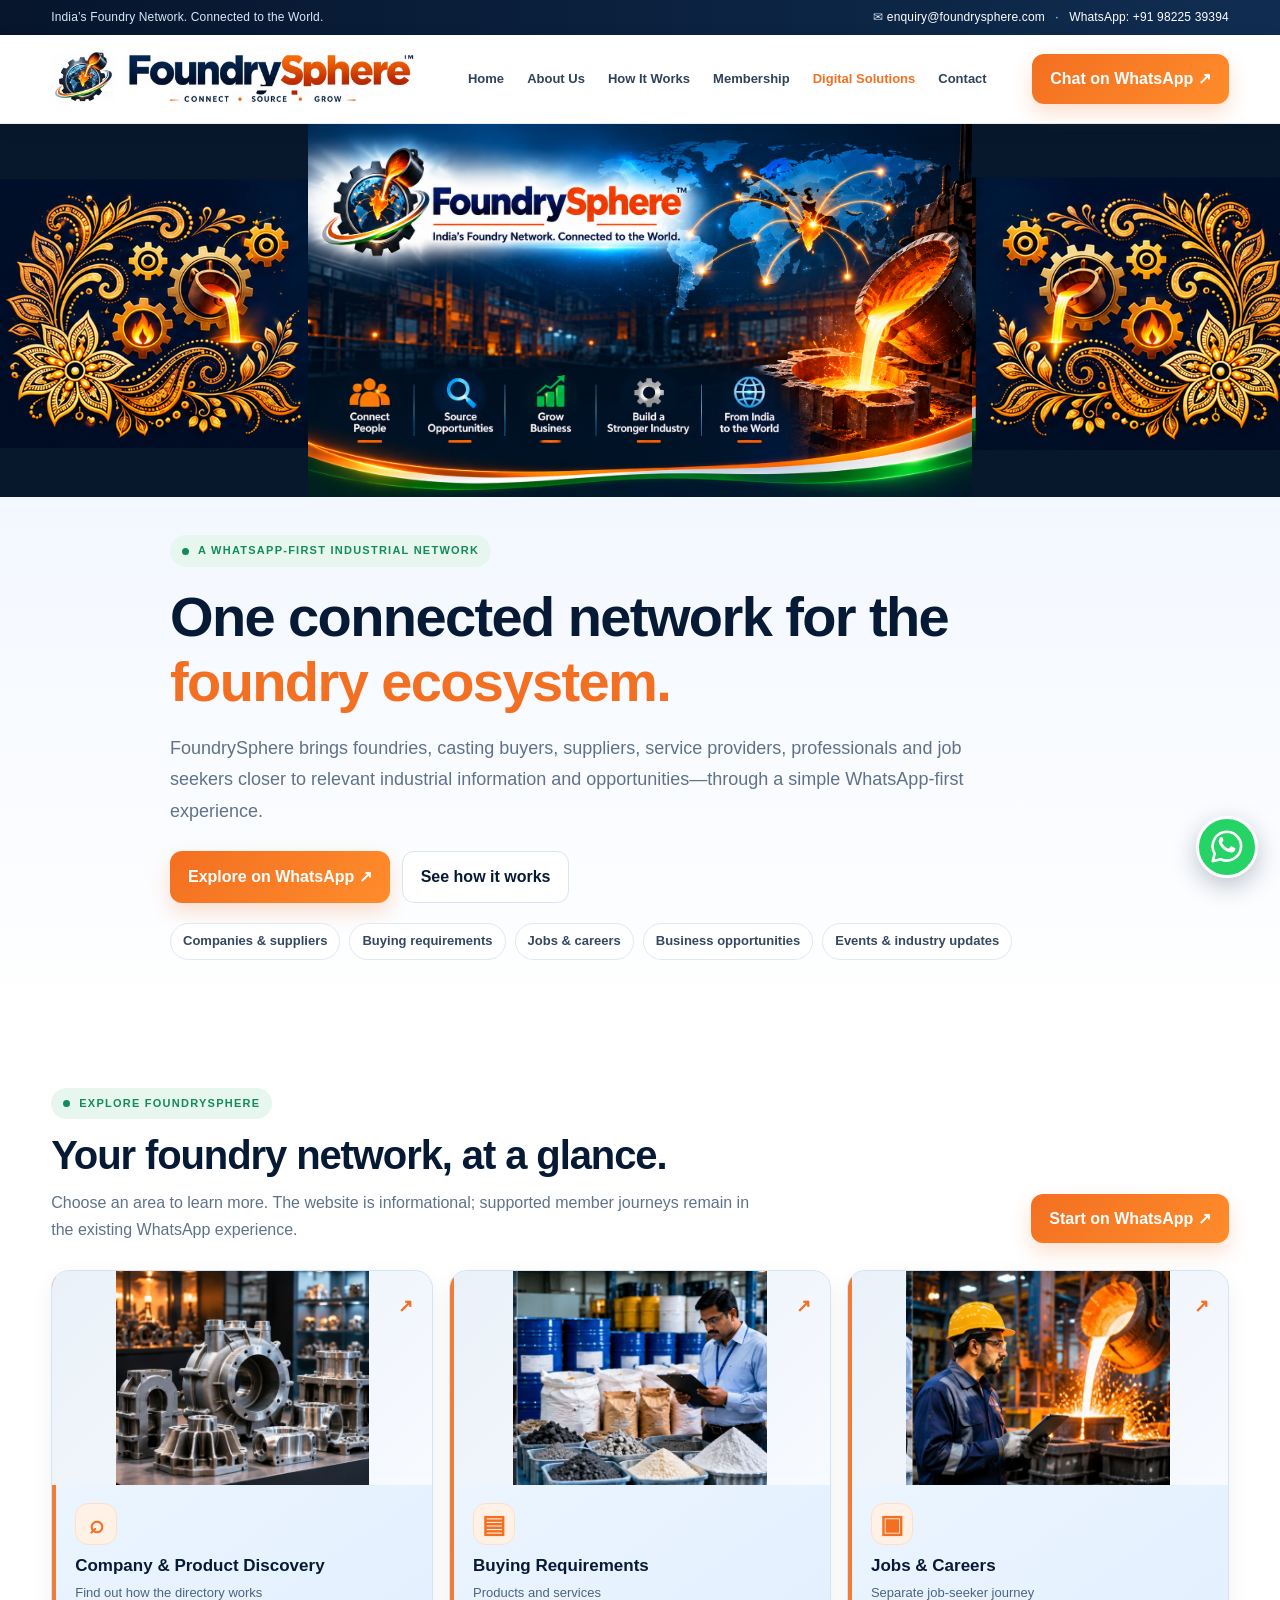
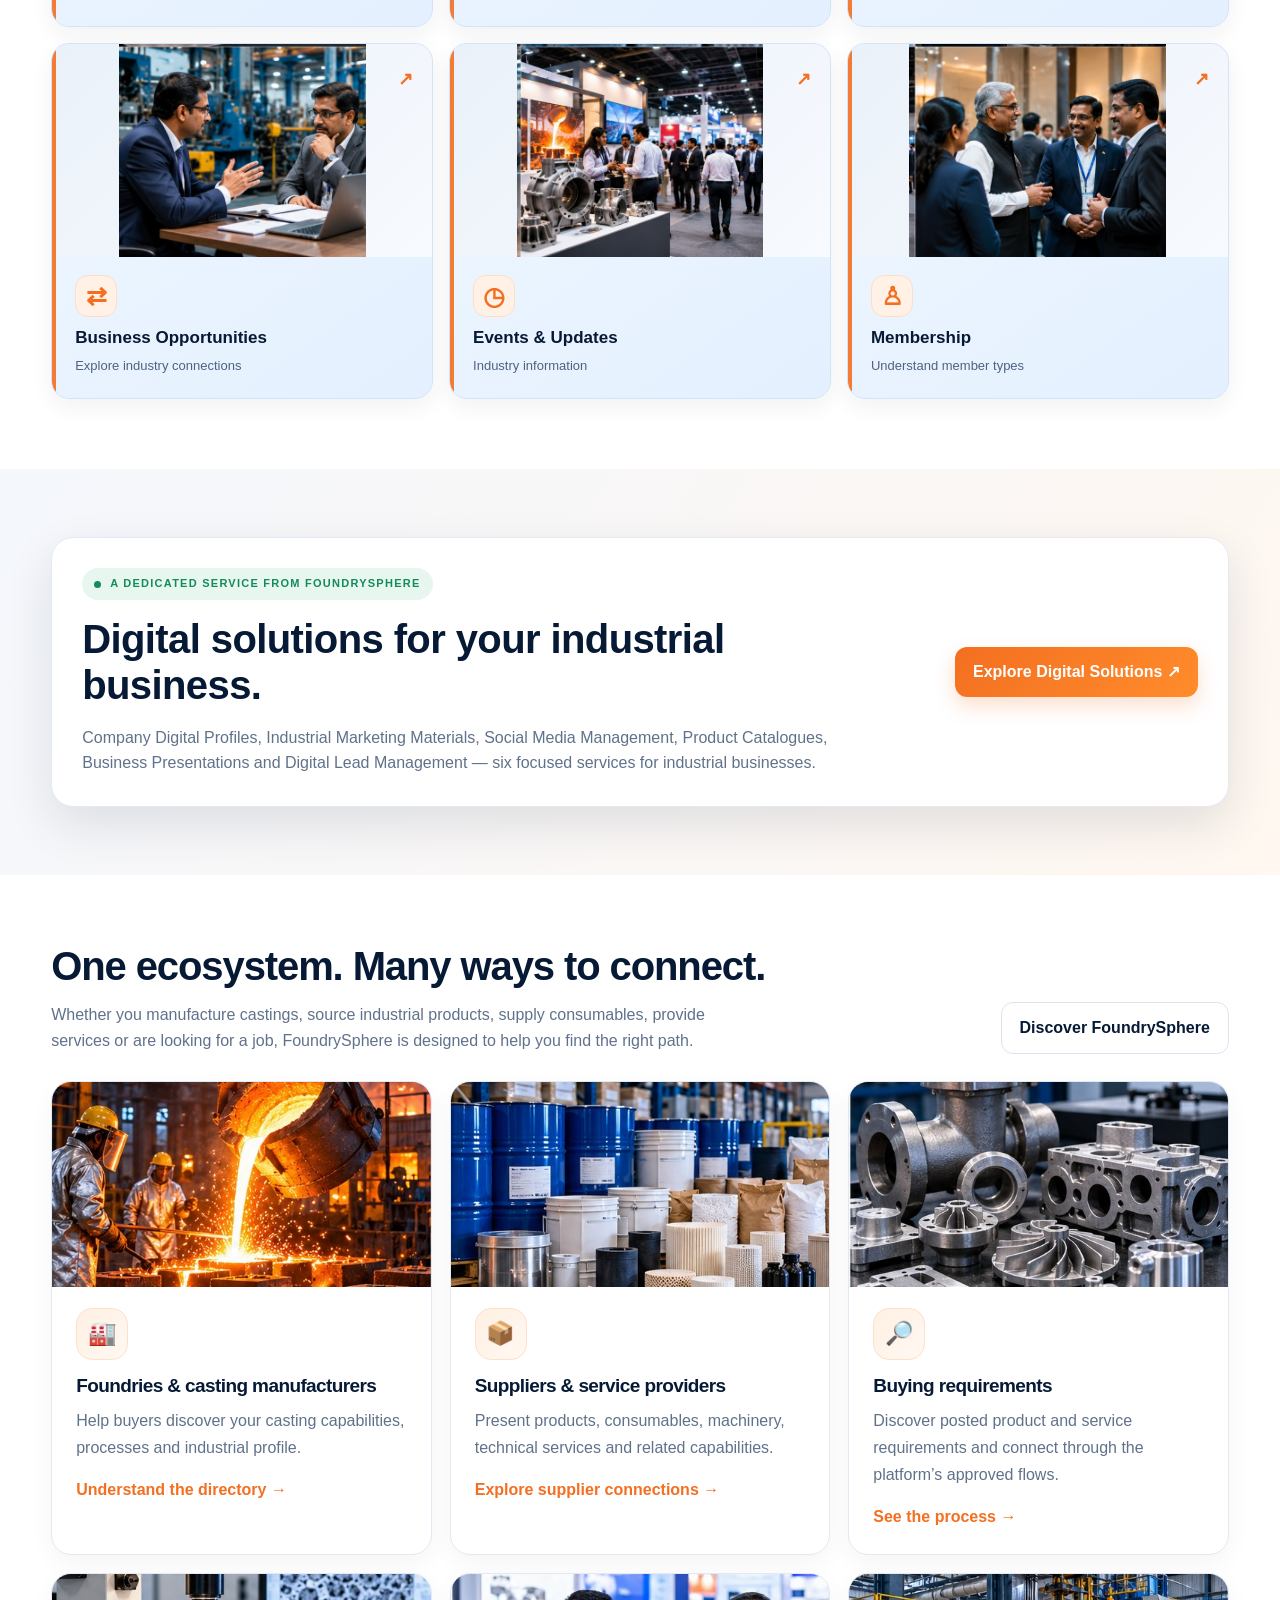
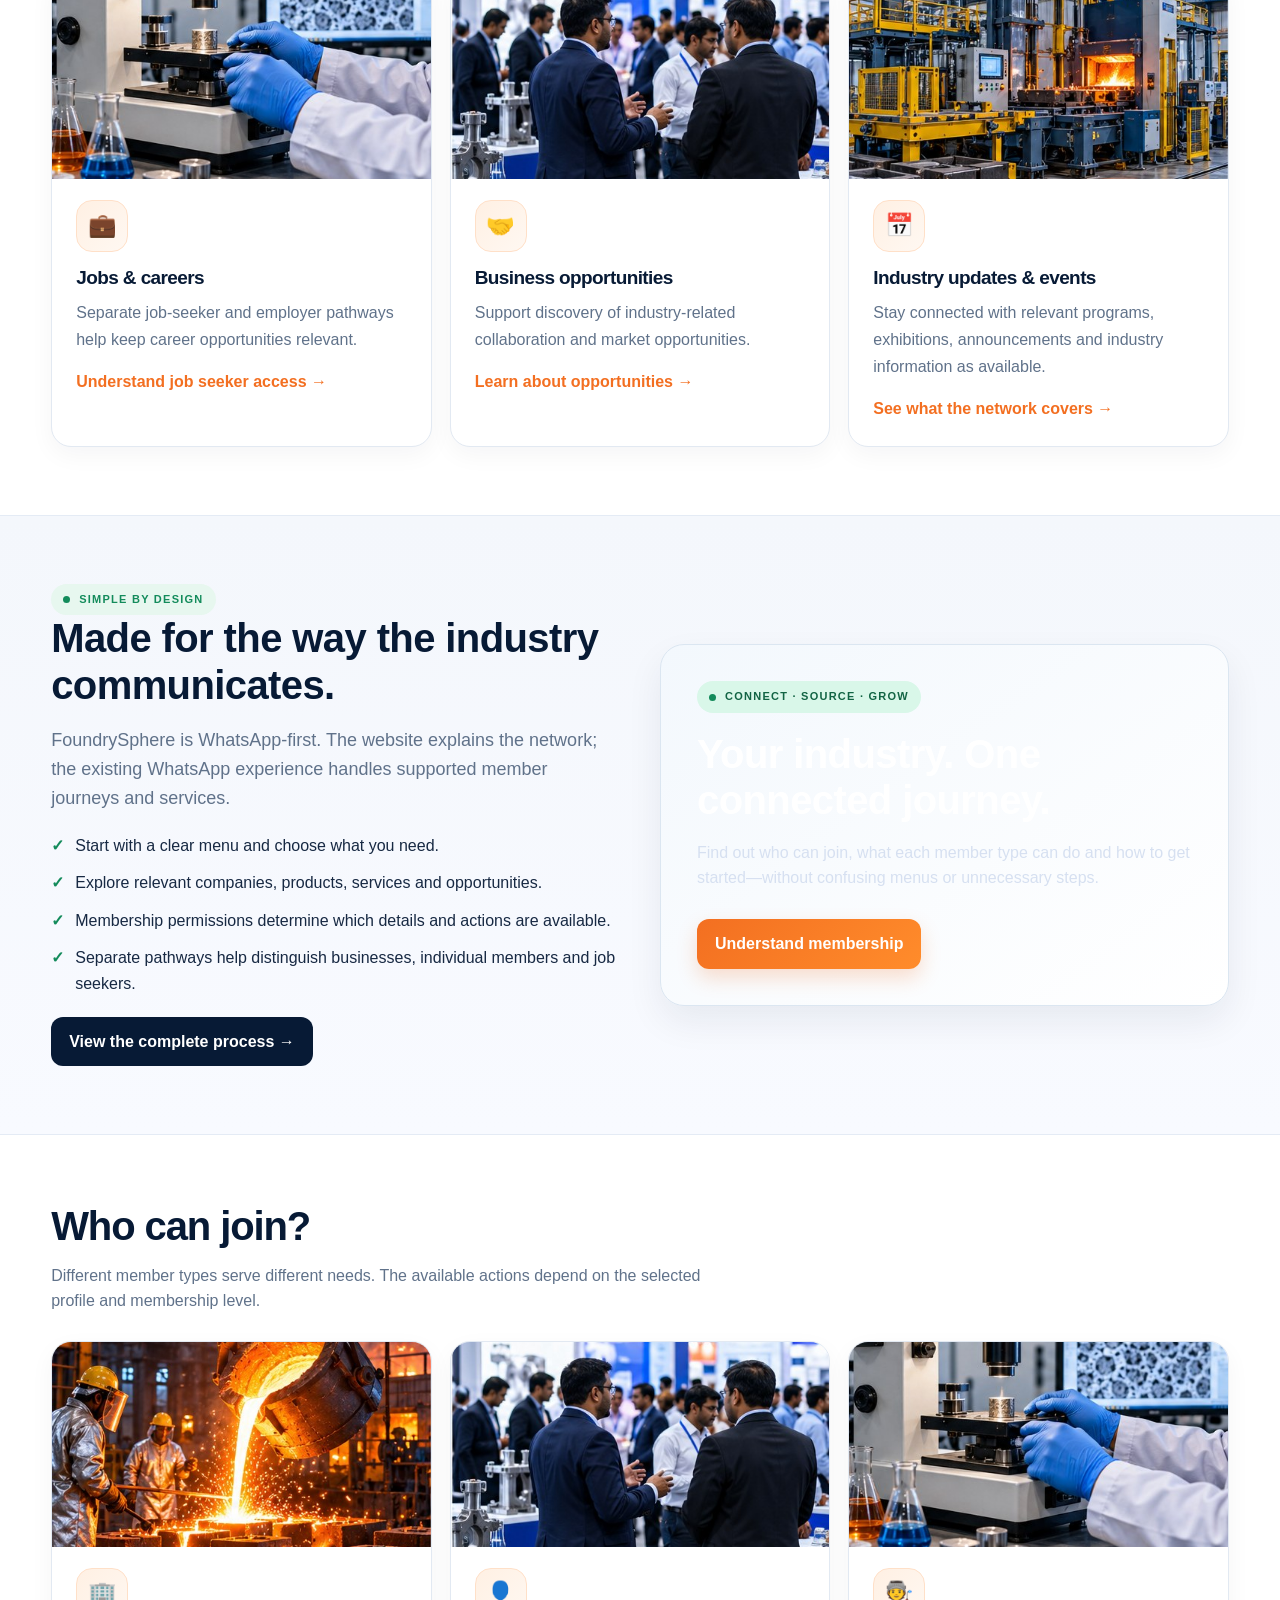
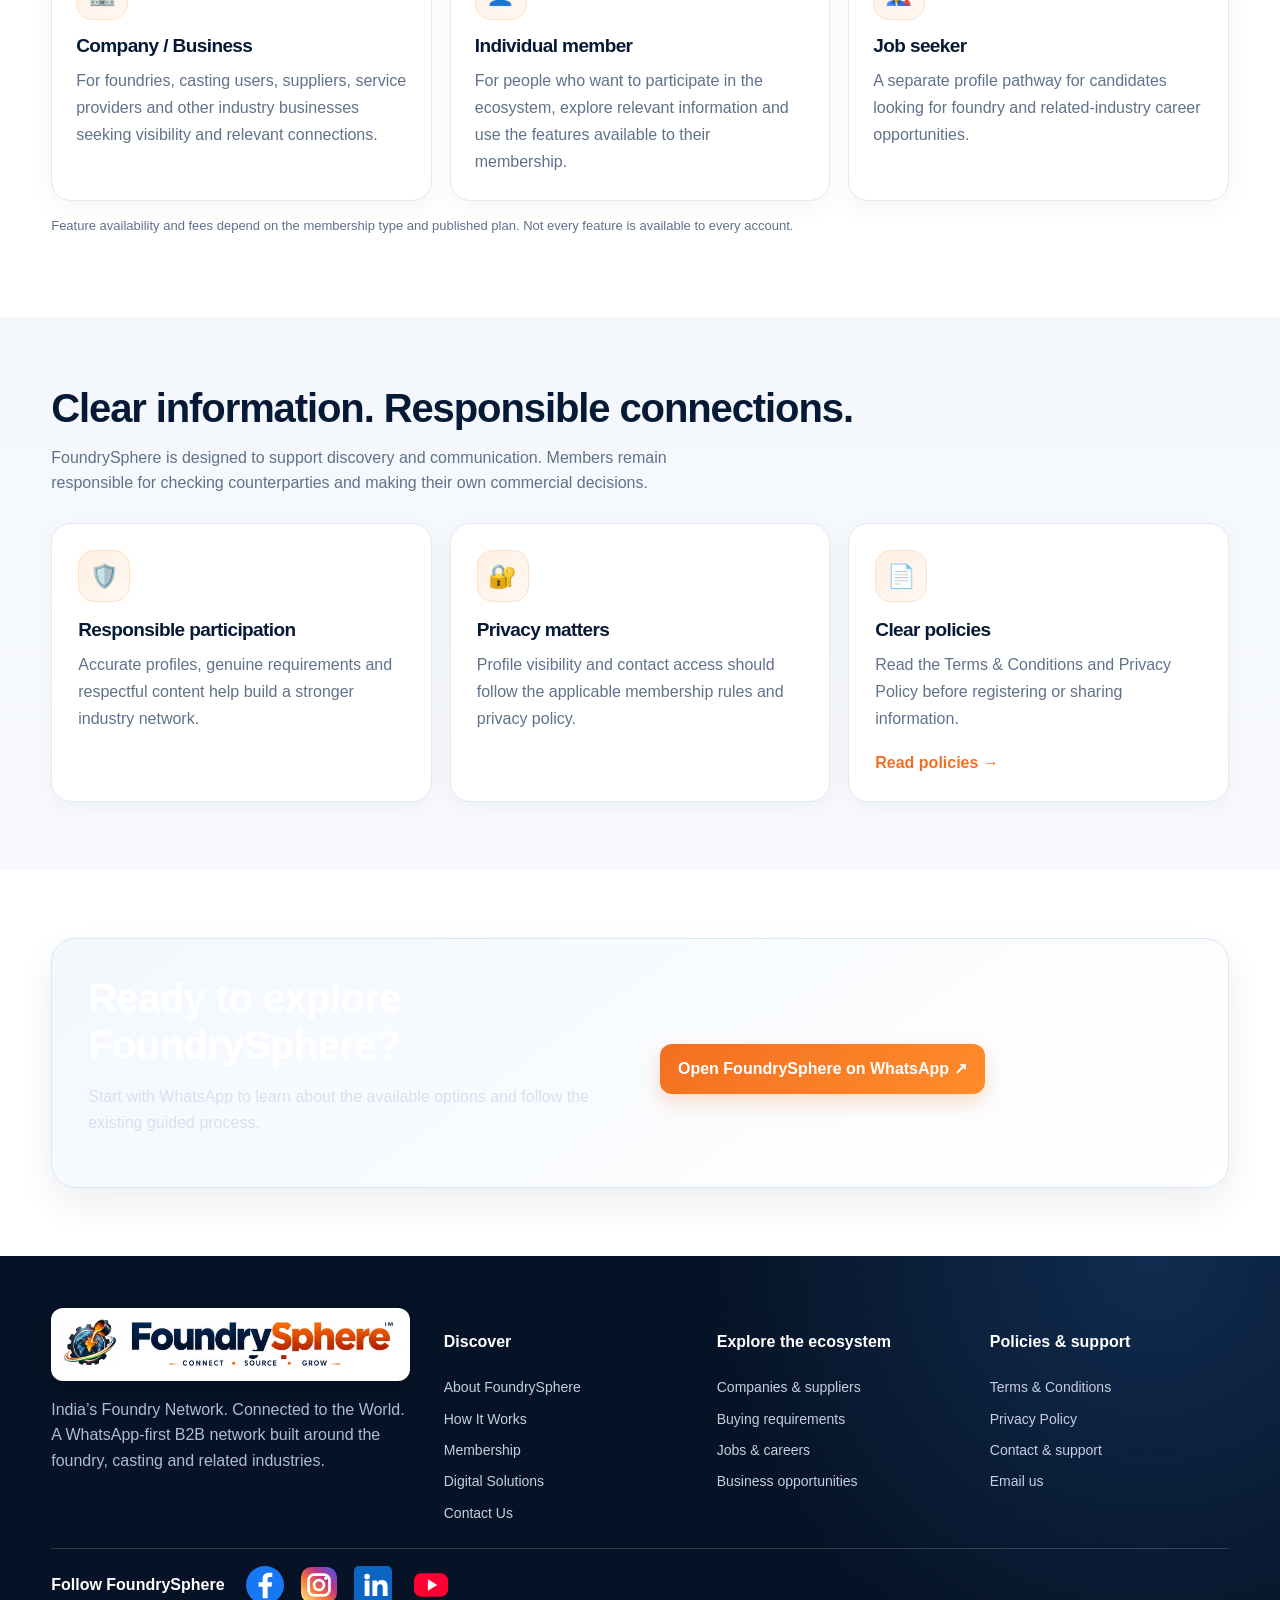
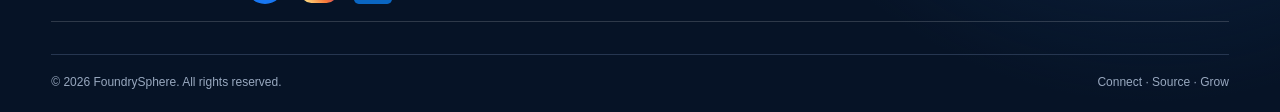
<file: index.html>
<!doctype html>
<html lang="en">
<head>
<meta charset="utf-8"><meta name="viewport" content="width=device-width,initial-scale=1">
<meta name="theme-color" content="#0a1830">
<title>India’s Foundry Network | FoundrySphere</title><meta name="description" content="Discover the FoundrySphere WhatsApp-first B2B network for foundries, casting buyers, suppliers, services, jobs and industry opportunities."><link rel="stylesheet" href="styles.css"></head><body>
<div class="topline"><div class="wrap"><span>India’s Foundry Network. Connected to the World.</span><span>✉ <a href="mailto:enquiry@foundrysphere.com">enquiry@foundrysphere.com</a> &nbsp; · &nbsp; <a href="https://wa.me/919822539394" target="_blank" rel="noopener">WhatsApp: +91 98225 39394</a></span></div></div>
<header class="header"><div class="wrap navrow">
<a class="brand" href="index.html" aria-label="FoundrySphere home"><img class="brand-logo" src="assets/foundrysphere-header-logo.jpg" alt="FoundrySphere — Connect · Source · Grow"></a>
<button class="menu-toggle" aria-label="Open navigation menu" aria-expanded="false">☰ Menu</button>
<nav class="navlinks" aria-label="Main navigation">
<a href="index.html">Home</a><a href="about.html">About Us</a><a href="how-it-works.html">How It Works</a><a href="membership.html">Membership</a><a class="digital-nav-link" href="digital-solutions.html">Digital Solutions</a><a href="contact.html">Contact</a>
</nav><div class="navactions"><a class="button button-primary" href="https://wa.me/919822539394" target="_blank" rel="noopener">Chat on WhatsApp ↗</a></div>
</div></header>

<main>
<section class="hero"><div class="wrap">
<div class="hero-banner"><div class="hero-side hero-side-left"><img src="assets/foundrysphere-banner-left-side.png" alt="Traditional industrial mehendi artwork with foundry ladle"></div><div class="hero-center"><img src="assets/foundrysphere-final-banner.png" alt="FoundrySphere — India’s Foundry Network. Connected to the World."></div><div class="hero-side hero-side-right"><img src="assets/foundrysphere-banner-right-side.png" alt="Traditional industrial mehendi artwork with foundry ladle"></div></div>
<div class="hero-copy"><span class="eyebrow">A WhatsApp-first industrial network</span>
<h1>One connected network for the <span style="color:var(--orange)">foundry ecosystem.</span></h1>
<p>FoundrySphere brings foundries, casting buyers, suppliers, service providers, professionals and job seekers closer to relevant industrial information and opportunities—through a simple WhatsApp-first experience.</p>
<div class="hero-ctas"><a class="button button-primary" href="https://wa.me/919822539394" target="_blank" rel="noopener">Explore on WhatsApp ↗</a><a class="button button-light" href="how-it-works.html">See how it works</a></div>
<div class="pill-row"><span class="pill">Companies & suppliers</span><span class="pill">Buying requirements</span><span class="pill">Jobs & careers</span><span class="pill">Business opportunities</span><span class="pill">Events & industry updates</span></div>
</div></div></section>
<section class="quick-dashboard"><div class="wrap"><div class="dashboard-heading"><div><span class="eyebrow">Explore FoundrySphere</span><h2>Your foundry network, at a glance.</h2><p>Choose an area to learn more. The website is informational; supported member journeys remain in the existing WhatsApp experience.</p></div><a class="button button-primary" href="https://wa.me/919822539394" target="_blank" rel="noopener">Start on WhatsApp ↗</a></div><div class="dashboard-grid">
<a class="dashboard-tile tile-featured" href="how-it-works.html#companies"><img class="dashboard-photo" src="assets/company-product-discovery.jpg" alt="Foundry castings and industrial components" loading="lazy"><span class="tile-icon">⌕</span><span class="tile-title">Company & Product Discovery</span><span class="tile-sub">Find out how the directory works</span><span class="tile-arrow">↗</span></a>
<a class="dashboard-tile" href="how-it-works.html#requirements"><img class="dashboard-photo" src="assets/buying-requirements.jpg" alt="Foundry raw materials, consumables and supplies" loading="lazy"><span class="tile-icon">▤</span><span class="tile-title">Buying Requirements</span><span class="tile-sub">Products and services</span><span class="tile-arrow">↗</span></a>
<a class="dashboard-tile" href="how-it-works.html#jobs"><img class="dashboard-photo" src="assets/jobs-careers.jpg" alt="Technical professional inspecting a casting in a laboratory" loading="lazy"><span class="tile-icon">▣</span><span class="tile-title">Jobs & Careers</span><span class="tile-sub">Separate job-seeker journey</span><span class="tile-arrow">↗</span></a>
<a class="dashboard-tile" href="how-it-works.html#opportunities"><img class="dashboard-photo" src="assets/business-opportunities.jpg" alt="Industrial business networking and partnerships" loading="lazy"><span class="tile-icon">⇄</span><span class="tile-title">Business Opportunities</span><span class="tile-sub">Explore industry connections</span><span class="tile-arrow">↗</span></a>
<a class="dashboard-tile" href="how-it-works.html#updates"><img class="dashboard-photo" src="assets/events-updates.jpg" alt="Foundry exhibition and industry event" loading="lazy"><span class="tile-icon">◷</span><span class="tile-title">Events & Updates</span><span class="tile-sub">Industry information</span><span class="tile-arrow">↗</span></a>
<a class="dashboard-tile" href="membership.html"><img class="dashboard-photo" src="assets/membership.jpg" alt="Connected FoundrySphere industrial member community" loading="lazy"><span class="tile-icon">♙</span><span class="tile-title">Membership</span><span class="tile-sub">Understand member types</span><span class="tile-arrow">↗</span></a>
</div></div></section>
<section class="section digital-promo"><div class="wrap digital-promo-inner"><div><span class="eyebrow">A dedicated service from FoundrySphere</span><h2>Digital solutions for your industrial business.</h2><p>Company Digital Profiles, Industrial Marketing Materials, Social Media Management, Product Catalogues, Business Presentations and Digital Lead Management — six focused services for industrial businesses.</p></div><a class="button button-primary" href="digital-solutions.html">Explore Digital Solutions ↗</a></div></section>
<section class="section"><div class="wrap"><div class="section-head"><div><h2>One ecosystem. Many ways to connect.</h2><p>Whether you manufacture castings, source industrial products, supply consumables, provide services or are looking for a job, FoundrySphere is designed to help you find the right path.</p></div><a class="button button-light" href="about.html">Discover FoundrySphere</a></div>
<div class="cards">
<article class="card card-with-photo"><img class="card-photo" src="assets/category-foundry.jpg" alt="Foundry workers pouring molten metal" loading="lazy"><div class="card-icon">🏭</div><h3>Foundries & casting manufacturers</h3><p>Help buyers discover your casting capabilities, processes and industrial profile.</p><a class="more" href="how-it-works.html#companies">Understand the directory →</a></article>
<article class="card card-with-photo"><img class="card-photo" src="assets/category-consumables.jpg" alt="Industrial foundry consumables and materials" loading="lazy"><div class="card-icon">📦</div><h3>Suppliers & service providers</h3><p>Present products, consumables, machinery, technical services and related capabilities.</p><a class="more" href="how-it-works.html#companies">Explore supplier connections →</a></article>
<article class="card card-with-photo"><img class="card-photo" src="assets/category-castings.jpg" alt="Precision metal castings and components" loading="lazy"><div class="card-icon">🔎</div><h3>Buying requirements</h3><p>Discover posted product and service requirements and connect through the platform’s approved flows.</p><a class="more" href="how-it-works.html#requirements">See the process →</a></article>
<article class="card card-with-photo"><img class="card-photo" src="assets/category-laboratory.jpg" alt="Technical professional inspecting a metal sample" loading="lazy"><div class="card-icon">💼</div><h3>Jobs & careers</h3><p>Separate job-seeker and employer pathways help keep career opportunities relevant.</p><a class="more" href="how-it-works.html#jobs">Understand job seeker access →</a></article>
<article class="card card-with-photo"><img class="card-photo" src="assets/category-networking.jpg" alt="Industrial business networking at an exhibition" loading="lazy"><div class="card-icon">🤝</div><h3>Business opportunities</h3><p>Support discovery of industry-related collaboration and market opportunities.</p><a class="more" href="how-it-works.html#opportunities">Learn about opportunities →</a></article>
<article class="card card-with-photo"><img class="card-photo" src="assets/category-machinery.jpg" alt="Modern foundry production facility" loading="lazy"><div class="card-icon">📅</div><h3>Industry updates & events</h3><p>Stay connected with relevant programs, exhibitions, announcements and industry information as available.</p><a class="more" href="how-it-works.html#updates">See what the network covers →</a></article>
</div></div></section>
<section class="section alt"><div class="wrap split"><div><span class="eyebrow">Simple by design</span><h2>Made for the way the industry communicates.</h2><p class="section-intro">FoundrySphere is WhatsApp-first. The website explains the network; the existing WhatsApp experience handles supported member journeys and services.</p><ul class="feature-list"><li><span class="tick">✓</span><span>Start with a clear menu and choose what you need.</span></li><li><span class="tick">✓</span><span>Explore relevant companies, products, services and opportunities.</span></li><li><span class="tick">✓</span><span>Membership permissions determine which details and actions are available.</span></li><li><span class="tick">✓</span><span>Separate pathways help distinguish businesses, individual members and job seekers.</span></li></ul><a class="button button-dark" href="how-it-works.html">View the complete process →</a></div><div class="callout"><span class="eyebrow" style="background:#d9f7e9;color:#126444">Connect · Source · Grow</span><h2 style="margin-top:18px">Your industry. One connected journey.</h2><p>Find out who can join, what each member type can do and how to get started—without confusing menus or unnecessary steps.</p><a class="button button-primary" href="membership.html">Understand membership</a></div></div></section>
<section class="section"><div class="wrap"><div class="section-head"><div><h2>Who can join?</h2><p>Different member types serve different needs. The available actions depend on the selected profile and membership level.</p></div></div><div class="cards">
<article class="card card-with-photo"><img class="card-photo" src="assets/category-foundry.jpg" alt="Foundry and industrial business" loading="lazy"><div class="card-icon">🏢</div><h3>Company / Business</h3><p>For foundries, casting users, suppliers, service providers and other industry businesses seeking visibility and relevant connections.</p></article>
<article class="card card-with-photo"><img class="card-photo" src="assets/category-networking.jpg" alt="Industry professionals connecting" loading="lazy"><div class="card-icon">👤</div><h3>Individual member</h3><p>For people who want to participate in the ecosystem, explore relevant information and use the features available to their membership.</p></article>
<article class="card card-with-photo"><img class="card-photo" src="assets/category-laboratory.jpg" alt="Technical career in the foundry industry" loading="lazy"><div class="card-icon">🧑‍🏭</div><h3>Job seeker</h3><p>A separate profile pathway for candidates looking for foundry and related-industry career opportunities.</p></article>
</div><p class="price-note">Feature availability and fees depend on the membership type and published plan. Not every feature is available to every account.</p></div></section>
<section class="section alt"><div class="wrap"><div class="section-head"><div><h2>Clear information. Responsible connections.</h2><p>FoundrySphere is designed to support discovery and communication. Members remain responsible for checking counterparties and making their own commercial decisions.</p></div></div><div class="cards">
<article class="card"><div class="card-icon">🛡️</div><h3>Responsible participation</h3><p>Accurate profiles, genuine requirements and respectful content help build a stronger industry network.</p></article>
<article class="card"><div class="card-icon">🔐</div><h3>Privacy matters</h3><p>Profile visibility and contact access should follow the applicable membership rules and privacy policy.</p></article>
<article class="card"><div class="card-icon">📄</div><h3>Clear policies</h3><p>Read the Terms & Conditions and Privacy Policy before registering or sharing information.</p><a class="more" href="terms.html">Read policies →</a></article>
</div></div></section>
<section class="section"><div class="wrap"><div class="callout"><div class="split"><div><h2>Ready to explore FoundrySphere?</h2><p>Start with WhatsApp to learn about the available options and follow the existing guided process.</p></div><div style="align-self:center"><a class="button button-primary" href="https://wa.me/919822539394" target="_blank" rel="noopener">Open FoundrySphere on WhatsApp ↗</a></div></div></div></div></section>


</main>

<footer class="footer"><div class="wrap"><div class="footer-grid">
<div><a class="brand" href="index.html"><img class="brand-logo brand-logo-footer" src="assets/foundrysphere-header-logo.jpg" alt="FoundrySphere — Connect · Source · Grow"></a><p>India’s Foundry Network. Connected to the World. A WhatsApp-first B2B network built around the foundry, casting and related industries.</p></div>
<div><h4>Discover</h4><div class="footer-links"><a href="about.html">About FoundrySphere</a><a href="how-it-works.html">How It Works</a><a href="membership.html">Membership</a><a href="digital-solutions.html">Digital Solutions</a><a href="contact.html">Contact Us</a></div></div>
<div><h4>Explore the ecosystem</h4><div class="footer-links"><a href="how-it-works.html#companies">Companies & suppliers</a><a href="how-it-works.html#requirements">Buying requirements</a><a href="how-it-works.html#jobs">Jobs & careers</a><a href="how-it-works.html#opportunities">Business opportunities</a></div></div>
<div><h4>Policies & support</h4><div class="footer-links"><a href="terms.html">Terms & Conditions</a><a href="privacy.html">Privacy Policy</a><a href="contact.html">Contact & support</a><a href="mailto:enquiry@foundrysphere.com">Email us</a></div></div>
</div><div class="footer-bottom"><span>© <span data-year>2026</span> FoundrySphere. All rights reserved.</span><span>Connect · Source · Grow</span></div></div></footer>
<script src="script.js"></script>
</body></html>
</file>
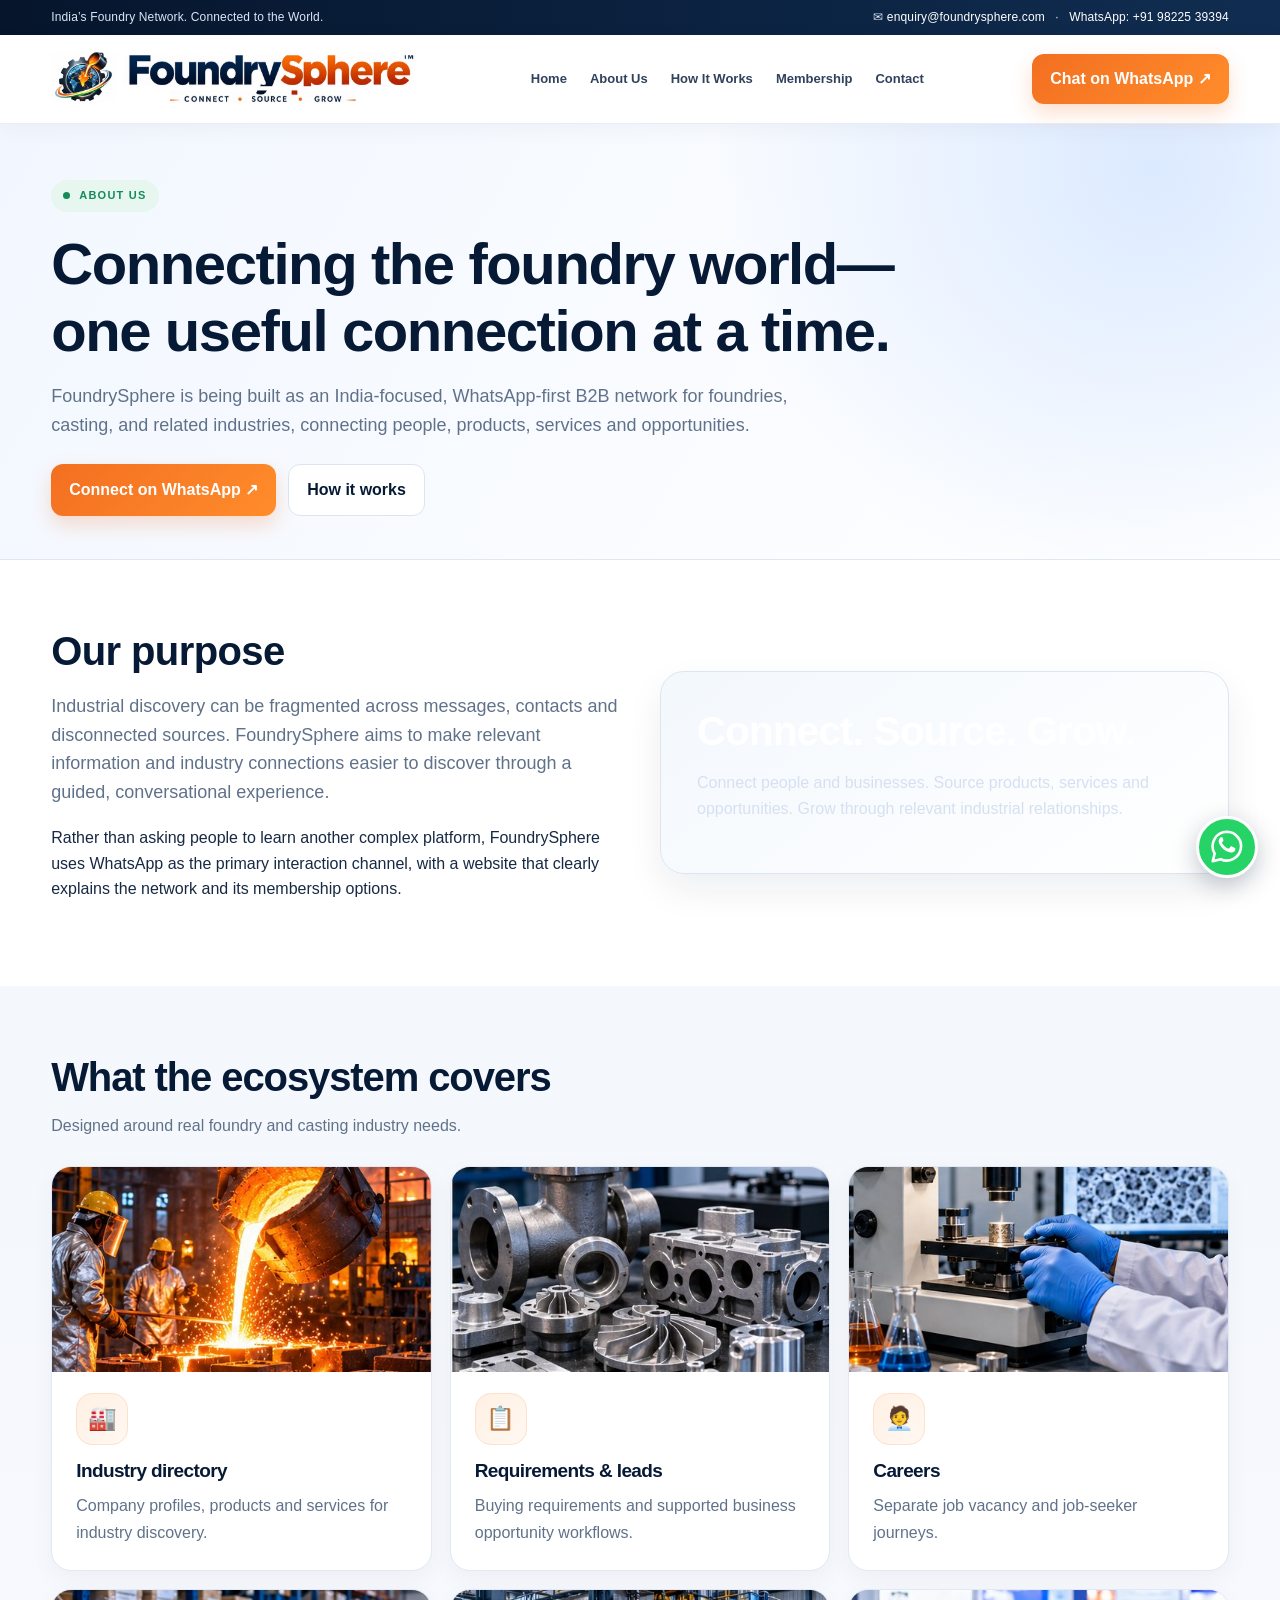
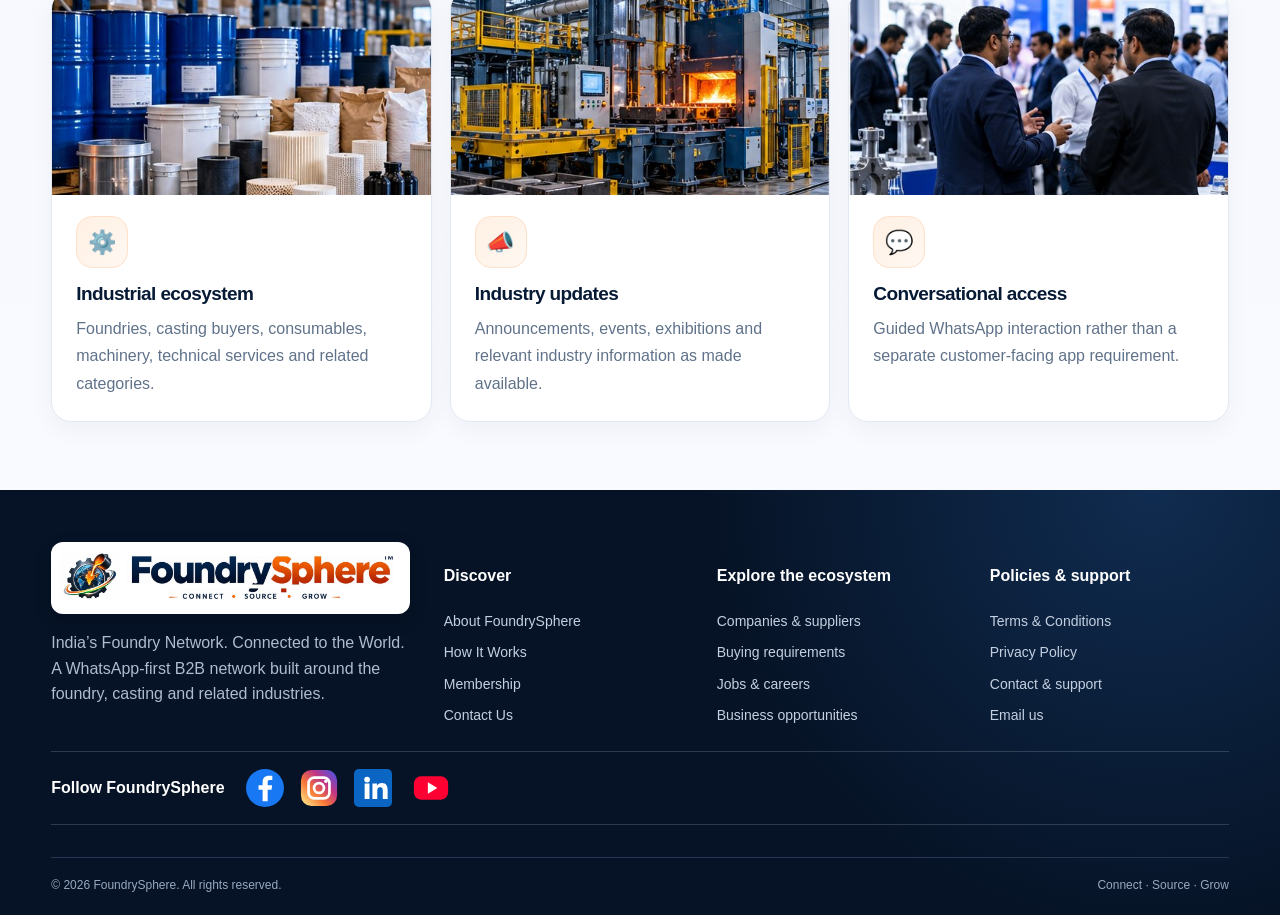
<file: about.html>
<!doctype html>
<html lang="en">
<head>
<meta charset="utf-8"><meta name="viewport" content="width=device-width,initial-scale=1">
<meta name="theme-color" content="#0a1830">
<title>About Us | FoundrySphere</title><meta name="description" content="Learn about FoundrySphere’s purpose and WhatsApp-first industrial network."><link rel="stylesheet" href="styles.css"></head><body>
<div class="topline"><div class="wrap"><span>India’s Foundry Network. Connected to the World.</span><span>✉ <a href="mailto:enquiry@foundrysphere.com">enquiry@foundrysphere.com</a> &nbsp; · &nbsp; <a href="https://wa.me/919822539394" target="_blank" rel="noopener">WhatsApp: +91 98225 39394</a></span></div></div>
<header class="header"><div class="wrap navrow">
<a class="brand" href="index.html" aria-label="FoundrySphere home"><img class="brand-logo" src="assets/foundrysphere-header-logo.jpg" alt="FoundrySphere — Connect · Source · Grow"></a>
<button class="menu-toggle" aria-label="Open navigation menu" aria-expanded="false">☰ Menu</button>
<nav class="navlinks" aria-label="Main navigation">
<a href="index.html">Home</a><a href="about.html">About Us</a><a href="how-it-works.html">How It Works</a><a href="membership.html">Membership</a><a href="contact.html">Contact</a>
</nav><div class="navactions"><a class="button button-primary" href="https://wa.me/919822539394" target="_blank" rel="noopener">Chat on WhatsApp ↗</a></div>
</div></header>

<main><section class="page-hero"><div class="wrap"><span class="eyebrow">About us</span><h1>Connecting the foundry world—one useful connection at a time.</h1><p>FoundrySphere is being built as an India-focused, WhatsApp-first B2B network for foundries, casting, and related industries, connecting people, products, services and opportunities.</p><div class="hero-ctas"><a class="button button-primary" href="https://wa.me/919822539394" target="_blank" rel="noopener">Connect on WhatsApp ↗</a><a class="button button-light" href="how-it-works.html">How it works</a></div></div></section>
<section class="section"><div class="wrap split"><div><h2>Our purpose</h2><p class="section-intro">Industrial discovery can be fragmented across messages, contacts and disconnected sources. FoundrySphere aims to make relevant information and industry connections easier to discover through a guided, conversational experience.</p><p>Rather than asking people to learn another complex platform, FoundrySphere uses WhatsApp as the primary interaction channel, with a website that clearly explains the network and its membership options.</p></div><div class="callout"><h2>Connect. Source. Grow.</h2><p>Connect people and businesses. Source products, services and opportunities. Grow through relevant industrial relationships.</p></div></div></section>
<section class="section alt"><div class="wrap"><div class="section-head"><div><h2>What the ecosystem covers</h2><p>Designed around real foundry and casting industry needs.</p></div></div><div class="cards"><article class="card card-with-photo"><img class="card-photo" src="assets/category-foundry.jpg" alt="Foundry and casting production" loading="lazy"><div class="card-icon">🏭</div><h3>Industry directory</h3><p>Company profiles, products and services for industry discovery.</p></article><article class="card card-with-photo"><img class="card-photo" src="assets/category-castings.jpg" alt="Metal castings and industrial products" loading="lazy"><div class="card-icon">📋</div><h3>Requirements & leads</h3><p>Buying requirements and supported business opportunity workflows.</p></article><article class="card card-with-photo"><img class="card-photo" src="assets/category-laboratory.jpg" alt="Technical work in a laboratory" loading="lazy"><div class="card-icon">🧑‍💼</div><h3>Careers</h3><p>Separate job vacancy and job-seeker journeys.</p></article><article class="card card-with-photo"><img class="card-photo" src="assets/category-consumables.jpg" alt="Foundry consumables and industrial materials" loading="lazy"><div class="card-icon">⚙️</div><h3>Industrial ecosystem</h3><p>Foundries, casting buyers, consumables, machinery, technical services and related categories.</p></article><article class="card card-with-photo"><img class="card-photo" src="assets/category-machinery.jpg" alt="Modern foundry industry" loading="lazy"><div class="card-icon">📣</div><h3>Industry updates</h3><p>Announcements, events, exhibitions and relevant industry information as made available.</p></article><article class="card card-with-photo"><img class="card-photo" src="assets/category-networking.jpg" alt="Industry professionals meeting" loading="lazy"><div class="card-icon">💬</div><h3>Conversational access</h3><p>Guided WhatsApp interaction rather than a separate customer-facing app requirement.</p></article></div></div></section></main>

<footer class="footer"><div class="wrap"><div class="footer-grid">
<div><a class="brand" href="index.html"><img class="brand-logo brand-logo-footer" src="assets/foundrysphere-header-logo.jpg" alt="FoundrySphere — Connect · Source · Grow"></a><p>India’s Foundry Network. Connected to the World. A WhatsApp-first B2B network built around the foundry, casting and related industries.</p></div>
<div><h4>Discover</h4><div class="footer-links"><a href="about.html">About FoundrySphere</a><a href="how-it-works.html">How It Works</a><a href="membership.html">Membership</a><a href="contact.html">Contact Us</a></div></div>
<div><h4>Explore the ecosystem</h4><div class="footer-links"><a href="how-it-works.html#companies">Companies & suppliers</a><a href="how-it-works.html#requirements">Buying requirements</a><a href="how-it-works.html#jobs">Jobs & careers</a><a href="how-it-works.html#opportunities">Business opportunities</a></div></div>
<div><h4>Policies & support</h4><div class="footer-links"><a href="terms.html">Terms & Conditions</a><a href="privacy.html">Privacy Policy</a><a href="contact.html">Contact & support</a><a href="mailto:enquiry@foundrysphere.com">Email us</a></div></div>
</div><div class="footer-bottom"><span>© <span data-year>2026</span> FoundrySphere. All rights reserved.</span><span>Connect · Source · Grow</span></div></div></footer>
<script src="script.js"></script>
</body></html>
</file>
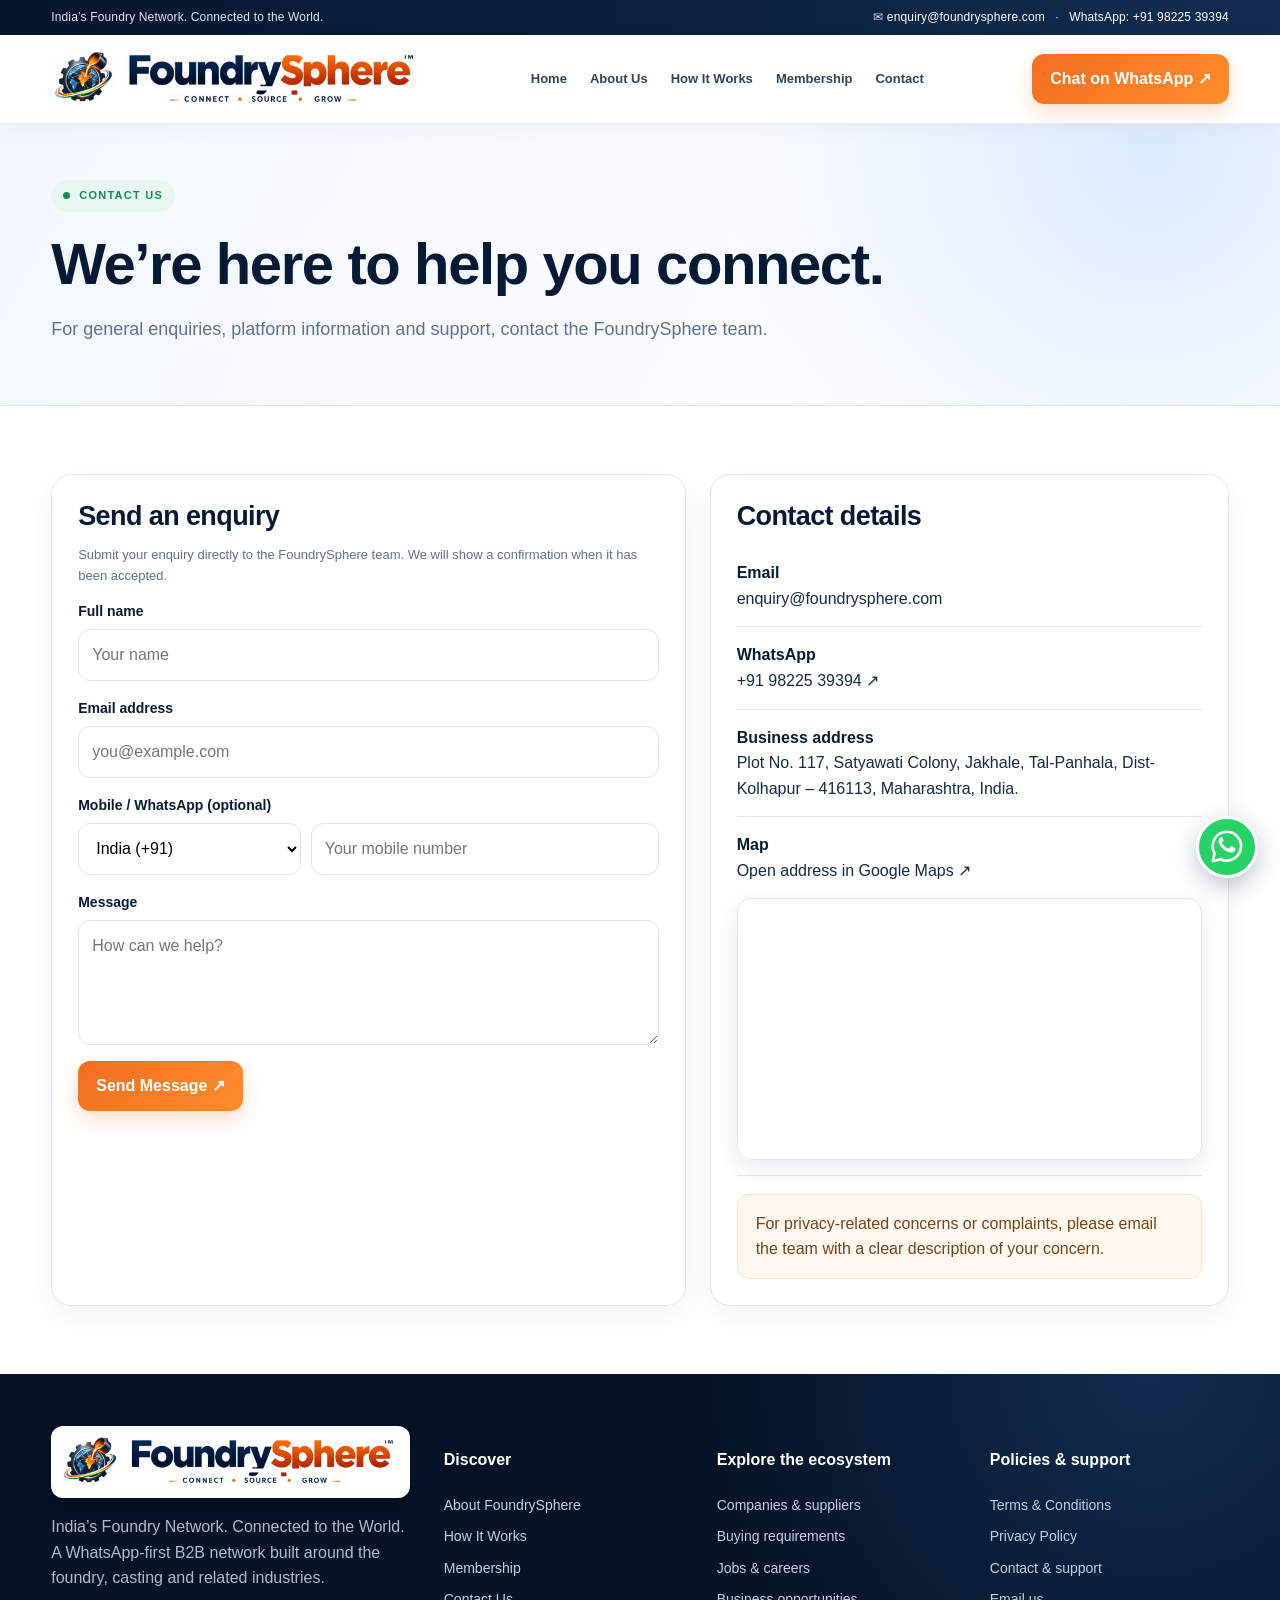
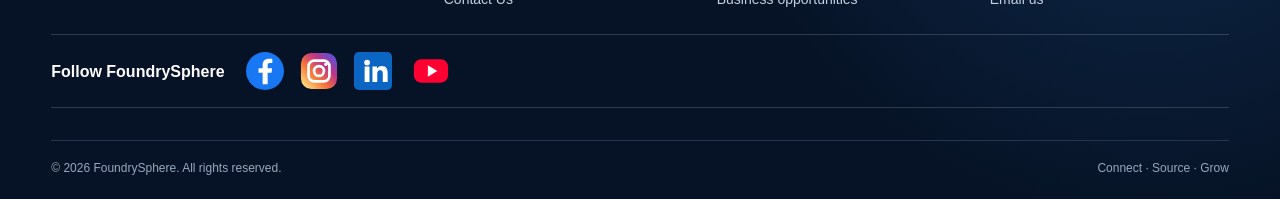
<file: contact.html>
<!doctype html>
<html lang="en">
<head>
<meta charset="utf-8"><meta name="viewport" content="width=device-width,initial-scale=1">
<meta name="theme-color" content="#0a1830">
<title>Contact Us | FoundrySphere</title><meta name="description" content="Contact FoundrySphere by email, WhatsApp or business address."><link rel="stylesheet" href="styles.css"></head><body>
<div class="topline"><div class="wrap"><span>India’s Foundry Network. Connected to the World.</span><span>✉ <a href="mailto:enquiry@foundrysphere.com">enquiry@foundrysphere.com</a> &nbsp; · &nbsp; <a href="https://wa.me/919822539394" target="_blank" rel="noopener">WhatsApp: +91 98225 39394</a></span></div></div>
<header class="header"><div class="wrap navrow">
<a class="brand" href="index.html" aria-label="FoundrySphere home"><img class="brand-logo" src="assets/foundrysphere-header-logo.jpg" alt="FoundrySphere — Connect · Source · Grow"></a>
<button class="menu-toggle" aria-label="Open navigation menu" aria-expanded="false">☰ Menu</button>
<nav class="navlinks" aria-label="Main navigation">
<a href="index.html">Home</a><a href="about.html">About Us</a><a href="how-it-works.html">How It Works</a><a href="membership.html">Membership</a><a href="contact.html">Contact</a>
</nav><div class="navactions"><a class="button button-primary" href="https://wa.me/919822539394" target="_blank" rel="noopener">Chat on WhatsApp ↗</a></div>
</div></header>

<main><section class="page-hero"><div class="wrap"><span class="eyebrow">Contact us</span><h1>We’re here to help you connect.</h1><p>For general enquiries, platform information and support, contact the FoundrySphere team.</p></div></section>
<section class="section"><div class="wrap contact-grid"><form class="form-card" id="contact-form"><h2 style="font-size:27px">Send an enquiry</h2><p class="small">Submit your enquiry directly to the FoundrySphere team. We will show a confirmation when it has been accepted.</p><div class="field"><label for="name">Full name</label><input id="name" name="name" required placeholder="Your name"></div><div class="field"><label for="email">Email address</label><input id="email" name="email" type="email" required placeholder="you@example.com"></div><div class="field"><label for="phone">Mobile / WhatsApp (optional)</label><div class="phone-row"><select id="country-code" name="country-code" aria-label="Country calling code"><option value="+91" selected>India (+91)</option><option value="+1">United States / Canada (+1)</option><option value="+44">United Kingdom (+44)</option><option value="+61">Australia (+61)</option><option value="+64">New Zealand (+64)</option><option value="+27">South Africa (+27)</option><option value="+971">United Arab Emirates (+971)</option><option value="+966">Saudi Arabia (+966)</option><option value="+974">Qatar (+974)</option><option value="+965">Kuwait (+965)</option><option value="+973">Bahrain (+973)</option><option value="+968">Oman (+968)</option><option value="+65">Singapore (+65)</option><option value="+60">Malaysia (+60)</option><option value="+62">Indonesia (+62)</option><option value="+66">Thailand (+66)</option><option value="+63">Philippines (+63)</option><option value="+84">Vietnam (+84)</option><option value="+81">Japan (+81)</option><option value="+82">South Korea (+82)</option><option value="+86">China (+86)</option><option value="+92">Pakistan (+92)</option><option value="+880">Bangladesh (+880)</option><option value="+94">Sri Lanka (+94)</option><option value="+977">Nepal (+977)</option><option value="+49">Germany (+49)</option><option value="+33">France (+33)</option><option value="+39">Italy (+39)</option><option value="+34">Spain (+34)</option><option value="+31">Netherlands (+31)</option><option value="+41">Switzerland (+41)</option><option value="+46">Sweden (+46)</option><option value="+47">Norway (+47)</option><option value="+45">Denmark (+45)</option><option value="+353">Ireland (+353)</option><option value="+7">Russia / Kazakhstan (+7)</option><option value="+90">Turkey (+90)</option><option value="+972">Israel (+972)</option><option value="+20">Egypt (+20)</option><option value="+234">Nigeria (+234)</option><option value="+254">Kenya (+254)</option><option value="+233">Ghana (+233)</option><option value="+212">Morocco (+212)</option><option value="+55">Brazil (+55)</option><option value="+52">Mexico (+52)</option><option value="+54">Argentina (+54)</option><option value="+56">Chile (+56)</option><option value="+57">Colombia (+57)</option><option value="other">Other country code (enter manually)</option></select><input id="custom-country-code" name="custom-country-code" type="text" inputmode="tel" placeholder="+ country code" aria-label="Custom country calling code" hidden><input id="phone" name="phone" type="tel" inputmode="tel" placeholder="Your mobile number"></div></div><div class="field"><label for="message">Message</label><textarea id="message" name="message" required placeholder="How can we help?"></textarea></div><button class="button button-primary" type="submit">Send Message ↗</button><p id="contact-form-status" class="small" role="status" aria-live="polite"></p></form>
<aside class="contact-card"><h2 style="font-size:27px">Contact details</h2><div class="contact-item"><strong>Email</strong><a href="mailto:enquiry@foundrysphere.com">enquiry@foundrysphere.com</a></div><div class="contact-item"><strong>WhatsApp</strong><a href="https://wa.me/919822539394" target="_blank" rel="noopener">+91 98225 39394 ↗</a></div><div class="contact-item"><strong>Business address</strong><span>Plot No. 117, Satyawati Colony, Jakhale, Tal-Panhala, Dist-Kolhapur – 416113, Maharashtra, India.</span></div><div class="contact-item"><strong>Map</strong><a href="https://maps.google.com/?q=Plot+No.+117,+Satyawati+Colony,+Jakhale,+Panhala,+Kolhapur,+Maharashtra+416113" target="_blank" rel="noopener">Open address in Google Maps ↗</a><div class="map-frame"><iframe title="FoundrySphere business address map" loading="lazy" referrerpolicy="no-referrer-when-downgrade" src="https://maps.google.com/maps?q=Plot%20No.%20117%2C%20Satyawati%20Colony%2C%20Jakhale%2C%20Panhala%2C%20Kolhapur%2C%20Maharashtra%20416113&output=embed"></iframe></div></div><div class="notice" style="margin-top:18px">For privacy-related concerns or complaints, please email the team with a clear description of your concern.</div></aside></div></section>

</main>

<footer class="footer"><div class="wrap"><div class="footer-grid">
<div><a class="brand" href="index.html"><img class="brand-logo brand-logo-footer" src="assets/foundrysphere-header-logo.jpg" alt="FoundrySphere — Connect · Source · Grow"></a><p>India’s Foundry Network. Connected to the World. A WhatsApp-first B2B network built around the foundry, casting and related industries.</p></div>
<div><h4>Discover</h4><div class="footer-links"><a href="about.html">About FoundrySphere</a><a href="how-it-works.html">How It Works</a><a href="membership.html">Membership</a><a href="contact.html">Contact Us</a></div></div>
<div><h4>Explore the ecosystem</h4><div class="footer-links"><a href="how-it-works.html#companies">Companies & suppliers</a><a href="how-it-works.html#requirements">Buying requirements</a><a href="how-it-works.html#jobs">Jobs & careers</a><a href="how-it-works.html#opportunities">Business opportunities</a></div></div>
<div><h4>Policies & support</h4><div class="footer-links"><a href="terms.html">Terms & Conditions</a><a href="privacy.html">Privacy Policy</a><a href="contact.html">Contact & support</a><a href="mailto:enquiry@foundrysphere.com">Email us</a></div></div>
</div><div class="footer-bottom"><span>© <span data-year>2026</span> FoundrySphere. All rights reserved.</span><span>Connect · Source · Grow</span></div></div></footer>
<script src="script.js"></script>
</body></html>
</file>
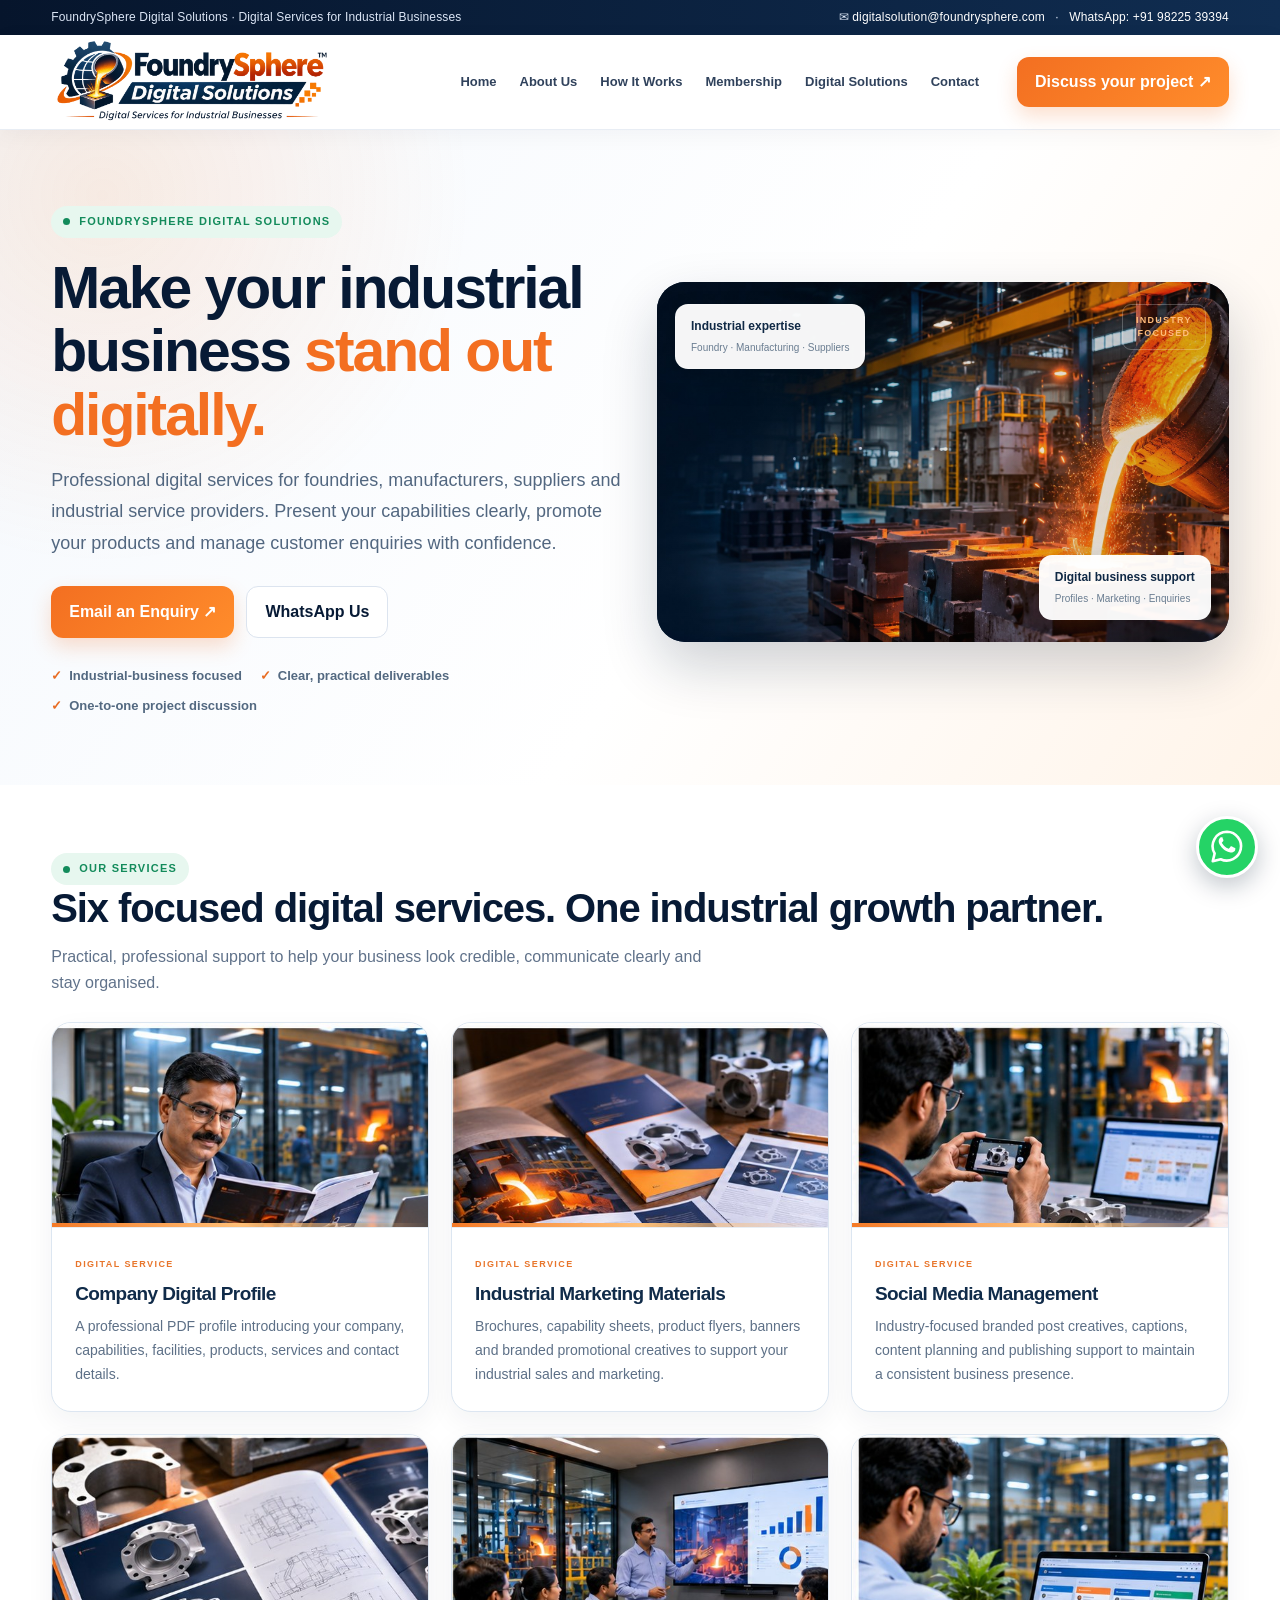
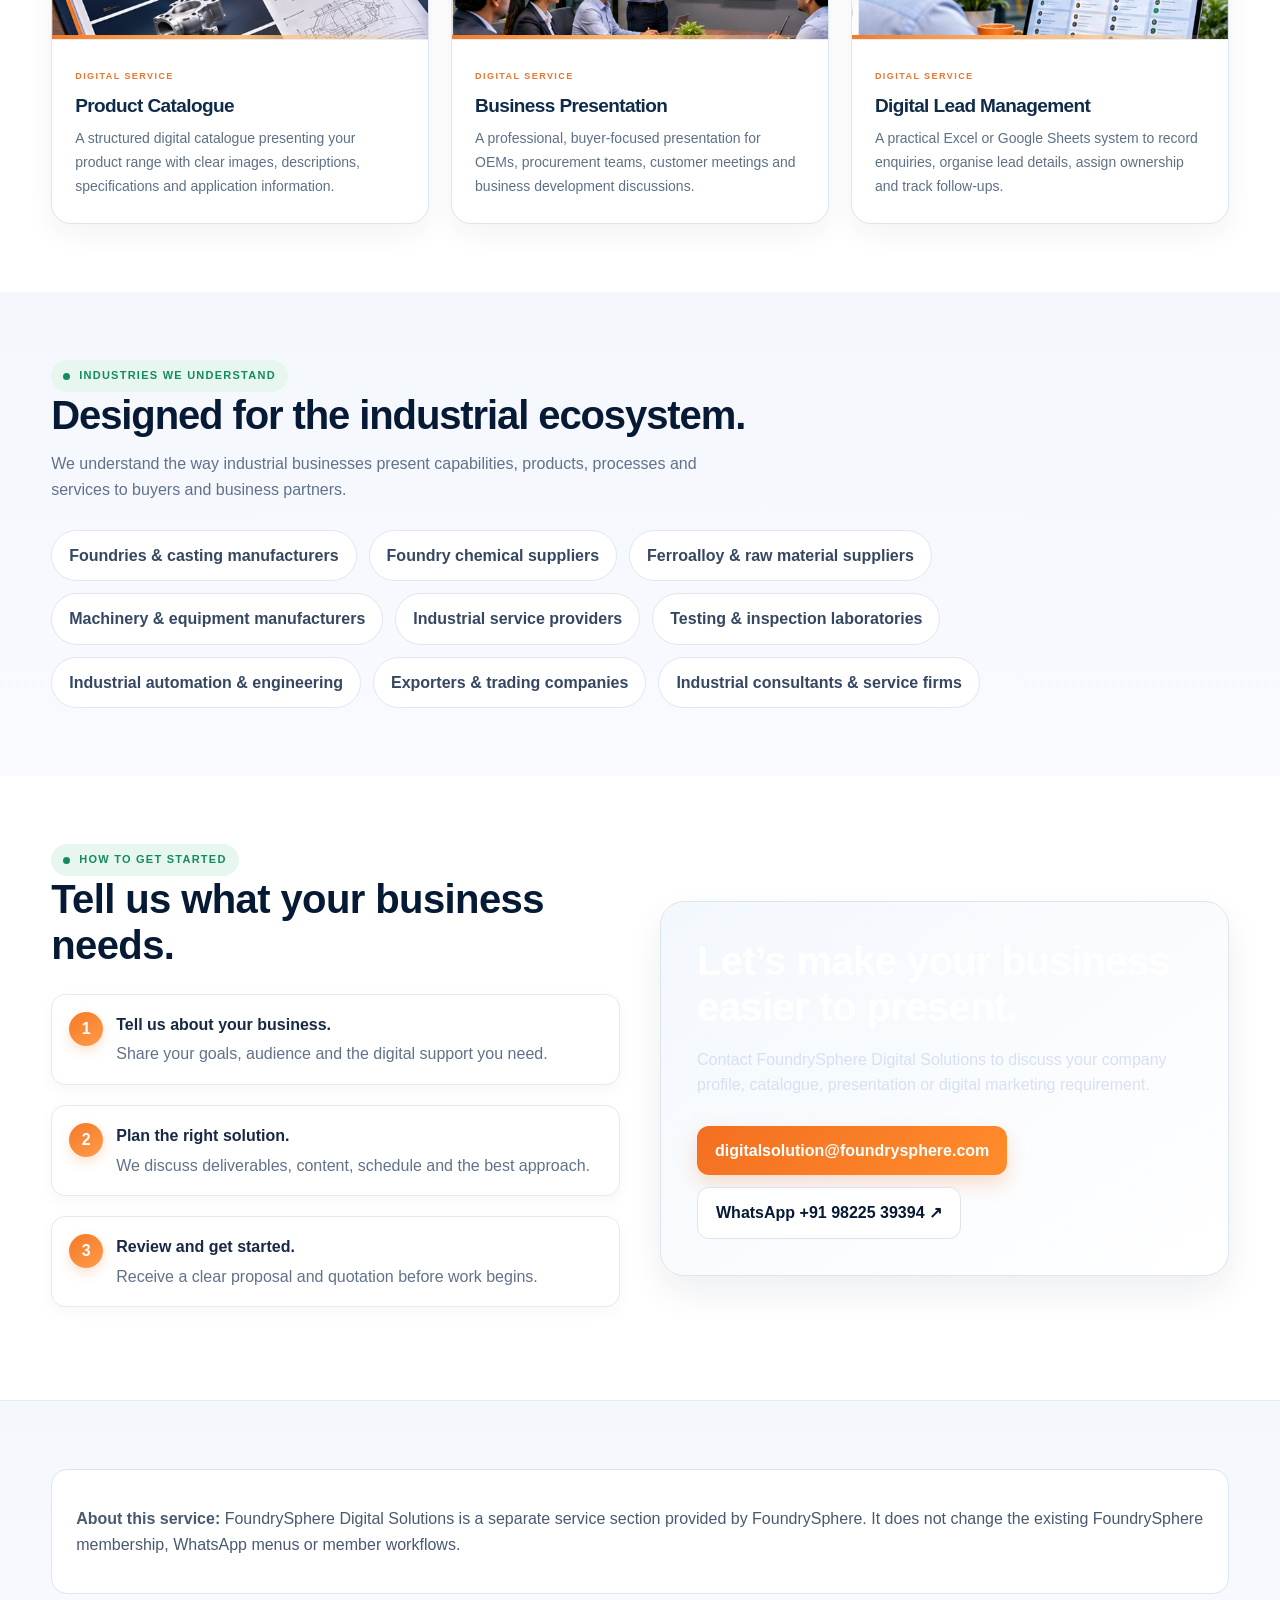
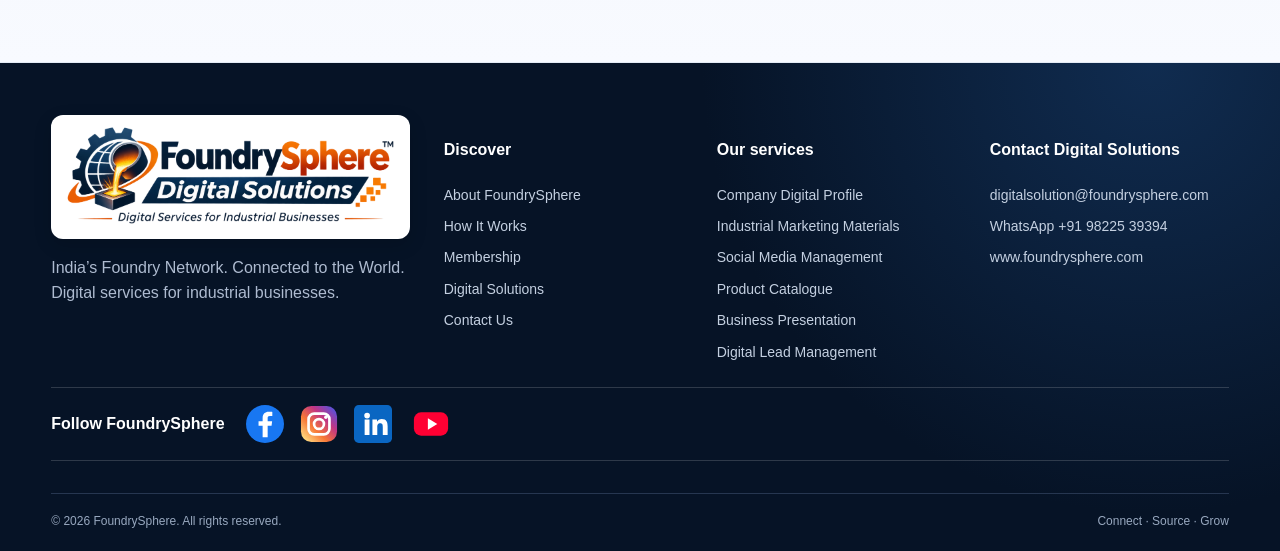
<file: digital-solutions.html>
<!doctype html>
<html lang="en">
<head>
<meta charset="utf-8"><meta name="viewport" content="width=device-width,initial-scale=1">
<meta name="theme-color" content="#0a1830">
<title>Digital Solutions for Industrial Businesses | FoundrySphere</title>
<meta name="description" content="Company Digital Profiles, Industrial Marketing Materials, Social Media Management, Product Catalogues, Business Presentations and Digital Lead Management for industrial businesses.">
<link rel="stylesheet" href="styles.css">
</head>
<body>
<div class="topline"><div class="wrap"><span>FoundrySphere Digital Solutions · Digital Services for Industrial Businesses</span><span>✉ <a href="mailto:digitalsolution@foundrysphere.com">digitalsolution@foundrysphere.com</a> &nbsp; · &nbsp; <a href="https://wa.me/919822539394" target="_blank" rel="noopener">WhatsApp: +91 98225 39394</a></span></div></div>
<header class="header"><div class="wrap navrow">
<a class="brand" href="index.html" aria-label="FoundrySphere home"><img class="brand-logo" src="assets/foundrysphere-digital-solutions-final-logo.png" alt="FoundrySphere — Connect · Source · Grow"></a>
<button class="menu-toggle" aria-label="Open navigation menu" aria-expanded="false">☰ Menu</button>
<nav class="navlinks" aria-label="Main navigation">
<a href="index.html">Home</a><a href="about.html">About Us</a><a href="how-it-works.html">How It Works</a><a href="membership.html">Membership</a><a href="digital-solutions.html">Digital Solutions</a><a href="contact.html">Contact</a>
</nav><div class="navactions"><a class="button button-primary" href="https://wa.me/919822539394" target="_blank" rel="noopener">Discuss your project ↗</a></div>
</div></header>
<main>
<section class="digital-hero digital-hero-v2"><div class="wrap digital-hero-grid"><div class="digital-hero-copy"><span class="eyebrow">FoundrySphere Digital Solutions</span><h1>Make your industrial business <span>stand out digitally.</span></h1><p>Professional digital services for foundries, manufacturers, suppliers and industrial service providers. Present your capabilities clearly, promote your products and manage customer enquiries with confidence.</p><div class="hero-ctas"><a class="button button-primary" href="mailto:digitalsolution@foundrysphere.com?subject=Digital%20Solutions%20Enquiry">Email an Enquiry ↗</a><a class="button button-light" href="https://wa.me/919822539394?text=Hello%20FoundrySphere%20Digital%20Solutions%2C%20I%20would%20like%20to%20discuss%20your%20services." target="_blank" rel="noopener">WhatsApp Us</a></div><div class="digital-proof"><span>Industrial-business focused</span><span>Clear, practical deliverables</span><span>One-to-one project discussion</span></div></div><div class="digital-hero-art"><img class="digital-hero-photo" src="assets/digital-solutions-foundry-hero.jpg" alt="Molten metal pouring into a mould inside a modern industrial foundry" fetchpriority="high"><div class="hero-photo-shade"></div><div class="art-float art-float-one"><b>Industrial expertise</b><small>Foundry · Manufacturing · Suppliers</small></div><div class="art-float art-float-two"><b>Digital business support</b><small>Profiles · Marketing · Enquiries</small></div><div class="art-badge">INDUSTRY<br>FOCUSED</div></div></div></section>
<section class="section" id="services"><div class="wrap"><div class="section-head"><div><span class="eyebrow">Our services</span><h2>Six focused digital services. One industrial growth partner.</h2><p>Practical, professional support to help your business look credible, communicate clearly and stay organised.</p></div></div>
<div class="cards digital-services digital-services-v2"><article class="card digital-service-card"><div class="service-visual"><img src="assets/company-digital-profile.jpg" alt="Company Digital Profile" loading="lazy"></div><div class="service-copy"><span class="service-index">DIGITAL SERVICE</span><h3>Company Digital Profile</h3><p>A professional PDF profile introducing your company, capabilities, facilities, products, services and contact details.</p></div></article><article class="card digital-service-card"><div class="service-visual"><img src="assets/industrial-marketing-materials.jpg" alt="Industrial Marketing Materials" loading="lazy"></div><div class="service-copy"><span class="service-index">DIGITAL SERVICE</span><h3>Industrial Marketing Materials</h3><p>Brochures, capability sheets, product flyers, banners and branded promotional creatives to support your industrial sales and marketing.</p></div></article><article class="card digital-service-card"><div class="service-visual"><img src="assets/social-media-management.jpg" alt="Social Media Management" loading="lazy"></div><div class="service-copy"><span class="service-index">DIGITAL SERVICE</span><h3>Social Media Management</h3><p>Industry-focused branded post creatives, captions, content planning and publishing support to maintain a consistent business presence.</p></div></article><article class="card digital-service-card"><div class="service-visual"><img src="assets/product-catalogue.jpg" alt="Product Catalogue" loading="lazy"></div><div class="service-copy"><span class="service-index">DIGITAL SERVICE</span><h3>Product Catalogue</h3><p>A structured digital catalogue presenting your product range with clear images, descriptions, specifications and application information.</p></div></article><article class="card digital-service-card"><div class="service-visual"><img src="assets/business-presentation.jpg" alt="Business Presentation" loading="lazy"></div><div class="service-copy"><span class="service-index">DIGITAL SERVICE</span><h3>Business Presentation</h3><p>A professional, buyer-focused presentation for OEMs, procurement teams, customer meetings and business development discussions.</p></div></article><article class="card digital-service-card"><div class="service-visual"><img src="assets/digital-lead-management.jpg" alt="Digital Lead Management" loading="lazy"></div><div class="service-copy"><span class="service-index">DIGITAL SERVICE</span><h3>Digital Lead Management</h3><p>A practical Excel or Google Sheets system to record enquiries, organise lead details, assign ownership and track follow-ups.</p></div></article></div></div></section>
<section class="section alt"><div class="wrap"><div class="section-head"><div><span class="eyebrow">Industries we understand</span><h2>Designed for the industrial ecosystem.</h2><p>We understand the way industrial businesses present capabilities, products, processes and services to buyers and business partners.</p></div></div><div class="industry-tags"><span>Foundries & casting manufacturers</span><span>Foundry chemical suppliers</span><span>Ferroalloy & raw material suppliers</span><span>Machinery & equipment manufacturers</span><span>Industrial service providers</span><span>Testing & inspection laboratories</span><span>Industrial automation & engineering</span><span>Exporters & trading companies</span><span>Industrial consultants & service firms</span></div></div></section>
<section class="section"><div class="wrap split"><div><span class="eyebrow">How to get started</span><h2>Tell us what your business needs.</h2><ol class="digital-steps"><li><b>Tell us about your business.</b><span>Share your goals, audience and the digital support you need.</span></li><li><b>Plan the right solution.</b><span>We discuss deliverables, content, schedule and the best approach.</span></li><li><b>Review and get started.</b><span>Receive a clear proposal and quotation before work begins.</span></li></ol></div><div class="callout"><h2>Let’s make your business easier to present.</h2><p>Contact FoundrySphere Digital Solutions to discuss your company profile, catalogue, presentation or digital marketing requirement.</p><a class="button button-primary" href="mailto:digitalsolution@foundrysphere.com?subject=FoundrySphere%20Digital%20Solutions%20Enquiry">digitalsolution@foundrysphere.com</a><a class="button button-light" href="https://wa.me/919822539394?text=Hello%2C%20I%20want%20to%20enquire%20about%20Digital%20Solutions." target="_blank" rel="noopener">WhatsApp +91 98225 39394 ↗</a></div></div></section>
<section class="section alt"><div class="wrap digital-note"><p><strong>About this service:</strong> FoundrySphere Digital Solutions is a separate service section provided by FoundrySphere. It does not change the existing FoundrySphere membership, WhatsApp menus or member workflows.</p></div></section>
</main>
<footer class="footer"><div class="wrap"><div class="footer-grid">
<div><a class="brand" href="index.html"><img class="brand-logo brand-logo-footer" src="assets/foundrysphere-digital-solutions-final-logo.png" alt="FoundrySphere — Connect · Source · Grow"></a><p>India’s Foundry Network. Connected to the World. Digital services for industrial businesses.</p></div>
<div><h4>Discover</h4><div class="footer-links"><a href="about.html">About FoundrySphere</a><a href="how-it-works.html">How It Works</a><a href="membership.html">Membership</a><a href="digital-solutions.html">Digital Solutions</a><a href="contact.html">Contact Us</a></div></div>
<div><h4>Our services</h4><div class="footer-links"><a href="#services">Company Digital Profile</a><a href="#services">Industrial Marketing Materials</a><a href="#services">Social Media Management</a><a href="#services">Product Catalogue</a><a href="#services">Business Presentation</a><a href="#services">Digital Lead Management</a></div></div>
<div><h4>Contact Digital Solutions</h4><div class="footer-links"><a href="mailto:digitalsolution@foundrysphere.com">digitalsolution@foundrysphere.com</a><a href="https://wa.me/919822539394" target="_blank" rel="noopener">WhatsApp +91 98225 39394</a><a href="https://www.foundrysphere.com">www.foundrysphere.com</a></div></div>
</div><div class="footer-bottom"><span>© <span data-year>2026</span> FoundrySphere. All rights reserved.</span><span>Connect · Source · Grow</span></div></div></footer>
<script src="script.js"></script>
</body></html>
</file>
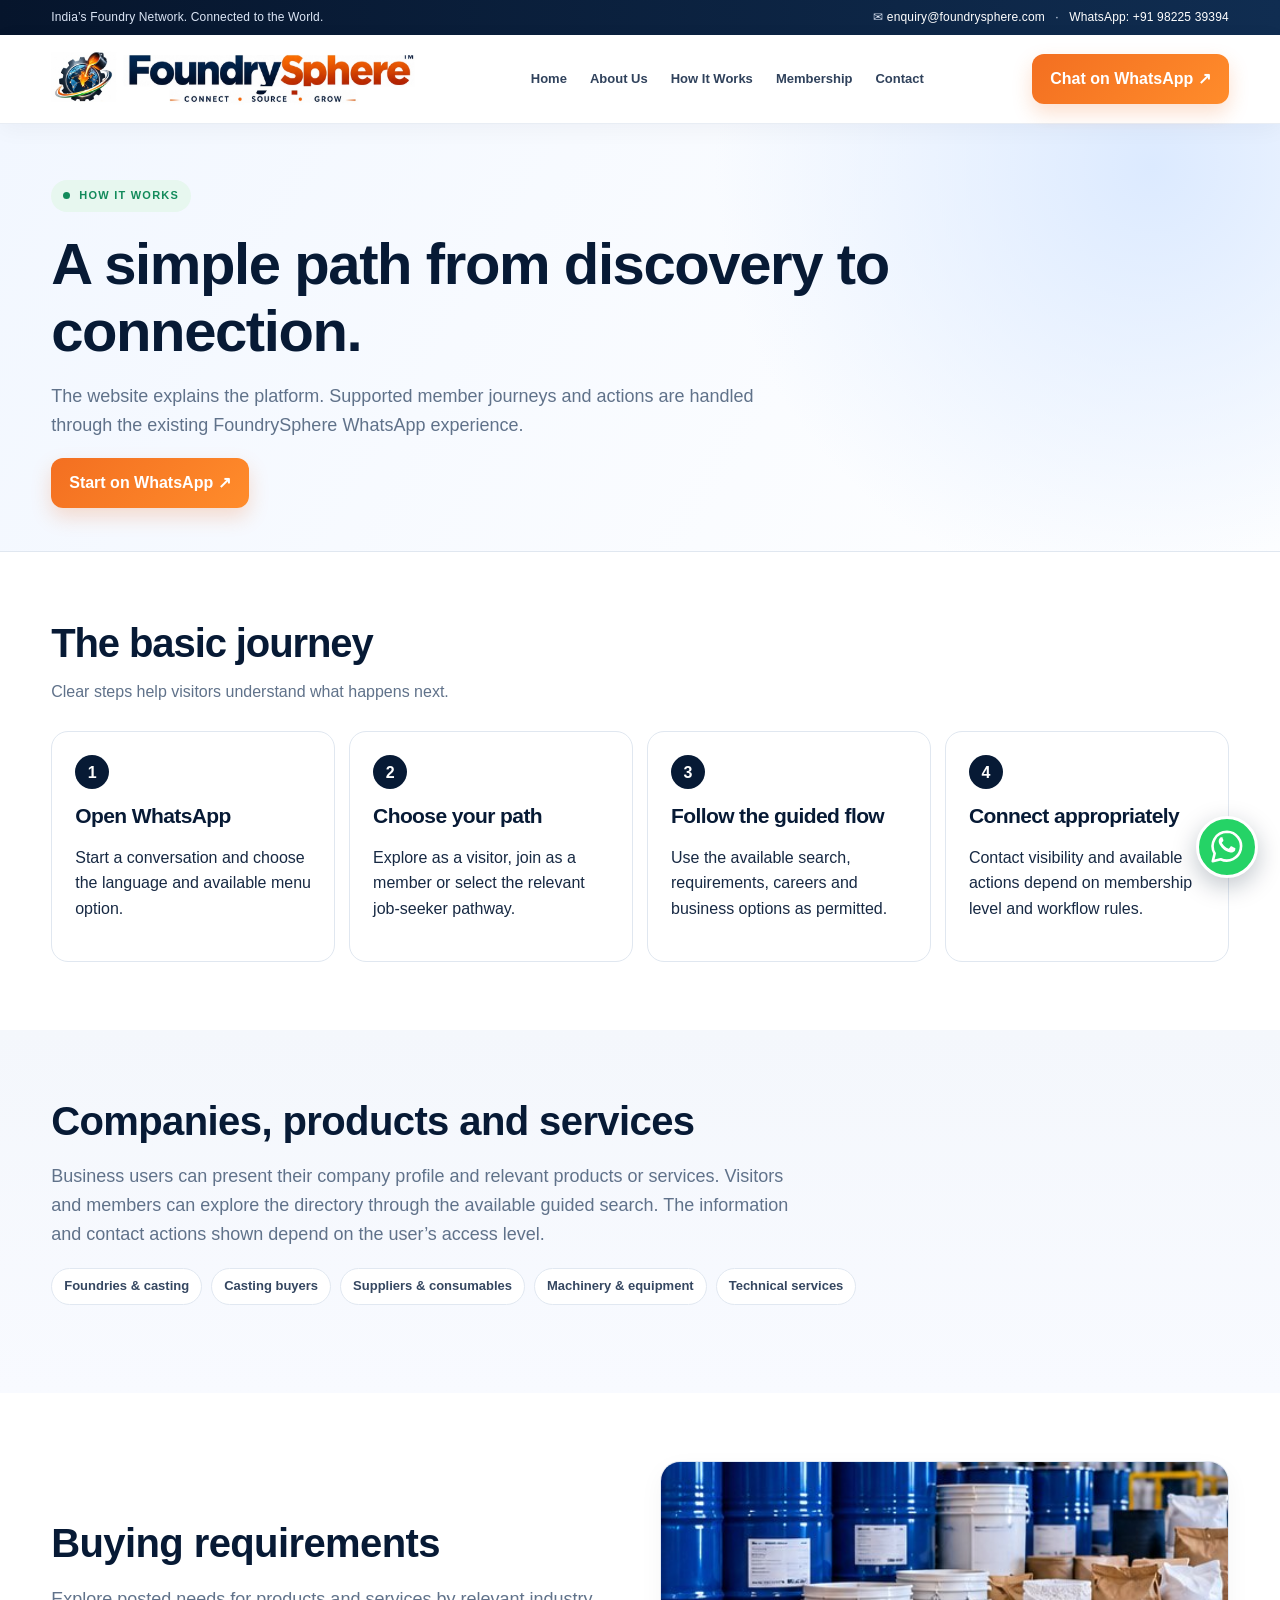
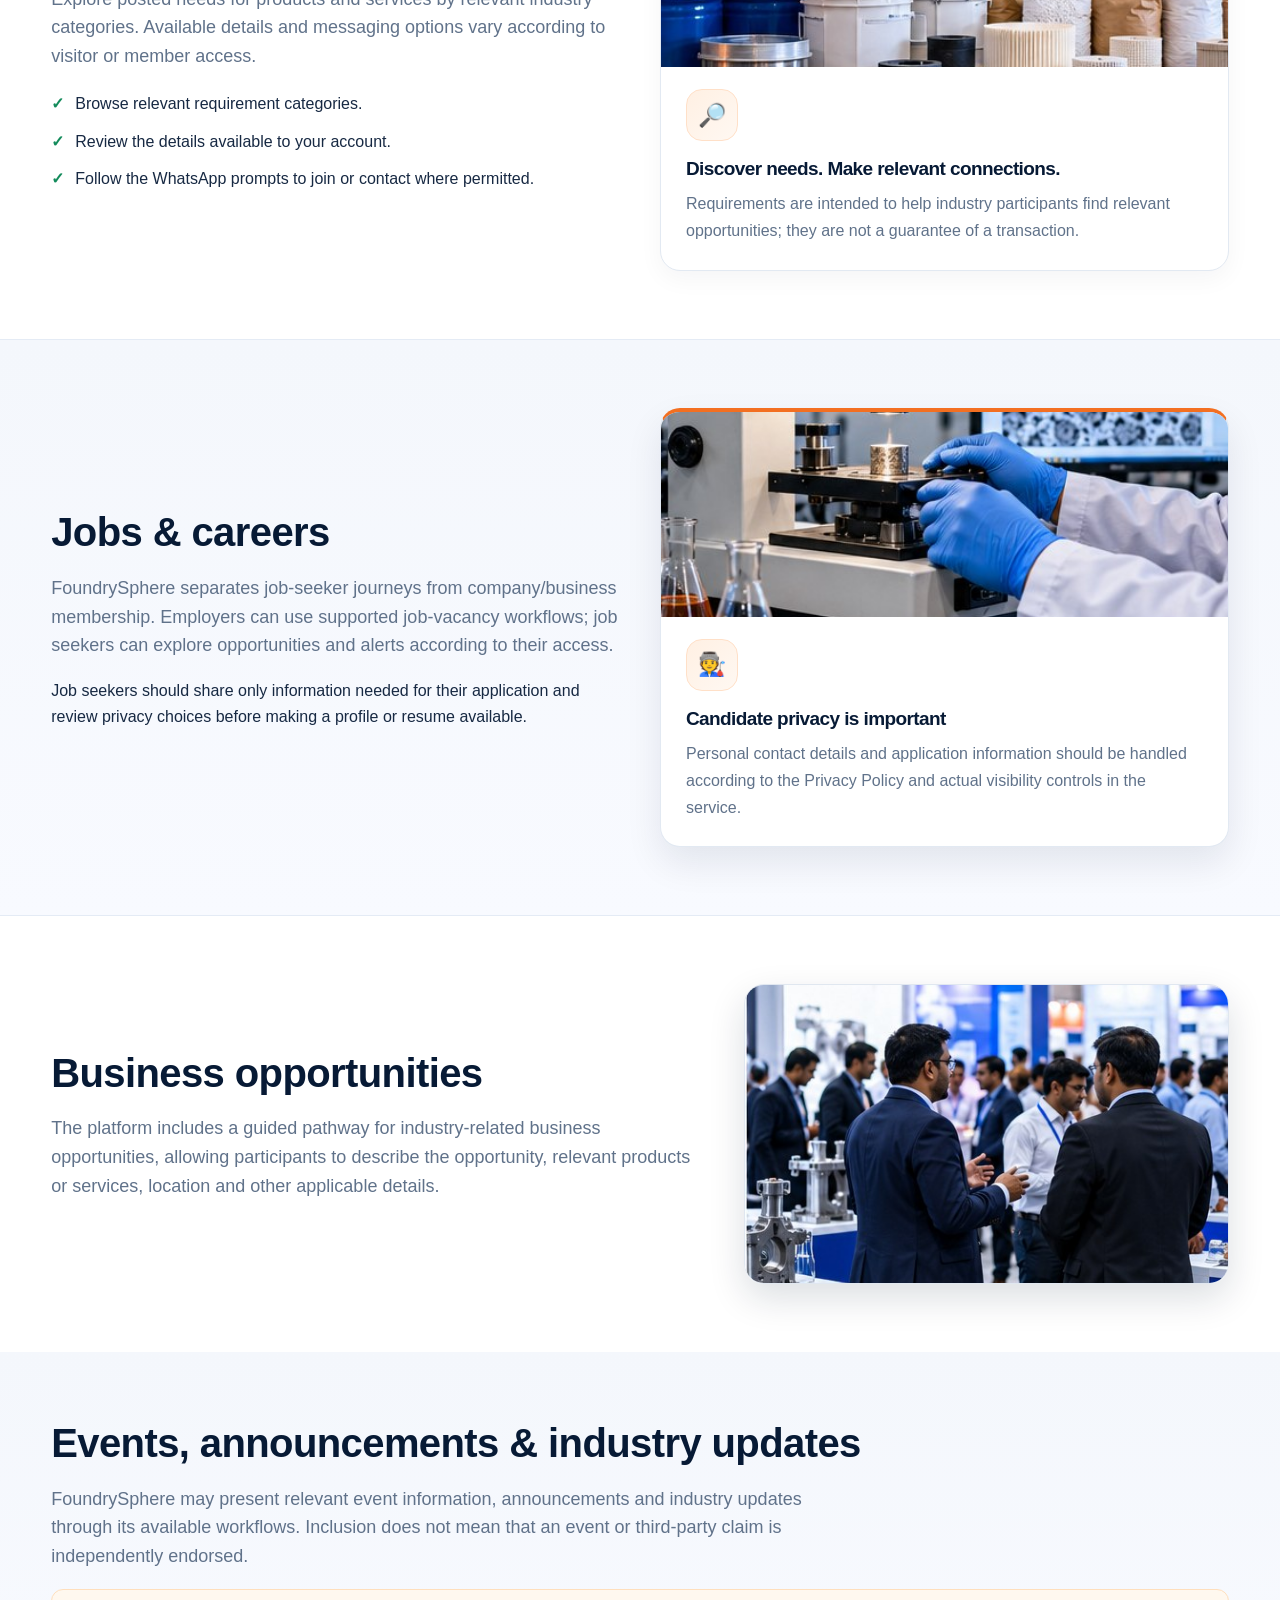
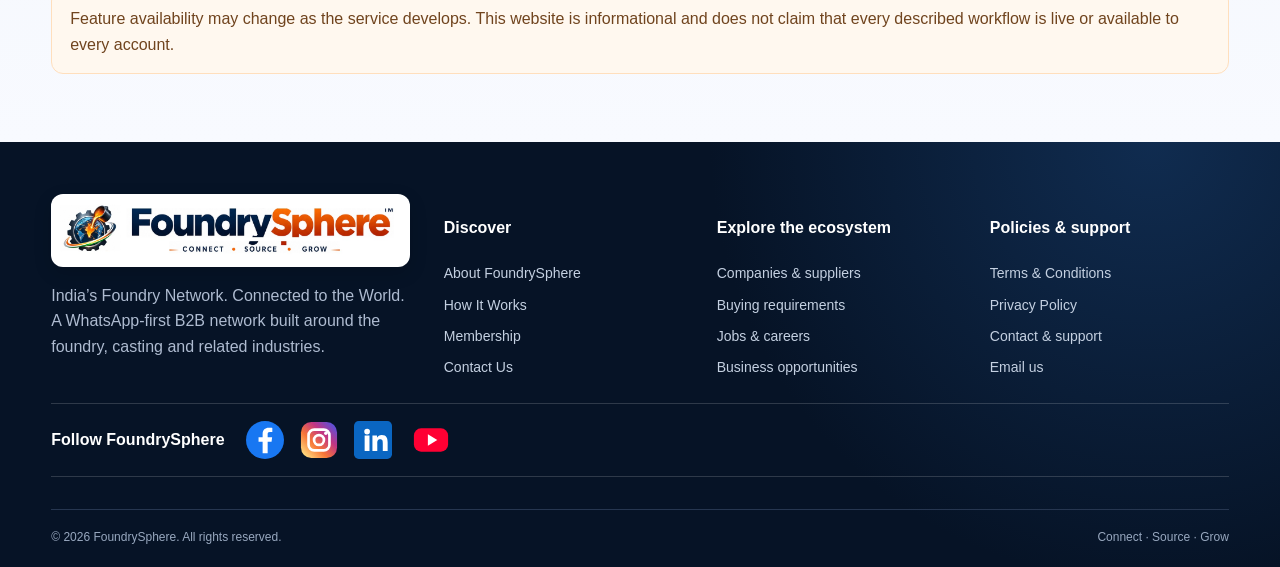
<file: how-it-works.html>
<!doctype html>
<html lang="en">
<head>
<meta charset="utf-8"><meta name="viewport" content="width=device-width,initial-scale=1">
<meta name="theme-color" content="#0a1830">
<title>How It Works | FoundrySphere</title><meta name="description" content="Understand the FoundrySphere WhatsApp-first journey for directories, buying requirements, careers and business opportunities."><link rel="stylesheet" href="styles.css"></head><body>
<div class="topline"><div class="wrap"><span>India’s Foundry Network. Connected to the World.</span><span>✉ <a href="mailto:enquiry@foundrysphere.com">enquiry@foundrysphere.com</a> &nbsp; · &nbsp; <a href="https://wa.me/919822539394" target="_blank" rel="noopener">WhatsApp: +91 98225 39394</a></span></div></div>
<header class="header"><div class="wrap navrow">
<a class="brand" href="index.html" aria-label="FoundrySphere home"><img class="brand-logo" src="assets/foundrysphere-header-logo.jpg" alt="FoundrySphere — Connect · Source · Grow"></a>
<button class="menu-toggle" aria-label="Open navigation menu" aria-expanded="false">☰ Menu</button>
<nav class="navlinks" aria-label="Main navigation">
<a href="index.html">Home</a><a href="about.html">About Us</a><a href="how-it-works.html">How It Works</a><a href="membership.html">Membership</a><a href="contact.html">Contact</a>
</nav><div class="navactions"><a class="button button-primary" href="https://wa.me/919822539394" target="_blank" rel="noopener">Chat on WhatsApp ↗</a></div>
</div></header>

<main><section class="page-hero"><div class="wrap"><span class="eyebrow">How it works</span><h1>A simple path from discovery to connection.</h1><p>The website explains the platform. Supported member journeys and actions are handled through the existing FoundrySphere WhatsApp experience.</p><a class="button button-primary" href="https://wa.me/919822539394" target="_blank" rel="noopener">Start on WhatsApp ↗</a></div></section>
<section class="section"><div class="wrap"><div class="section-head"><div><h2>The basic journey</h2><p>Clear steps help visitors understand what happens next.</p></div></div><div class="steps"><article class="step"><div class="stepno">1</div><h3>Open WhatsApp</h3><p>Start a conversation and choose the language and available menu option.</p></article><article class="step"><div class="stepno">2</div><h3>Choose your path</h3><p>Explore as a visitor, join as a member or select the relevant job-seeker pathway.</p></article><article class="step"><div class="stepno">3</div><h3>Follow the guided flow</h3><p>Use the available search, requirements, careers and business options as permitted.</p></article><article class="step"><div class="stepno">4</div><h3>Connect appropriately</h3><p>Contact visibility and available actions depend on membership level and workflow rules.</p></article></div></div></section>
<section class="section alt" id="companies"><div class="wrap"><h2>Companies, products and services</h2><p class="section-intro">Business users can present their company profile and relevant products or services. Visitors and members can explore the directory through the available guided search. The information and contact actions shown depend on the user’s access level.</p><div class="pill-row"><span class="pill">Foundries & casting</span><span class="pill">Casting buyers</span><span class="pill">Suppliers & consumables</span><span class="pill">Machinery & equipment</span><span class="pill">Technical services</span></div></div></section>
<section class="section" id="requirements"><div class="wrap split"><div><h2>Buying requirements</h2><p class="section-intro">Explore posted needs for products and services by relevant industry categories. Available details and messaging options vary according to visitor or member access.</p><ul class="feature-list"><li><span class="tick">✓</span><span>Browse relevant requirement categories.</span></li><li><span class="tick">✓</span><span>Review the details available to your account.</span></li><li><span class="tick">✓</span><span>Follow the WhatsApp prompts to join or contact where permitted.</span></li></ul></div><div class="card how-visual-card"><img class="how-section-photo" src="assets/category-consumables.jpg" alt="Foundry consumables and industrial supplies" loading="lazy"><div class="card-icon">🔎</div><h3>Discover needs. Make relevant connections.</h3><p>Requirements are intended to help industry participants find relevant opportunities; they are not a guarantee of a transaction.</p></div></div></section>
<section class="section alt" id="jobs"><div class="wrap split"><div><h2>Jobs & careers</h2><p class="section-intro">FoundrySphere separates job-seeker journeys from company/business membership. Employers can use supported job-vacancy workflows; job seekers can explore opportunities and alerts according to their access.</p><p>Job seekers should share only information needed for their application and review privacy choices before making a profile or resume available.</p></div><div class="card how-visual-card"><img class="how-section-photo" src="assets/category-laboratory.jpg" alt="Technical professional inspecting a metal sample" loading="lazy"><div class="card-icon">🧑‍🏭</div><h3>Candidate privacy is important</h3><p>Personal contact details and application information should be handled according to the Privacy Policy and actual visibility controls in the service.</p></div></div></section>
<section class="section" id="opportunities"><div class="wrap split opportunity-visual"><div><h2>Business opportunities</h2><p class="section-intro">The platform includes a guided pathway for industry-related business opportunities, allowing participants to describe the opportunity, relevant products or services, location and other applicable details.</p></div><img class="how-section-photo opportunity-photo" src="assets/category-networking.jpg" alt="Industrial professionals networking at a business exhibition" loading="lazy"></div></section>
<section class="section alt" id="updates"><div class="wrap"><h2>Events, announcements & industry updates</h2><p class="section-intro">FoundrySphere may present relevant event information, announcements and industry updates through its available workflows. Inclusion does not mean that an event or third-party claim is independently endorsed.</p><div class="notice">Feature availability may change as the service develops. This website is informational and does not claim that every described workflow is live or available to every account.</div></div></section></main>

<footer class="footer"><div class="wrap"><div class="footer-grid">
<div><a class="brand" href="index.html"><img class="brand-logo brand-logo-footer" src="assets/foundrysphere-header-logo.jpg" alt="FoundrySphere — Connect · Source · Grow"></a><p>India’s Foundry Network. Connected to the World. A WhatsApp-first B2B network built around the foundry, casting and related industries.</p></div>
<div><h4>Discover</h4><div class="footer-links"><a href="about.html">About FoundrySphere</a><a href="how-it-works.html">How It Works</a><a href="membership.html">Membership</a><a href="contact.html">Contact Us</a></div></div>
<div><h4>Explore the ecosystem</h4><div class="footer-links"><a href="how-it-works.html#companies">Companies & suppliers</a><a href="how-it-works.html#requirements">Buying requirements</a><a href="how-it-works.html#jobs">Jobs & careers</a><a href="how-it-works.html#opportunities">Business opportunities</a></div></div>
<div><h4>Policies & support</h4><div class="footer-links"><a href="terms.html">Terms & Conditions</a><a href="privacy.html">Privacy Policy</a><a href="contact.html">Contact & support</a><a href="mailto:enquiry@foundrysphere.com">Email us</a></div></div>
</div><div class="footer-bottom"><span>© <span data-year>2026</span> FoundrySphere. All rights reserved.</span><span>Connect · Source · Grow</span></div></div></footer>
<script src="script.js"></script>
</body></html>
</file>
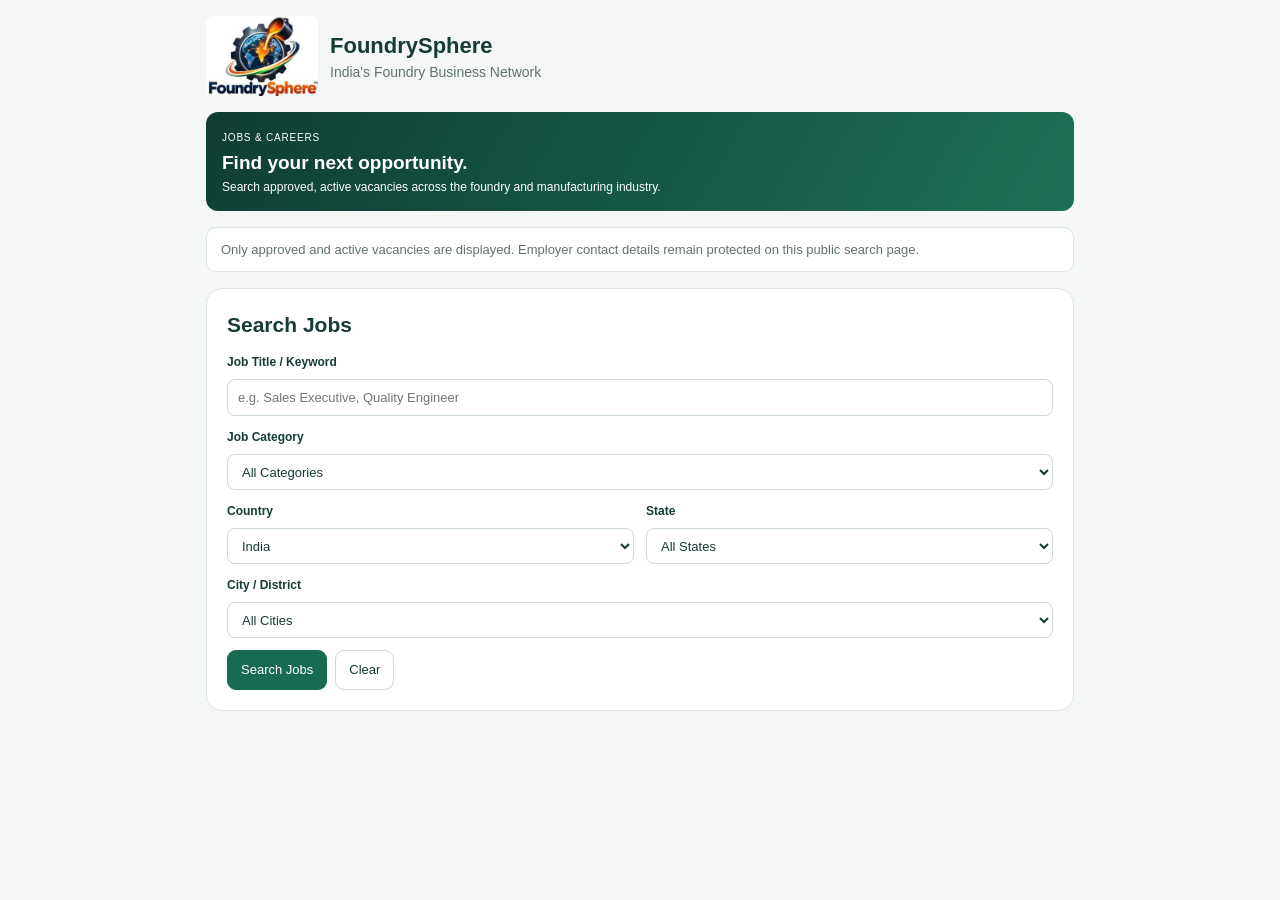
<file: jobs-careers.html>
<!doctype html>
<html lang="en"><head><meta charset="utf-8"><meta name="viewport" content="width=device-width,initial-scale=1"><title>Search Jobs & Careers | FoundrySphere</title>
<style>
:root{--green:#176b52;--ink:#173b36;--line:#dce6e2;--muted:#61736f;--soft:#f4f7f5}
*{box-sizing:border-box}body{margin:0;background:var(--soft);color:#203632;font:16px/1.5 Arial,sans-serif}
.wrap{max-width:900px;margin:auto;padding:16px}.brand{display:flex;align-items:center;gap:12px;margin:0 0 16px}
.brand-logo{width:112px;height:80px;object-fit:contain;object-position:center;border-radius:8px;flex:none;background:#fff}
.brand-name{font-size:22px;font-weight:700;color:var(--ink)}.muted,.brand-subtitle{color:var(--muted);font-size:14px}
.hero{background:linear-gradient(120deg,#103d34,#1c7056);color:white;border-radius:12px;padding:12px 16px;margin-bottom:16px}
.hero small{font-size:10px;letter-spacing:.08em}.hero h1{font-size:19px;line-height:1.25;margin:3px 0;color:#fff}.hero p{font-size:12px;margin:3px 0}
.notice{padding:12px 14px;background:#fff;border:1px solid var(--line);border-radius:10px;color:var(--muted);font-size:13px;margin-bottom:16px}
.panel{background:#fff;border:1px solid var(--line);border-radius:16px;padding:20px;margin-bottom:14px}.panel h2{margin:0 0 12px;color:var(--ink);font-size:21px}
.formgrid{display:grid;grid-template-columns:1fr 1fr;gap:12px}.field{display:flex;flex-direction:column;gap:4px}.field.full{grid-column:1/-1}
label{display:block;font-weight:700;font-size:12px;color:var(--ink);margin:0 0 4px}
input,select{width:100%;padding:8px 10px;border:1px solid #cbd9d3;border-radius:8px;background:#fff;margin:0;color:var(--ink);font:inherit;font-size:13px;min-height:36px}
input:focus,select:focus,button:focus-visible{outline:2px solid #269b76;outline-offset:2px}
.actions{display:flex;gap:8px;flex-wrap:wrap;margin-top:12px}.btn{border:1px solid #cbd9d3;border-radius:9px;padding:9px 13px;cursor:pointer;font-weight:600;background:#fff;color:var(--ink);font:inherit;font-size:13px;min-height:36px;text-decoration:none;display:inline-flex;align-items:center;justify-content:center}
.btn.primary{background:var(--green);color:white;border-color:var(--green)}.hidden{display:none!important}
.result{padding:12px;border:1px solid var(--line);border-radius:12px;margin:8px 0;background:#fff;box-shadow:0 1px 2px rgba(20,55,45,.035)}
.result h3{margin:0;color:var(--ink);font-size:16px;line-height:1.3;overflow-wrap:anywhere}.meta{font-size:12px;color:var(--muted);margin:4px 0;line-height:1.4}
.empty,.status{padding:14px;background:#f8faf9;border:1px solid #e8efeb;border-radius:9px;color:var(--muted);font-size:13px;margin-top:12px}
.detail{margin-top:12px;padding:14px;background:#f8faf9;border:1px solid var(--line);border-radius:9px;font-size:13px;overflow-wrap:anywhere}.detail p{margin:6px 0}
.resultshead{display:flex;justify-content:space-between;align-items:center;gap:10px;flex-wrap:wrap;margin:0 0 10px}.resultshead h2{margin:0;font-size:19px;color:var(--ink)}
.pager{display:flex;justify-content:space-between;align-items:center;gap:8px;margin-top:15px;font-size:12px;color:var(--muted)}
.backrow{margin:0 0 12px}.note{font-size:12px;color:var(--muted);margin-top:12px}
@media(max-width:580px){.wrap{padding:12px}.brand-logo{width:72px;height:54px}.brand-name{font-size:19px}.brand-subtitle{font-size:12px}.hero{padding:9px 12px}.hero h1{font-size:17px}.panel{padding:14px}.formgrid{grid-template-columns:1fr 1fr;gap:9px}.field.full{grid-column:1/-1}input,select{padding:7px 9px;min-height:34px;font-size:12px}label{font-size:11px}.actions{gap:7px}.btn{padding:7px 10px;min-height:32px;font-size:12px}.result{padding:9px}.result h3{font-size:14px}.pager{align-items:flex-start;flex-direction:column}.panel h2{font-size:19px}}
</style></head><body><main class="wrap">
<header class="brand"><img class="brand-logo" src="/assets/foundrysphere-logo.svg" alt="FoundrySphere logo"><div><div class="brand-name">FoundrySphere</div><div class="brand-subtitle">India's Foundry Business Network</div></div></header>
<section class="hero"><small>JOBS &amp; CAREERS</small><h1>Find your next opportunity.</h1><p>Search approved, active vacancies across the foundry and manufacturing industry.</p></section>
<div class="notice">Only approved and active vacancies are displayed. Employer contact details remain protected on this public search page.</div>
<section id="searchPage" class="panel"><h2>Search Jobs</h2><form id="searchForm"><div class="formgrid">
<div class="field full"><label for="jobKeyword">Job Title / Keyword</label><input id="jobKeyword" name="q" maxlength="120" placeholder="e.g. Sales Executive, Quality Engineer"></div>
<div class="field full"><label for="jobCategory">Job Category</label><select id="jobCategory" name="category"><option value="All Categories">All Categories</option></select></div>
<div class="field"><label for="jobCountry">Country</label><select id="jobCountry" name="country"><option value="India" data-code="IN" selected>India</option></select></div>
<div class="field"><label for="jobState">State</label><select id="jobState" name="state"><option value="">All States</option></select></div>
<div class="field full"><label for="jobCity">City / District</label><select id="jobCity" name="city"><option value="">All Cities</option></select></div>
</div><div class="actions"><button class="btn primary" type="submit">Search Jobs</button><button class="btn" id="clearSearch" type="button">Clear</button></div></form></section>
<section id="resultsPage" class="hidden"><div class="backrow"><button class="btn" id="backToSearch" type="button">← Back to Search</button></div>
<div class="resultshead"><h2 id="resultsTitle">Search Results</h2><span id="resultCount" class="meta"></span></div><section id="results" class="cards"><div class="empty">Search for vacancies to see results.</div></section><div id="pager" class="pager"></div>
<section id="detailPanel" class="panel hidden" style="margin-top:14px"><div class="resultshead"><h2>Job Details</h2><button class="btn" id="closeDetail" type="button">Close Details</button></div><div id="detail" class="detail"></div><div class="actions"><button class="btn primary" id="applyInfo" type="button">Apply for Job</button></div></section></section>
<section id="applicationPage" class="panel hidden" aria-live="polite"><h2 id="applicationHeading">Page 3 — Submit Application</h2>
<p><strong>Job Title:</strong> <span id="applicationJobTitle"></span></p><p><strong>Vacancy ID:</strong> <span id="applicationVacancyCode"></span></p>
<div id="applicationStatus" class="status">Not submitted yet — WhatsApp message required</div><p id="applicationInstruction">Open FoundrySphere WhatsApp and press Send. Use your registered Job Seeker number; this page cannot send the message for you.</p>
<div class="actions"><a class="btn primary" id="openApplicationWhatsApp" href="#" target="_blank" rel="noopener noreferrer" style="text-decoration:none">Send Application on WhatsApp</a><button class="btn" id="checkApplicationAgain" type="button">Check Again</button><button class="btn" id="backToResultsFromApplication" type="button">Back to Results</button></div>
<div id="applicationDetails" class="detail hidden"><p><strong>Application Reference:</strong> <span id="applicationId"></span></p><p><strong>Member ID:</strong> <span id="applicationMemberId"></span></p><p><strong>Application Status:</strong> <span id="applicationReviewStatus">Pending Review</span></p><p id="applicationSuccessMessage">You will receive a WhatsApp notification when your application status is updated.</p></div><div id="homepageActions" class="actions hidden"><button class="btn primary" id="goToHomepage" type="button">Go to Homepage</button></div>
</section><div id="status" class="status hidden" role="status"></div>
</main><script src="/jobs-careers.js?v=20261030-application-fix" defer></script></body></html>
</file>
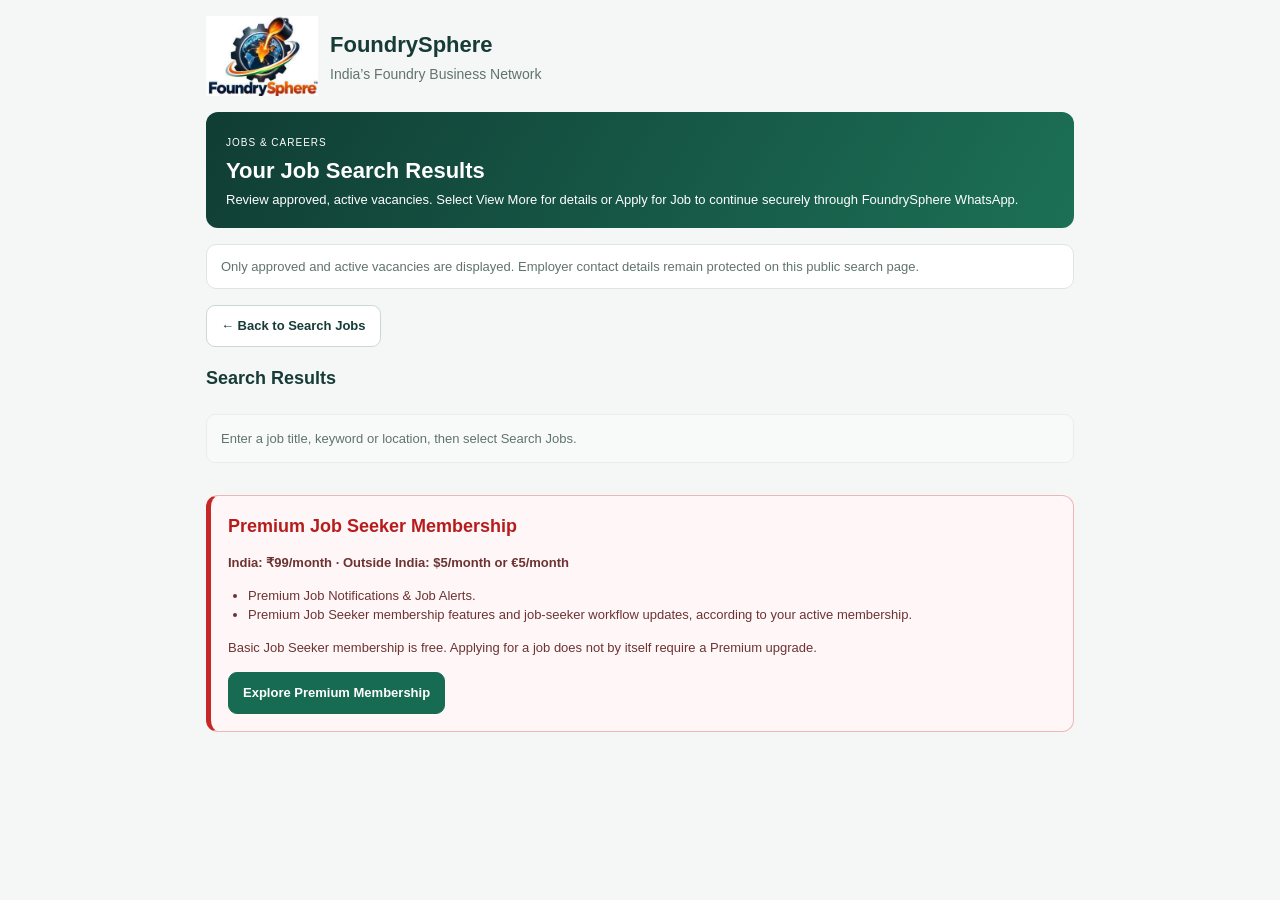
<file: jobs-results.html>
<!doctype html>
<html lang="en"><head><meta charset="utf-8"><meta name="viewport" content="width=device-width,initial-scale=1"><title>Job Search Results | FoundrySphere</title>
<style>
:root{--g:#176b52;--gd:#103d34;--gm:#1c7056;--ink:#173b36;--line:#dce6e2;--muted:#61736f;--bg:#f4f7f5}
*{box-sizing:border-box}body{margin:0;background:var(--bg);color:#203632;font:15px/1.5 Arial,sans-serif}.wrap{max-width:900px;margin:auto;padding:16px}.brand{display:flex;align-items:center;gap:12px;margin:0 0 16px;min-height:80px}.logo-link{display:block;flex:none;width:112px;height:80px;border-radius:8px;overflow:visible;background:#fff}.logo{display:block;width:100%;height:100%;object-fit:contain;object-position:center center}.brand-copy h1{font-size:22px;letter-spacing:0;margin:0;color:#173b36;text-transform:none;font-weight:700}.brand-copy p{margin:3px 0 0;color:#61736f;font-size:14px}.brand-copy{background:transparent;border-radius:0;padding:0;min-height:0;display:flex;flex-direction:column;justify-content:center;flex:1}.hero{background:linear-gradient(120deg,var(--gd),var(--gm));color:#fff;border-radius:12px;padding:18px 20px;margin-bottom:16px}.hero small{font-size:10px;letter-spacing:.1em;text-transform:uppercase}.hero h2{font-size:22px;line-height:1.3;margin:4px 0;color:#fff}.hero p{font-size:13px;margin:5px 0 0}.notice{padding:12px 14px;background:#fff;border:1px solid var(--line);border-radius:10px;color:var(--muted);font-size:13px;margin-bottom:16px}.panel{background:#fff;border:1px solid var(--line);border-radius:14px;padding:18px}.panel h2{margin:0 0 14px;font-size:18px;color:var(--ink)}.formgrid{display:grid;grid-template-columns:1fr 1fr;gap:13px}.field{display:flex;flex-direction:column;gap:6px}.field.full{grid-column:1/-1}label{font-size:13px;font-weight:700;color:var(--ink)}input,select{width:100%;min-height:43px;border:1px solid #cbd9d3;border-radius:9px;padding:10px 12px;font:14px Arial,sans-serif;color:var(--ink);background:#fff}input:focus,select:focus{outline:2px solid #176b5226;border-color:var(--g)}.actions{display:flex;gap:9px;flex-wrap:wrap;margin-top:15px}.btn{border:1px solid #cbd9d3;border-radius:9px;padding:10px 14px;background:#fff;color:var(--ink);cursor:pointer;font-weight:700;font-size:13px}.btn.primary{background:var(--g);color:#fff;border-color:var(--g)}.btn.primary:hover{background:var(--gd)}.resultshead{display:flex;justify-content:space-between;align-items:center;gap:10px;flex-wrap:wrap;margin:18px 0 10px}.resultshead h2{margin:0;font-size:18px;color:var(--ink)}.cards{display:grid;gap:10px}.result{border:1px solid var(--line);border-radius:11px;padding:14px;background:#fff}.result h3{font-size:16px;margin:0 0 5px;color:var(--ink)}.meta{font-size:12px;color:var(--muted);margin-bottom:8px}.empty,.status{padding:14px;background:#f8faf9;border:1px solid #e8efeb;border-radius:9px;color:var(--muted);font-size:13px;margin-top:12px}.detail{margin-top:12px;padding:14px;background:#f8faf9;border-radius:9px;font-size:13px}.premium{margin-top:18px;border:1px solid #f0b5b5;border-left:5px solid #c62828;border-radius:12px;background:#fff7f7;padding:17px}.premium h2{margin:0 0 7px;color:#b71c1c;font-size:18px}.premium p,.premium li{font-size:13px;color:#6d3333}.premium ul{padding-left:20px;margin:8px 0}.detail p{margin:6px 0}.pager{display:flex;justify-content:space-between;align-items:center;margin-top:14px;gap:8px;font-size:12px;color:var(--muted)}.hidden{display:none!important}@media(max-width:600px){.wrap{padding:12px}.brand{gap:10px}.logo-link{width:72px;height:54px}.brand-copy{padding:0}.brand-copy h1{font-size:19px}.brand-copy p{font-size:12px}.hero{padding:15px}.hero h2{font-size:19px}.panel{padding:13px}.formgrid{grid-template-columns:1fr}.field.full{grid-column:auto}.pager{align-items:flex-start;flex-direction:column}}
</style></head><body><main class="wrap">
<header class="brand"><a class="logo-link" href="/" aria-label="FoundrySphere home"><img class="logo" src="/assets/foundrysphere-logo.svg?v=20261026-3" alt="FoundrySphere — Connect · Source · Grow"></a><div class="brand-copy"><h1>FoundrySphere</h1><p>India’s Foundry Business Network</p></div></header>
<section class="hero"><small>Jobs & Careers</small><h2>Your Job Search Results</h2><p>Review approved, active vacancies. Select View More for details or Apply for Job to continue securely through FoundrySphere WhatsApp.</p></section>
<div class="notice">Only approved and active vacancies are displayed. Employer contact details remain protected on this public search page.</div>
<section class="panel" id="searchPanel" style="display:none"><h2>Search Job Vacancies</h2><form id="searchForm"><div class="formgrid">
<div class="field full"><label for="jobKeyword">Job Title or Keyword</label><input id="jobKeyword" name="q" maxlength="120" placeholder="e.g. Sales Executive, Quality Engineer"></div>
<div class="field"><label for="jobCategory">Job Category</label><select id="jobCategory" name="category"><option>All Categories</option></select></div>
<div class="field"><label for="jobCountry">Country</label><select id="jobCountry" name="country"><option value="">All Countries</option></select></div><div class="field"><label for="jobState">State</label><select id="jobState" name="state" disabled><option value="">All States</option></select></div><div class="field"><label for="jobCity">City</label><select id="jobCity" name="city" disabled><option value="">All Cities</option></select></div>
</div><div class="actions"><button class="btn primary" type="submit">Search Jobs</button><button class="btn" id="clearSearch" type="button">Clear</button></div></form></section>
<div class="actions"><a class="btn" href="/jobs-careers.html" style="text-decoration:none">← Back to Search Jobs</a></div><div class="resultshead"><h2 id="resultsTitle">Search Results</h2><span id="resultCount" class="meta"></span></div><section id="results" class="cards"><div class="empty">Enter a job title, keyword or location, then select Search Jobs.</div></section><div id="pager" class="pager"></div><section id="detailPanel" class="panel hidden" style="margin-top:14px"><div class="resultshead"><h2>Job Details</h2><button class="btn" id="closeDetail" type="button">Close Details</button></div><div id="detail" class="detail"></div><div class="actions"><button class="btn primary" id="applyInfo" type="button">Apply for Job</button></div></section><section class="premium"><h2>Premium Job Seeker Membership</h2><p><strong>India: ₹99/month · Outside India: $5/month or €5/month</strong></p><ul><li>Premium Job Notifications & Job Alerts.</li><li>Premium Job Seeker membership features and job-seeker workflow updates, according to your active membership.</li></ul><p>Basic Job Seeker membership is free. Applying for a job does not by itself require a Premium upgrade.</p><div class="actions"><a class="btn primary" href="https://wa.me/919822539394?text=I%20want%20to%20know%20about%20Premium%20Job%20Seeker%20Membership" target="_blank" rel="noopener" style="text-decoration:none">Explore Premium Membership</a></div></section><div id="status" class="status hidden" role="status"></div>
</main><script src="/jobs-careers.js?v=20261026-4" defer></script></body></html>
</file>
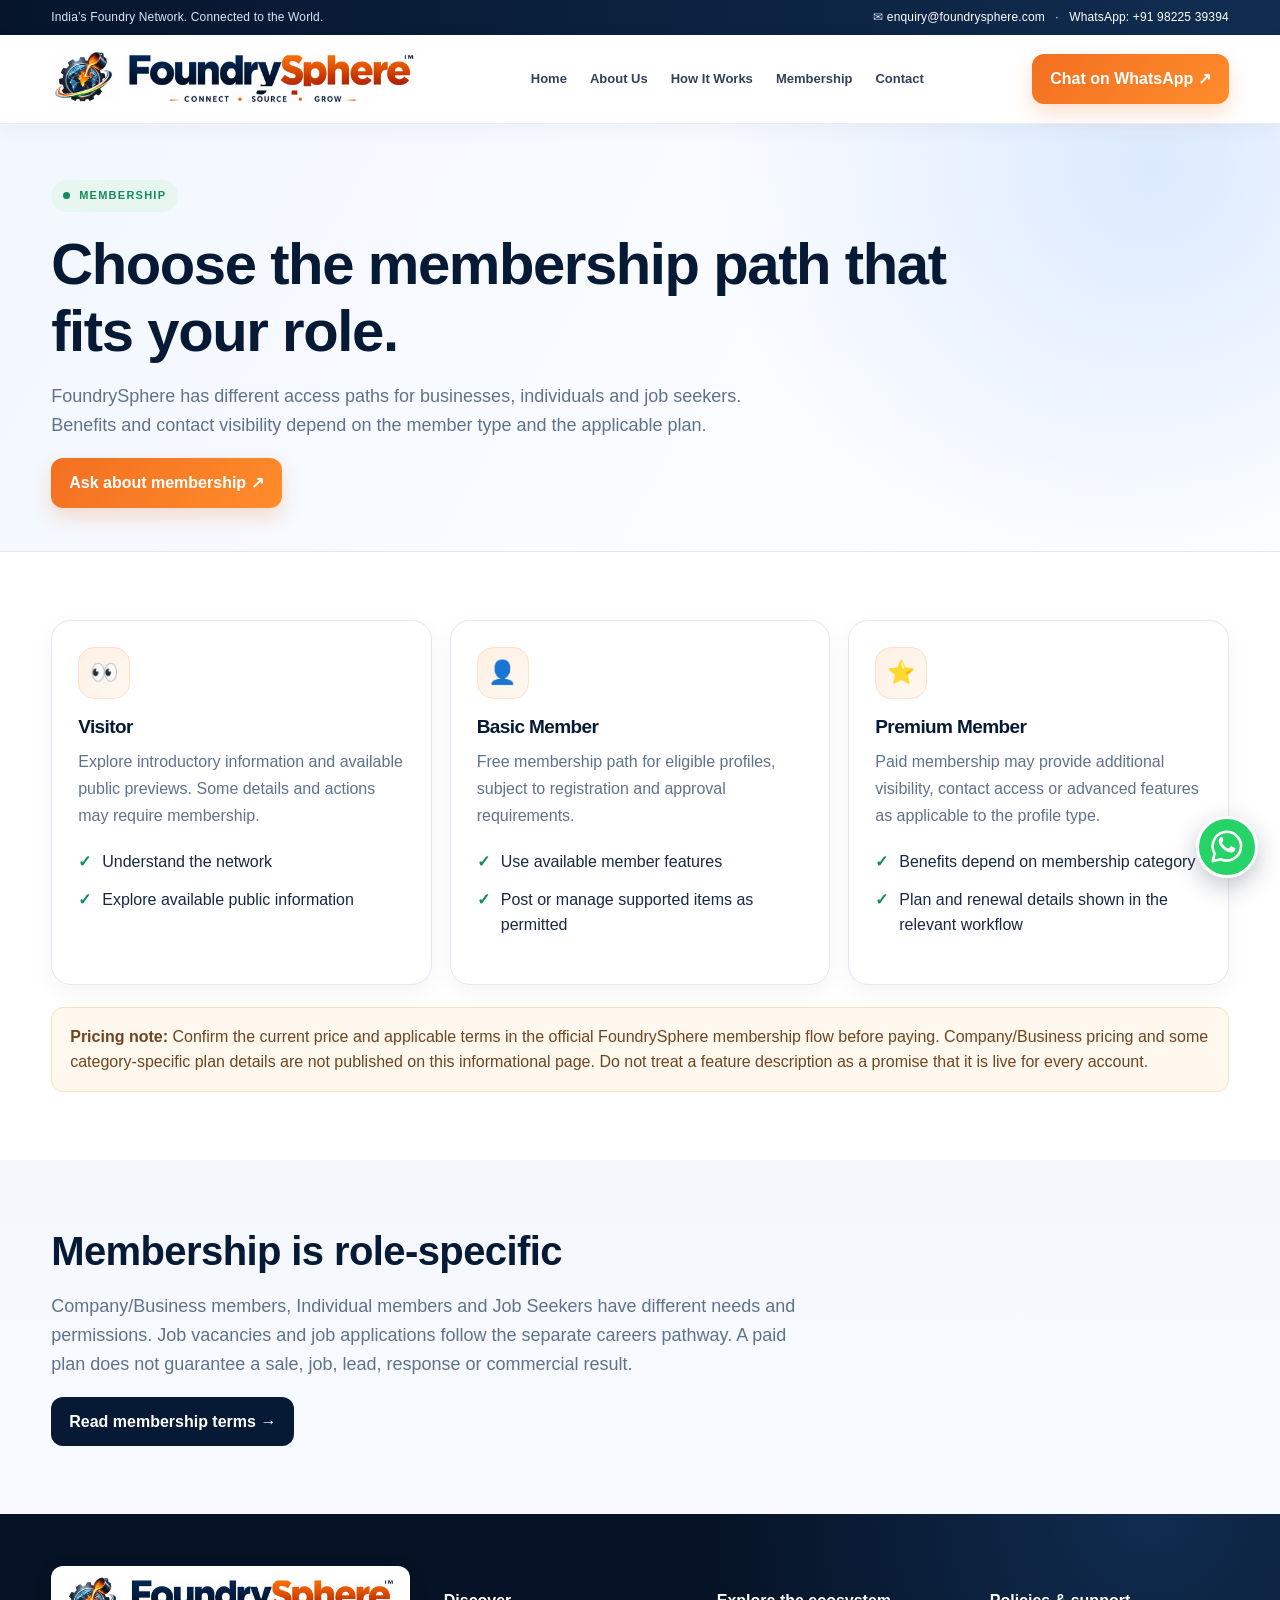
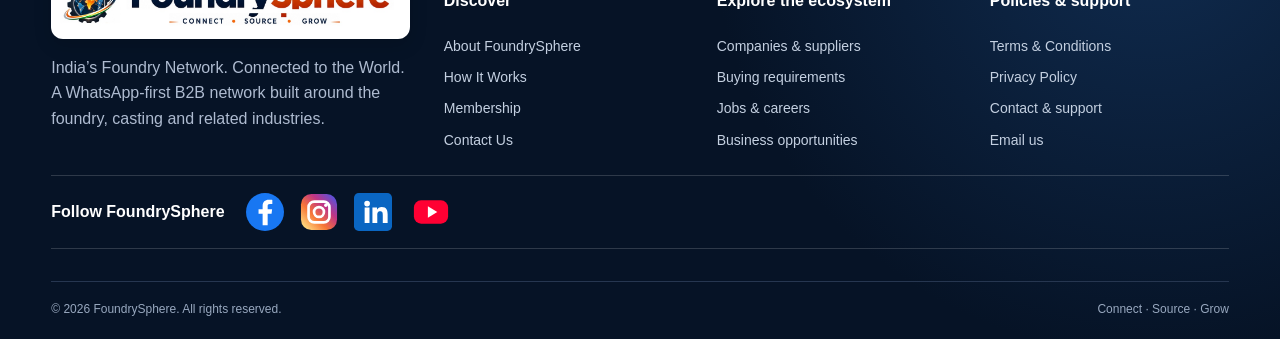
<file: membership.html>
<!doctype html>
<html lang="en">
<head>
<meta charset="utf-8"><meta name="viewport" content="width=device-width,initial-scale=1">
<meta name="theme-color" content="#0a1830">
<title>Membership | FoundrySphere</title><meta name="description" content="Understand visitor, basic and premium membership paths for FoundrySphere."><link rel="stylesheet" href="styles.css"></head><body>
<div class="topline"><div class="wrap"><span>India’s Foundry Network. Connected to the World.</span><span>✉ <a href="mailto:enquiry@foundrysphere.com">enquiry@foundrysphere.com</a> &nbsp; · &nbsp; <a href="https://wa.me/919822539394" target="_blank" rel="noopener">WhatsApp: +91 98225 39394</a></span></div></div>
<header class="header"><div class="wrap navrow">
<a class="brand" href="index.html" aria-label="FoundrySphere home"><img class="brand-logo" src="assets/foundrysphere-header-logo.jpg" alt="FoundrySphere — Connect · Source · Grow"></a>
<button class="menu-toggle" aria-label="Open navigation menu" aria-expanded="false">☰ Menu</button>
<nav class="navlinks" aria-label="Main navigation">
<a href="index.html">Home</a><a href="about.html">About Us</a><a href="how-it-works.html">How It Works</a><a href="membership.html">Membership</a><a href="contact.html">Contact</a>
</nav><div class="navactions"><a class="button button-primary" href="https://wa.me/919822539394" target="_blank" rel="noopener">Chat on WhatsApp ↗</a></div>
</div></header>

<main><section class="page-hero"><div class="wrap"><span class="eyebrow">Membership</span><h1>Choose the membership path that fits your role.</h1><p>FoundrySphere has different access paths for businesses, individuals and job seekers. Benefits and contact visibility depend on the member type and the applicable plan.</p><a class="button button-primary" href="https://wa.me/919822539394" target="_blank" rel="noopener">Ask about membership ↗</a></div></section>
<section class="section"><div class="wrap"><div class="cards"><article class="card"><div class="card-icon">👀</div><h3>Visitor</h3><p>Explore introductory information and available public previews. Some details and actions may require membership.</p><ul class="feature-list"><li><span class="tick">✓</span><span>Understand the network</span></li><li><span class="tick">✓</span><span>Explore available public information</span></li></ul></article><article class="card"><div class="card-icon">👤</div><h3>Basic Member</h3><p>Free membership path for eligible profiles, subject to registration and approval requirements.</p><ul class="feature-list"><li><span class="tick">✓</span><span>Use available member features</span></li><li><span class="tick">✓</span><span>Post or manage supported items as permitted</span></li></ul></article><article class="card"><div class="card-icon">⭐</div><h3>Premium Member</h3><p>Paid membership may provide additional visibility, contact access or advanced features as applicable to the profile type.</p><ul class="feature-list"><li><span class="tick">✓</span><span>Benefits depend on membership category</span></li><li><span class="tick">✓</span><span>Plan and renewal details shown in the relevant workflow</span></li></ul></article></div>
<div class="notice" style="margin-top:22px"><strong>Pricing note:</strong> Confirm the current price and applicable terms in the official FoundrySphere membership flow before paying. Company/Business pricing and some category-specific plan details are not published on this informational page. Do not treat a feature description as a promise that it is live for every account.</div></div></section>
<section class="section alt"><div class="wrap"><h2>Membership is role-specific</h2><p class="section-intro">Company/Business members, Individual members and Job Seekers have different needs and permissions. Job vacancies and job applications follow the separate careers pathway. A paid plan does not guarantee a sale, job, lead, response or commercial result.</p><a class="button button-dark" href="terms.html">Read membership terms →</a></div></section></main>

<footer class="footer"><div class="wrap"><div class="footer-grid">
<div><a class="brand" href="index.html"><img class="brand-logo brand-logo-footer" src="assets/foundrysphere-header-logo.jpg" alt="FoundrySphere — Connect · Source · Grow"></a><p>India’s Foundry Network. Connected to the World. A WhatsApp-first B2B network built around the foundry, casting and related industries.</p></div>
<div><h4>Discover</h4><div class="footer-links"><a href="about.html">About FoundrySphere</a><a href="how-it-works.html">How It Works</a><a href="membership.html">Membership</a><a href="contact.html">Contact Us</a></div></div>
<div><h4>Explore the ecosystem</h4><div class="footer-links"><a href="how-it-works.html#companies">Companies & suppliers</a><a href="how-it-works.html#requirements">Buying requirements</a><a href="how-it-works.html#jobs">Jobs & careers</a><a href="how-it-works.html#opportunities">Business opportunities</a></div></div>
<div><h4>Policies & support</h4><div class="footer-links"><a href="terms.html">Terms & Conditions</a><a href="privacy.html">Privacy Policy</a><a href="contact.html">Contact & support</a><a href="mailto:enquiry@foundrysphere.com">Email us</a></div></div>
</div><div class="footer-bottom"><span>© <span data-year>2026</span> FoundrySphere. All rights reserved.</span><span>Connect · Source · Grow</span></div></div></footer>
<script src="script.js"></script>
</body></html>
</file>
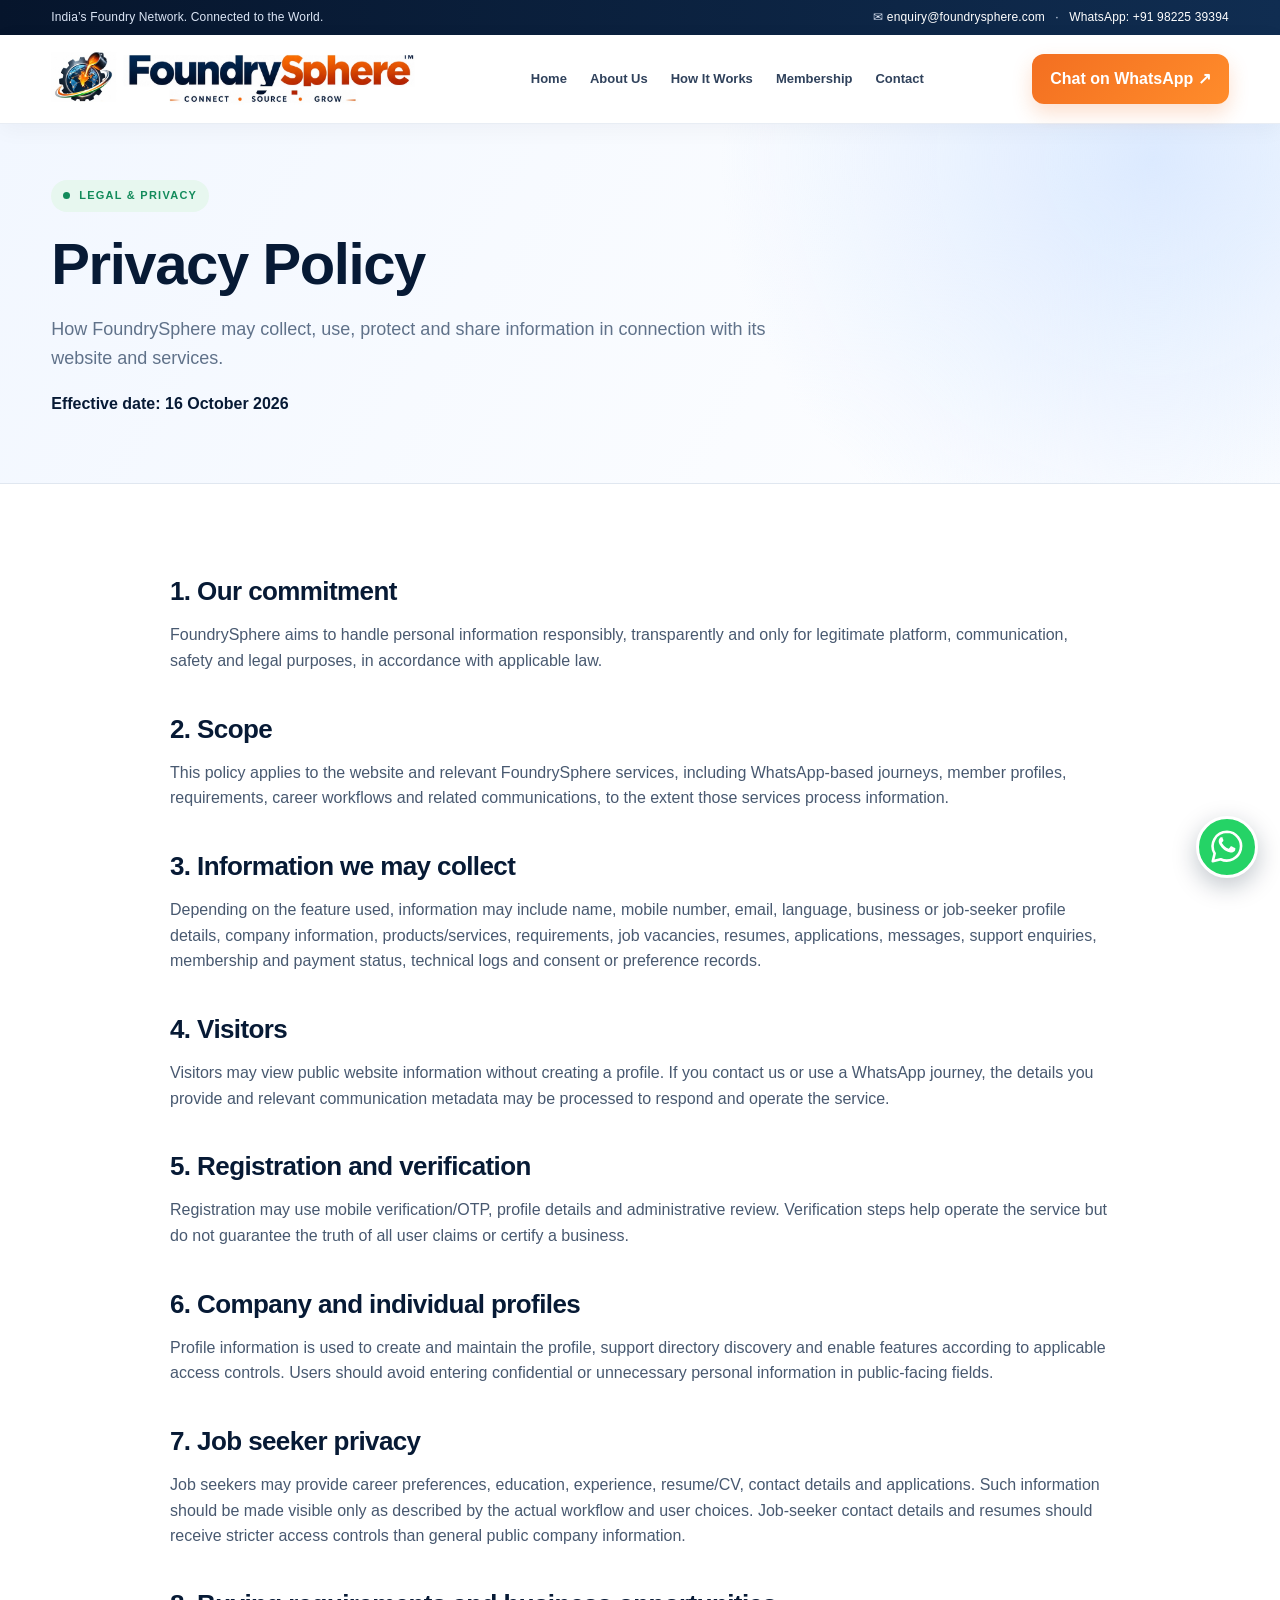
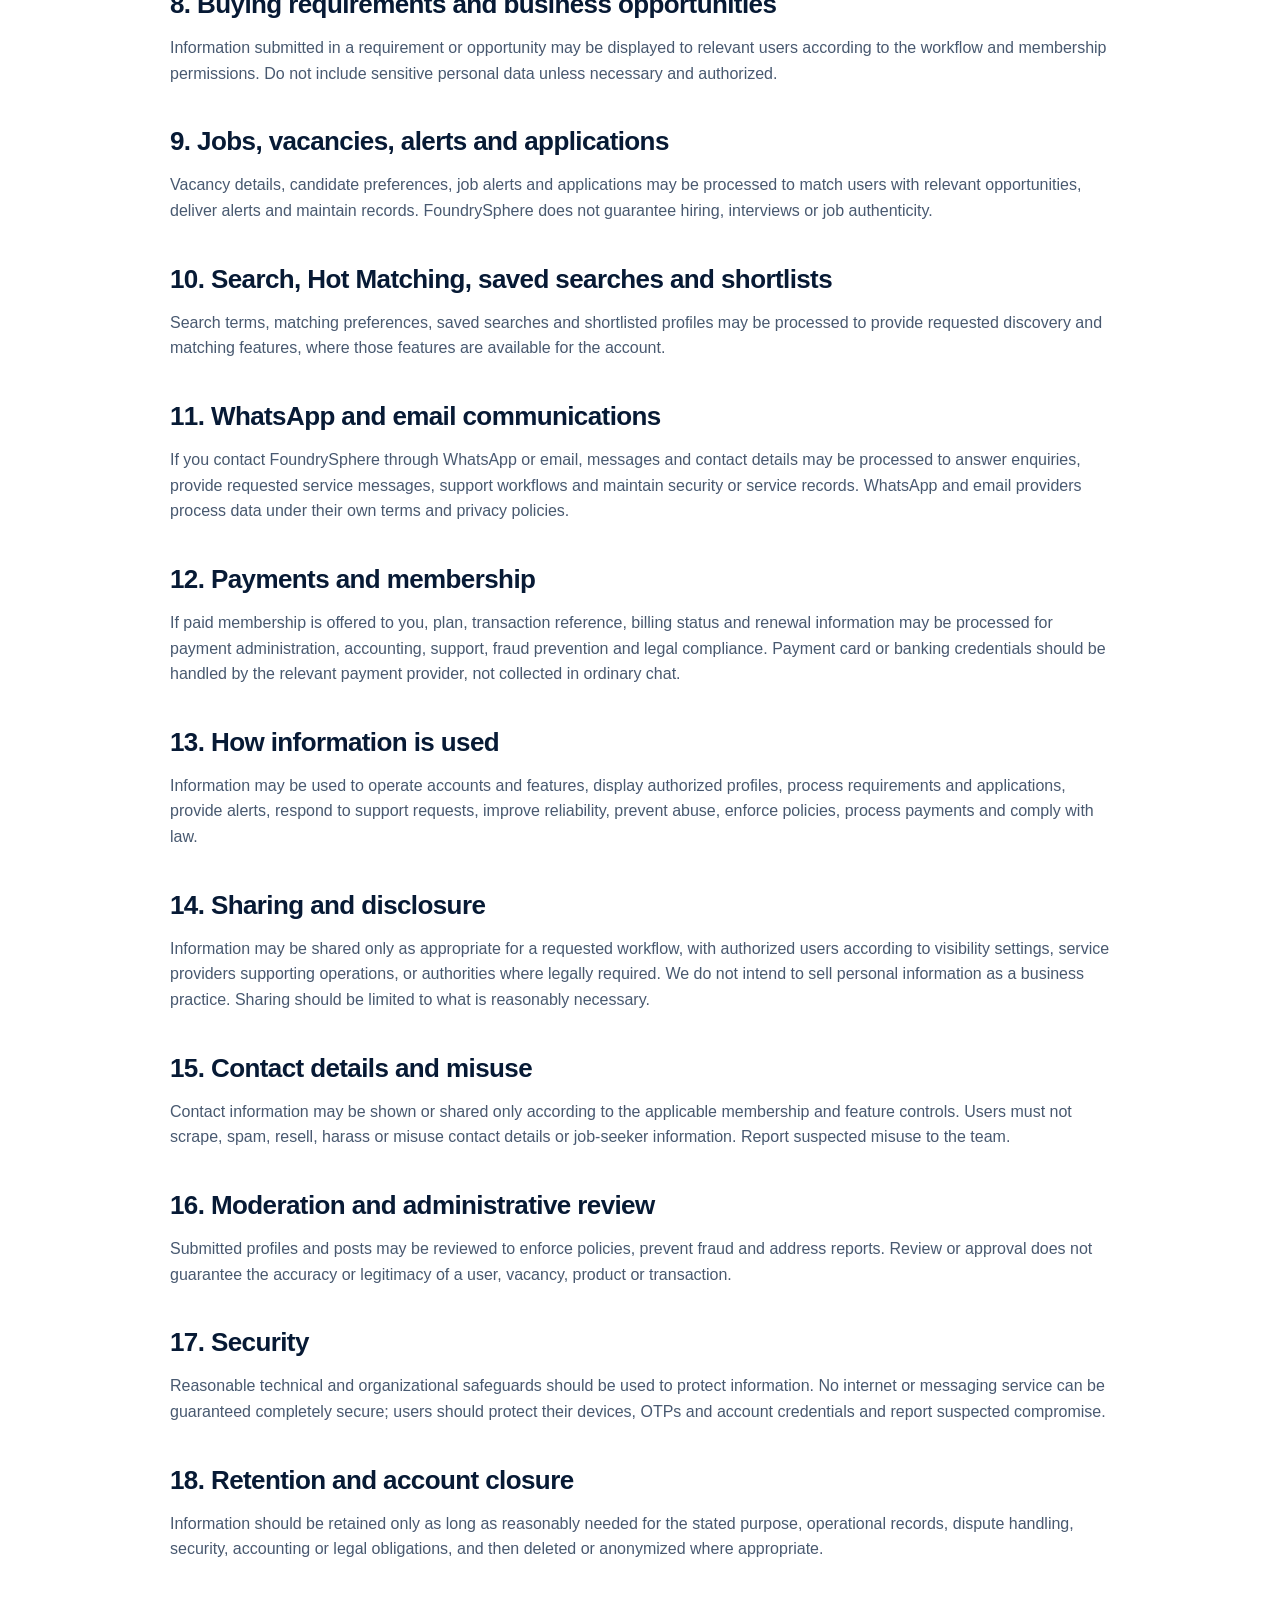
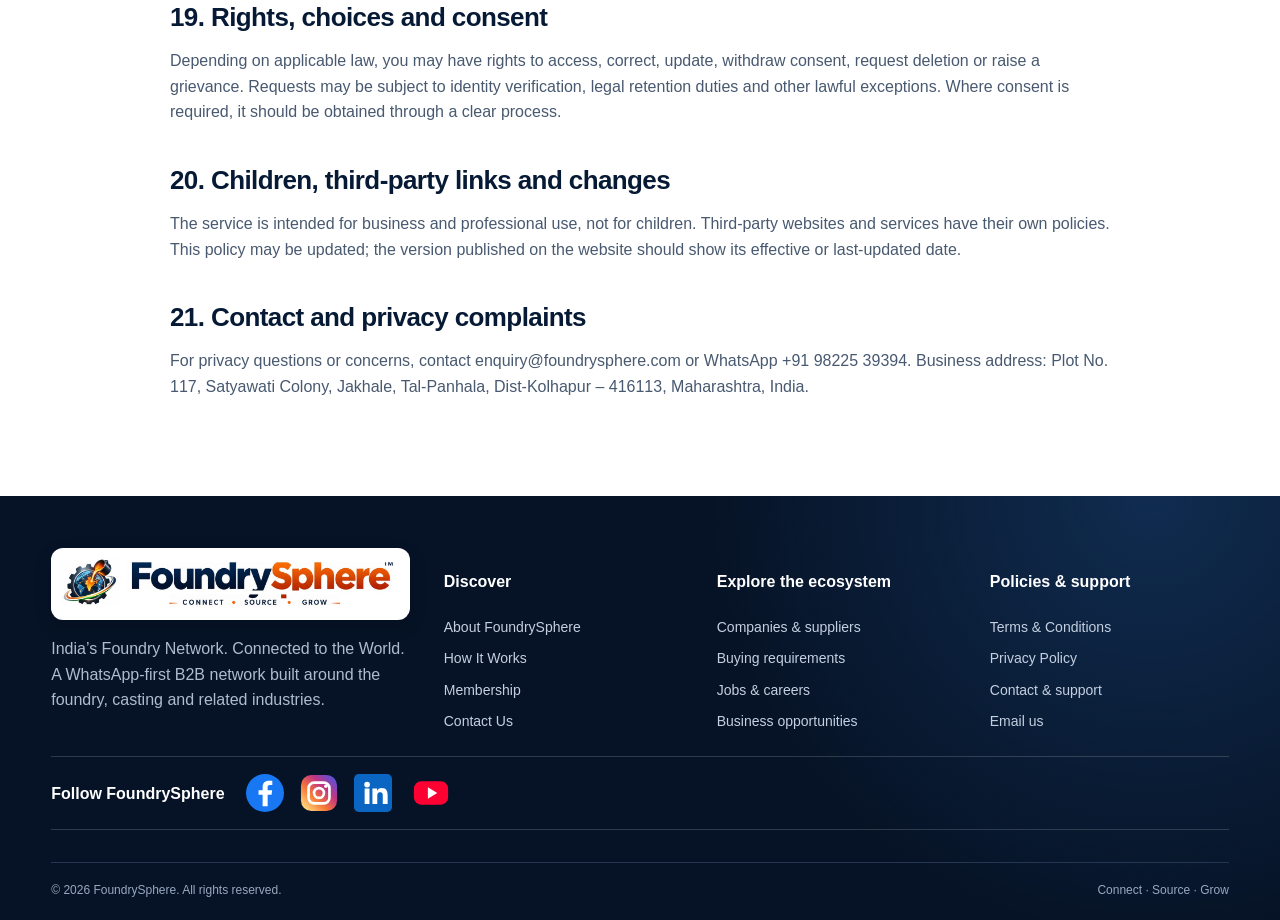
<file: privacy.html>
<!doctype html>
<html lang="en">
<head>
<meta charset="utf-8"><meta name="viewport" content="width=device-width,initial-scale=1">
<meta name="theme-color" content="#0a1830">
<title>Privacy Policy | FoundrySphere</title><meta name="description" content="Privacy information for the FoundrySphere website and related services."><link rel="stylesheet" href="styles.css"></head><body>
<div class="topline"><div class="wrap"><span>India’s Foundry Network. Connected to the World.</span><span>✉ <a href="mailto:enquiry@foundrysphere.com">enquiry@foundrysphere.com</a> &nbsp; · &nbsp; <a href="https://wa.me/919822539394" target="_blank" rel="noopener">WhatsApp: +91 98225 39394</a></span></div></div>
<header class="header"><div class="wrap navrow">
<a class="brand" href="index.html" aria-label="FoundrySphere home"><img class="brand-logo" src="assets/foundrysphere-header-logo.jpg" alt="FoundrySphere — Connect · Source · Grow"></a>
<button class="menu-toggle" aria-label="Open navigation menu" aria-expanded="false">☰ Menu</button>
<nav class="navlinks" aria-label="Main navigation">
<a href="index.html">Home</a><a href="about.html">About Us</a><a href="how-it-works.html">How It Works</a><a href="membership.html">Membership</a><a href="contact.html">Contact</a>
</nav><div class="navactions"><a class="button button-primary" href="https://wa.me/919822539394" target="_blank" rel="noopener">Chat on WhatsApp ↗</a></div>
</div></header>
<main><section class="page-hero"><div class="wrap"><span class="eyebrow">Legal & privacy</span><h1>Privacy Policy</h1><p>How FoundrySphere may collect, use, protect and share information in connection with its website and services.</p><div class="legal-date">Effective date: 16 October 2026</div></div></section><div class="wrap content"><h2>1. Our commitment</h2><p>FoundrySphere aims to handle personal information responsibly, transparently and only for legitimate platform, communication, safety and legal purposes, in accordance with applicable law.</p><h2>2. Scope</h2><p>This policy applies to the website and relevant FoundrySphere services, including WhatsApp-based journeys, member profiles, requirements, career workflows and related communications, to the extent those services process information.</p><h2>3. Information we may collect</h2><p>Depending on the feature used, information may include name, mobile number, email, language, business or job-seeker profile details, company information, products/services, requirements, job vacancies, resumes, applications, messages, support enquiries, membership and payment status, technical logs and consent or preference records.</p><h2>4. Visitors</h2><p>Visitors may view public website information without creating a profile. If you contact us or use a WhatsApp journey, the details you provide and relevant communication metadata may be processed to respond and operate the service.</p><h2>5. Registration and verification</h2><p>Registration may use mobile verification/OTP, profile details and administrative review. Verification steps help operate the service but do not guarantee the truth of all user claims or certify a business.</p><h2>6. Company and individual profiles</h2><p>Profile information is used to create and maintain the profile, support directory discovery and enable features according to applicable access controls. Users should avoid entering confidential or unnecessary personal information in public-facing fields.</p><h2>7. Job seeker privacy</h2><p>Job seekers may provide career preferences, education, experience, resume/CV, contact details and applications. Such information should be made visible only as described by the actual workflow and user choices. Job-seeker contact details and resumes should receive stricter access controls than general public company information.</p><h2>8. Buying requirements and business opportunities</h2><p>Information submitted in a requirement or opportunity may be displayed to relevant users according to the workflow and membership permissions. Do not include sensitive personal data unless necessary and authorized.</p><h2>9. Jobs, vacancies, alerts and applications</h2><p>Vacancy details, candidate preferences, job alerts and applications may be processed to match users with relevant opportunities, deliver alerts and maintain records. FoundrySphere does not guarantee hiring, interviews or job authenticity.</p><h2>10. Search, Hot Matching, saved searches and shortlists</h2><p>Search terms, matching preferences, saved searches and shortlisted profiles may be processed to provide requested discovery and matching features, where those features are available for the account.</p><h2>11. WhatsApp and email communications</h2><p>If you contact FoundrySphere through WhatsApp or email, messages and contact details may be processed to answer enquiries, provide requested service messages, support workflows and maintain security or service records. WhatsApp and email providers process data under their own terms and privacy policies.</p><h2>12. Payments and membership</h2><p>If paid membership is offered to you, plan, transaction reference, billing status and renewal information may be processed for payment administration, accounting, support, fraud prevention and legal compliance. Payment card or banking credentials should be handled by the relevant payment provider, not collected in ordinary chat.</p><h2>13. How information is used</h2><p>Information may be used to operate accounts and features, display authorized profiles, process requirements and applications, provide alerts, respond to support requests, improve reliability, prevent abuse, enforce policies, process payments and comply with law.</p><h2>14. Sharing and disclosure</h2><p>Information may be shared only as appropriate for a requested workflow, with authorized users according to visibility settings, service providers supporting operations, or authorities where legally required. We do not intend to sell personal information as a business practice. Sharing should be limited to what is reasonably necessary.</p><h2>15. Contact details and misuse</h2><p>Contact information may be shown or shared only according to the applicable membership and feature controls. Users must not scrape, spam, resell, harass or misuse contact details or job-seeker information. Report suspected misuse to the team.</p><h2>16. Moderation and administrative review</h2><p>Submitted profiles and posts may be reviewed to enforce policies, prevent fraud and address reports. Review or approval does not guarantee the accuracy or legitimacy of a user, vacancy, product or transaction.</p><h2>17. Security</h2><p>Reasonable technical and organizational safeguards should be used to protect information. No internet or messaging service can be guaranteed completely secure; users should protect their devices, OTPs and account credentials and report suspected compromise.</p><h2>18. Retention and account closure</h2><p>Information should be retained only as long as reasonably needed for the stated purpose, operational records, dispute handling, security, accounting or legal obligations, and then deleted or anonymized where appropriate. </p><h2>19. Rights, choices and consent</h2><p>Depending on applicable law, you may have rights to access, correct, update, withdraw consent, request deletion or raise a grievance. Requests may be subject to identity verification, legal retention duties and other lawful exceptions. Where consent is required, it should be obtained through a clear process.</p><h2>20. Children, third-party links and changes</h2><p>The service is intended for business and professional use, not for children. Third-party websites and services have their own policies. This policy may be updated; the version published on the website should show its effective or last-updated date.</p><h2>21. Contact and privacy complaints</h2><p>For privacy questions or concerns, contact enquiry@foundrysphere.com or WhatsApp +91 98225 39394. Business address: Plot No. 117, Satyawati Colony, Jakhale, Tal-Panhala, Dist-Kolhapur – 416113, Maharashtra, India. </p></div></main>
<footer class="footer"><div class="wrap"><div class="footer-grid">
<div><a class="brand" href="index.html"><img class="brand-logo brand-logo-footer" src="assets/foundrysphere-header-logo.jpg" alt="FoundrySphere — Connect · Source · Grow"></a><p>India’s Foundry Network. Connected to the World. A WhatsApp-first B2B network built around the foundry, casting and related industries.</p></div>
<div><h4>Discover</h4><div class="footer-links"><a href="about.html">About FoundrySphere</a><a href="how-it-works.html">How It Works</a><a href="membership.html">Membership</a><a href="contact.html">Contact Us</a></div></div>
<div><h4>Explore the ecosystem</h4><div class="footer-links"><a href="how-it-works.html#companies">Companies & suppliers</a><a href="how-it-works.html#requirements">Buying requirements</a><a href="how-it-works.html#jobs">Jobs & careers</a><a href="how-it-works.html#opportunities">Business opportunities</a></div></div>
<div><h4>Policies & support</h4><div class="footer-links"><a href="terms.html">Terms & Conditions</a><a href="privacy.html">Privacy Policy</a><a href="contact.html">Contact & support</a><a href="mailto:enquiry@foundrysphere.com">Email us</a></div></div>
</div><div class="footer-bottom"><span>© <span data-year>2026</span> FoundrySphere. All rights reserved.</span><span>Connect · Source · Grow</span></div></div></footer>
<script src="script.js"></script>
</body></html>
</file>
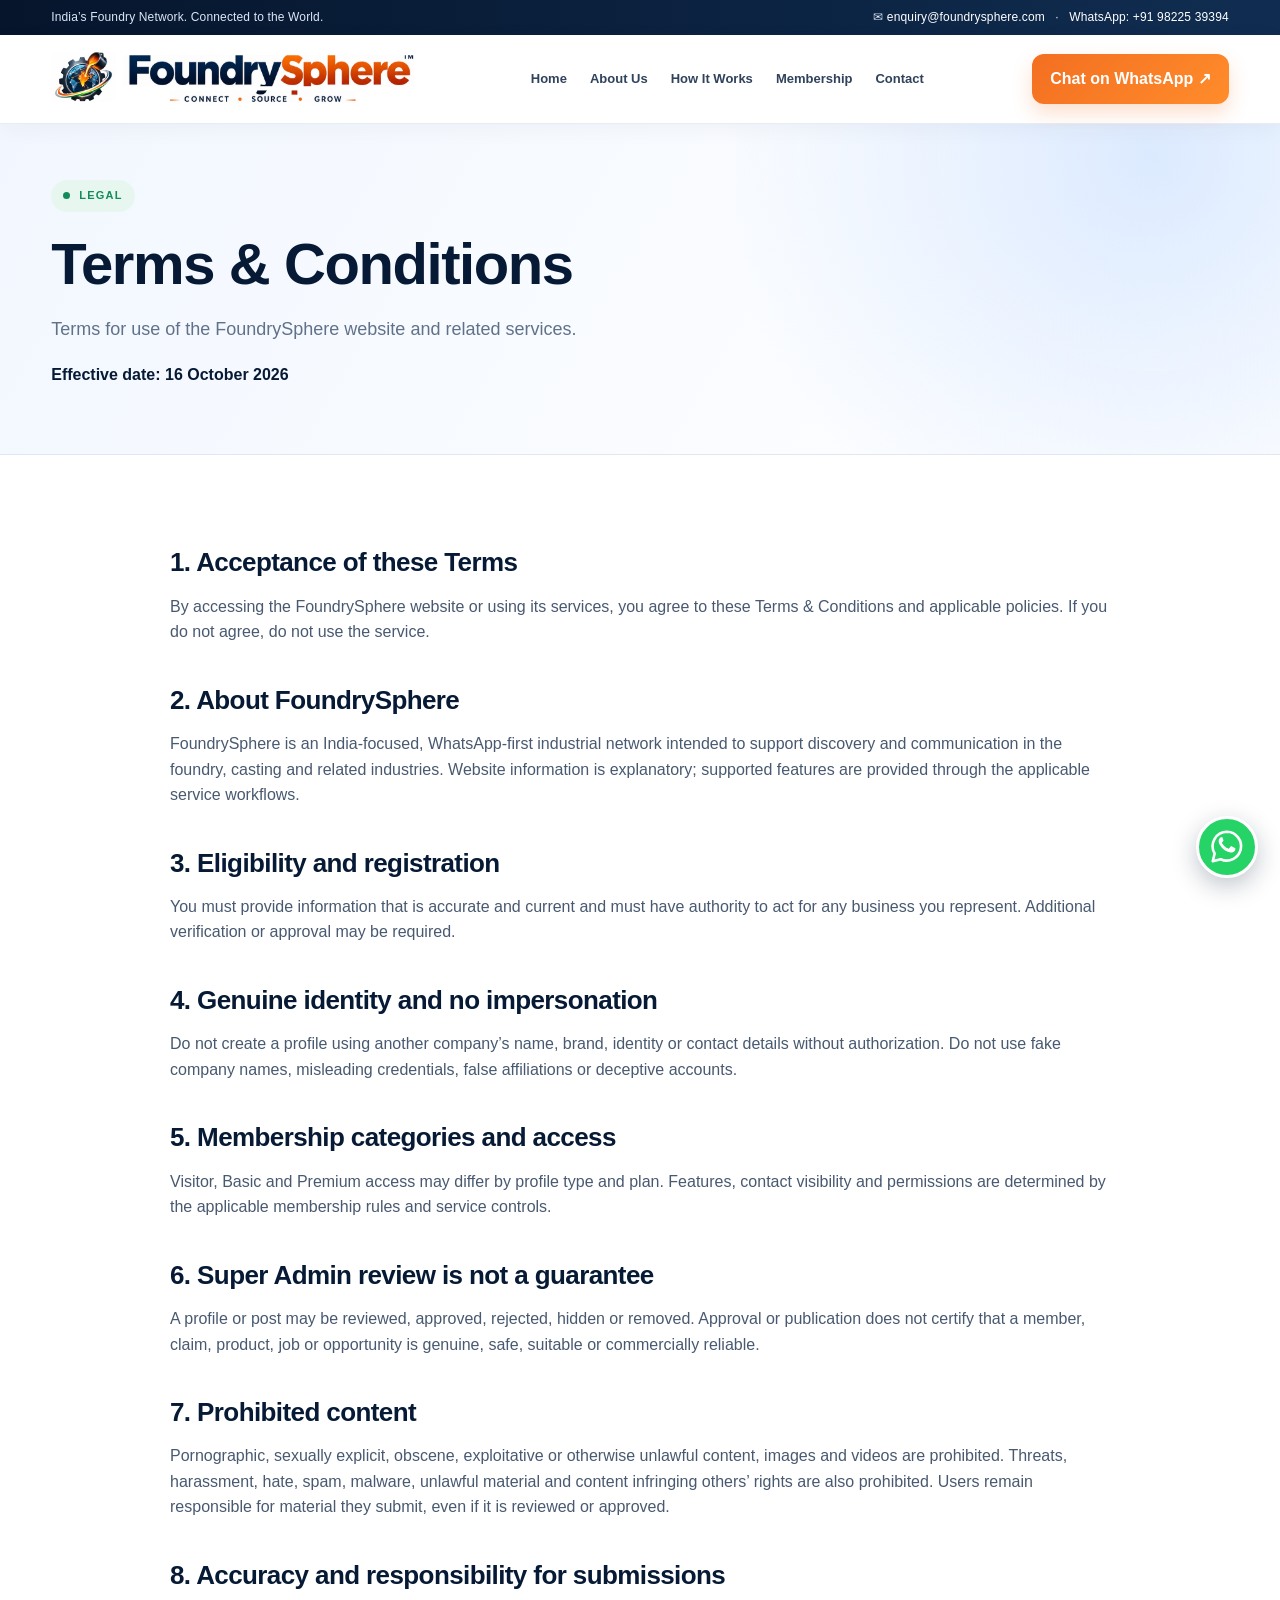
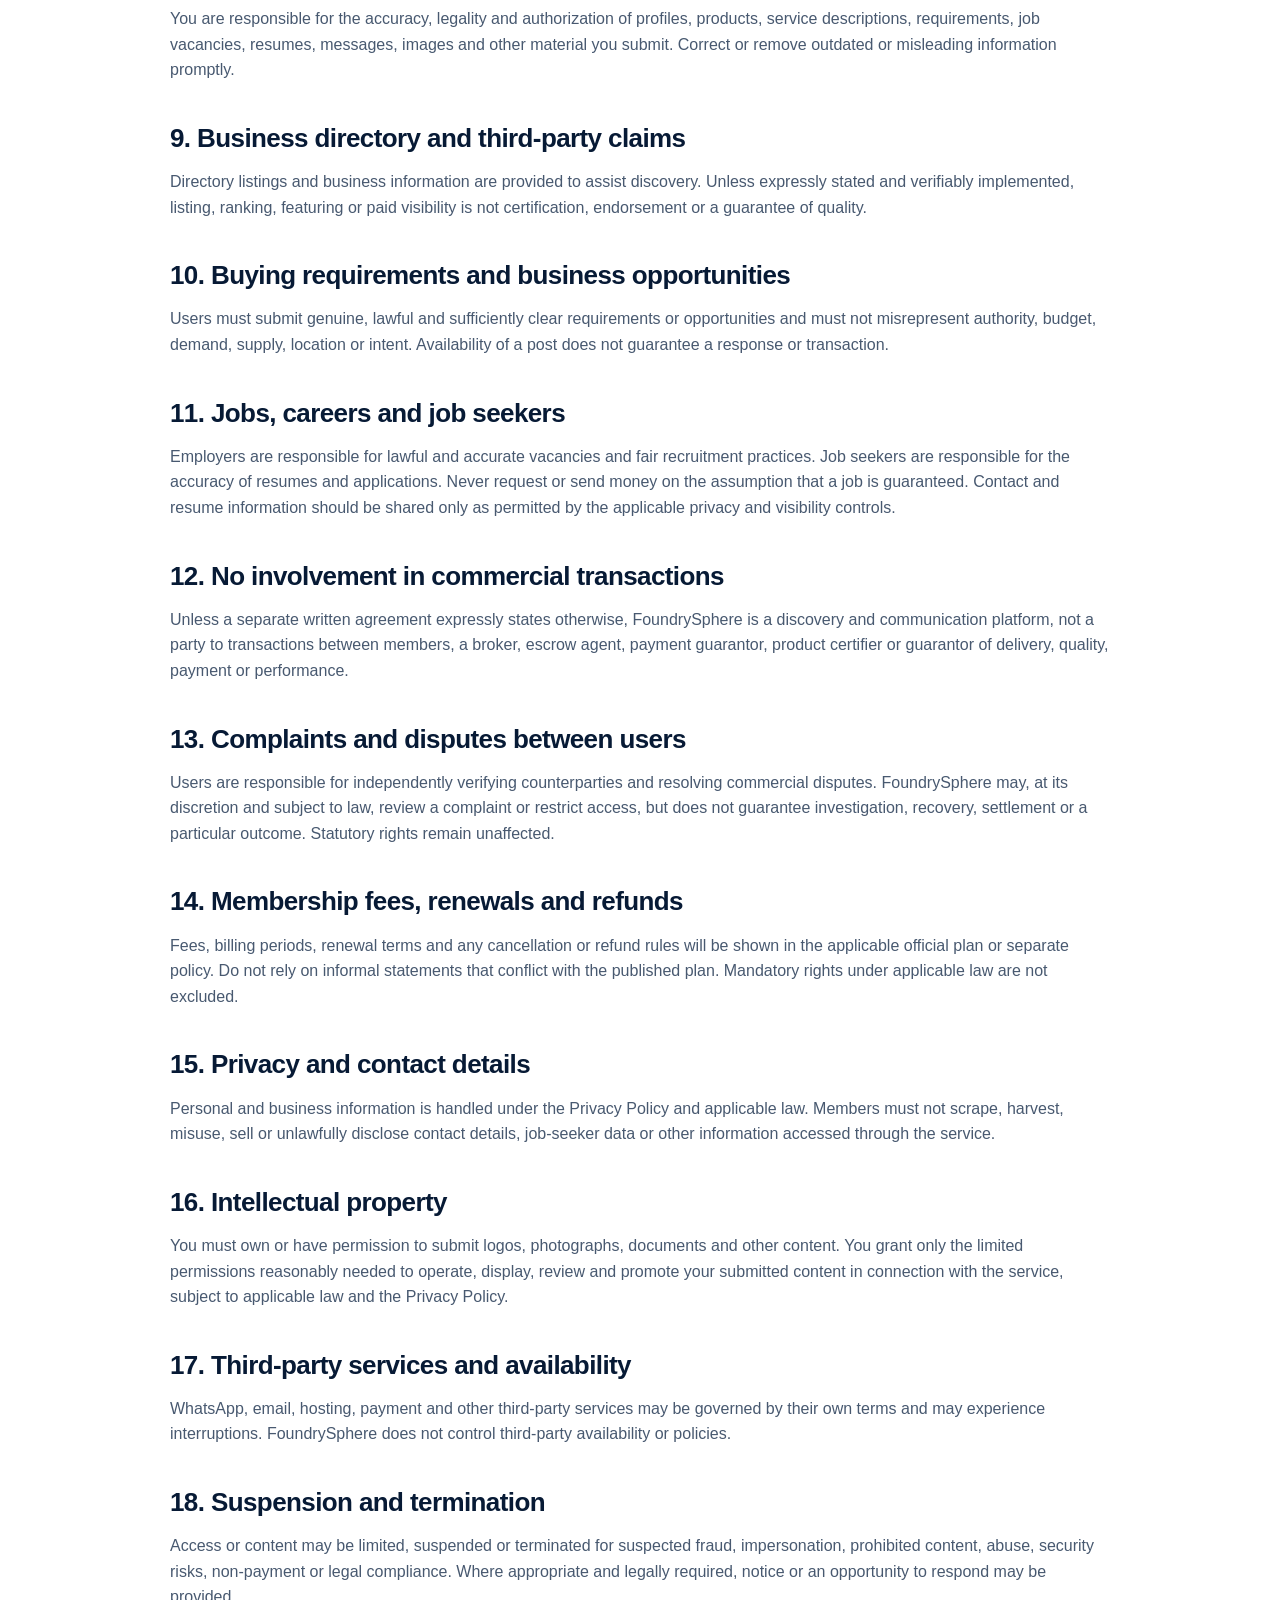
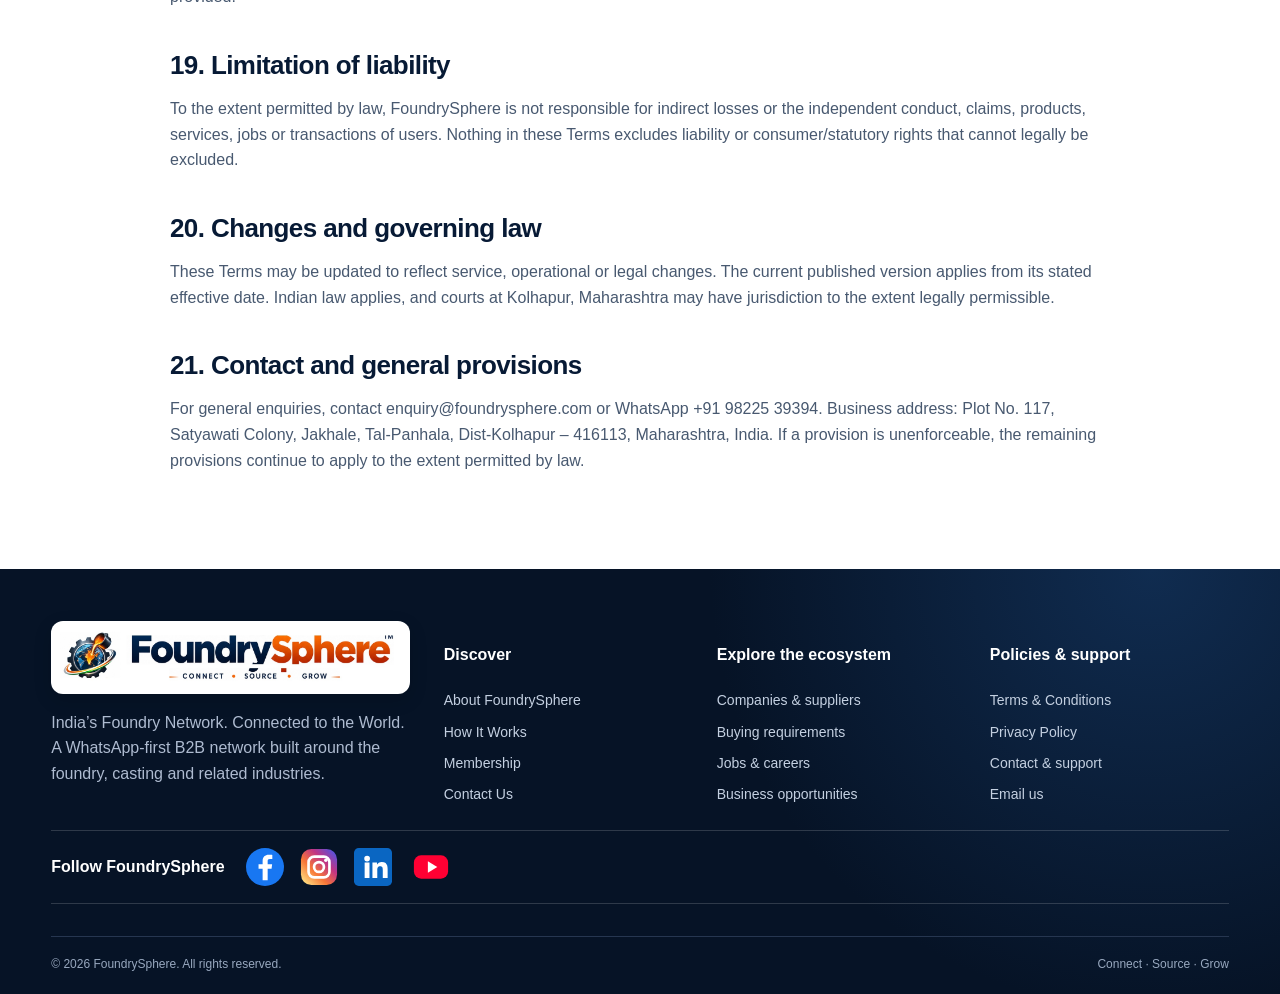
<file: terms.html>
<!doctype html>
<html lang="en">
<head>
<meta charset="utf-8"><meta name="viewport" content="width=device-width,initial-scale=1">
<meta name="theme-color" content="#0a1830">
<title>Terms & Conditions | FoundrySphere</title><meta name="description" content="Terms and conditions for FoundrySphere website and related services."><link rel="stylesheet" href="styles.css"></head><body>
<div class="topline"><div class="wrap"><span>India’s Foundry Network. Connected to the World.</span><span>✉ <a href="mailto:enquiry@foundrysphere.com">enquiry@foundrysphere.com</a> &nbsp; · &nbsp; <a href="https://wa.me/919822539394" target="_blank" rel="noopener">WhatsApp: +91 98225 39394</a></span></div></div>
<header class="header"><div class="wrap navrow">
<a class="brand" href="index.html" aria-label="FoundrySphere home"><img class="brand-logo" src="assets/foundrysphere-header-logo.jpg" alt="FoundrySphere — Connect · Source · Grow"></a>
<button class="menu-toggle" aria-label="Open navigation menu" aria-expanded="false">☰ Menu</button>
<nav class="navlinks" aria-label="Main navigation">
<a href="index.html">Home</a><a href="about.html">About Us</a><a href="how-it-works.html">How It Works</a><a href="membership.html">Membership</a><a href="contact.html">Contact</a>
</nav><div class="navactions"><a class="button button-primary" href="https://wa.me/919822539394" target="_blank" rel="noopener">Chat on WhatsApp ↗</a></div>
</div></header>
<main><section class="page-hero"><div class="wrap"><span class="eyebrow">Legal</span><h1>Terms & Conditions</h1><p>Terms for use of the FoundrySphere website and related services.</p><div class="legal-date">Effective date: 16 October 2026</div></div></section><div class="wrap content"><h2>1. Acceptance of these Terms</h2><p>By accessing the FoundrySphere website or using its services, you agree to these Terms & Conditions and applicable policies. If you do not agree, do not use the service.</p><h2>2. About FoundrySphere</h2><p>FoundrySphere is an India-focused, WhatsApp-first industrial network intended to support discovery and communication in the foundry, casting and related industries. Website information is explanatory; supported features are provided through the applicable service workflows.</p><h2>3. Eligibility and registration</h2><p>You must provide information that is accurate and current and must have authority to act for any business you represent. Additional verification or approval may be required.</p><h2>4. Genuine identity and no impersonation</h2><p>Do not create a profile using another company’s name, brand, identity or contact details without authorization. Do not use fake company names, misleading credentials, false affiliations or deceptive accounts.</p><h2>5. Membership categories and access</h2><p>Visitor, Basic and Premium access may differ by profile type and plan. Features, contact visibility and permissions are determined by the applicable membership rules and service controls.</p><h2>6. Super Admin review is not a guarantee</h2><p>A profile or post may be reviewed, approved, rejected, hidden or removed. Approval or publication does not certify that a member, claim, product, job or opportunity is genuine, safe, suitable or commercially reliable.</p><h2>7. Prohibited content</h2><p>Pornographic, sexually explicit, obscene, exploitative or otherwise unlawful content, images and videos are prohibited. Threats, harassment, hate, spam, malware, unlawful material and content infringing others’ rights are also prohibited. Users remain responsible for material they submit, even if it is reviewed or approved.</p><h2>8. Accuracy and responsibility for submissions</h2><p>You are responsible for the accuracy, legality and authorization of profiles, products, service descriptions, requirements, job vacancies, resumes, messages, images and other material you submit. Correct or remove outdated or misleading information promptly.</p><h2>9. Business directory and third-party claims</h2><p>Directory listings and business information are provided to assist discovery. Unless expressly stated and verifiably implemented, listing, ranking, featuring or paid visibility is not certification, endorsement or a guarantee of quality.</p><h2>10. Buying requirements and business opportunities</h2><p>Users must submit genuine, lawful and sufficiently clear requirements or opportunities and must not misrepresent authority, budget, demand, supply, location or intent. Availability of a post does not guarantee a response or transaction.</p><h2>11. Jobs, careers and job seekers</h2><p>Employers are responsible for lawful and accurate vacancies and fair recruitment practices. Job seekers are responsible for the accuracy of resumes and applications. Never request or send money on the assumption that a job is guaranteed. Contact and resume information should be shared only as permitted by the applicable privacy and visibility controls.</p><h2>12. No involvement in commercial transactions</h2><p>Unless a separate written agreement expressly states otherwise, FoundrySphere is a discovery and communication platform, not a party to transactions between members, a broker, escrow agent, payment guarantor, product certifier or guarantor of delivery, quality, payment or performance.</p><h2>13. Complaints and disputes between users</h2><p>Users are responsible for independently verifying counterparties and resolving commercial disputes. FoundrySphere may, at its discretion and subject to law, review a complaint or restrict access, but does not guarantee investigation, recovery, settlement or a particular outcome. Statutory rights remain unaffected.</p><h2>14. Membership fees, renewals and refunds</h2><p>Fees, billing periods, renewal terms and any cancellation or refund rules will be shown in the applicable official plan or separate policy. Do not rely on informal statements that conflict with the published plan. Mandatory rights under applicable law are not excluded.</p><h2>15. Privacy and contact details</h2><p>Personal and business information is handled under the Privacy Policy and applicable law. Members must not scrape, harvest, misuse, sell or unlawfully disclose contact details, job-seeker data or other information accessed through the service.</p><h2>16. Intellectual property</h2><p>You must own or have permission to submit logos, photographs, documents and other content. You grant only the limited permissions reasonably needed to operate, display, review and promote your submitted content in connection with the service, subject to applicable law and the Privacy Policy.</p><h2>17. Third-party services and availability</h2><p>WhatsApp, email, hosting, payment and other third-party services may be governed by their own terms and may experience interruptions. FoundrySphere does not control third-party availability or policies.</p><h2>18. Suspension and termination</h2><p>Access or content may be limited, suspended or terminated for suspected fraud, impersonation, prohibited content, abuse, security risks, non-payment or legal compliance. Where appropriate and legally required, notice or an opportunity to respond may be provided.</p><h2>19. Limitation of liability</h2><p>To the extent permitted by law, FoundrySphere is not responsible for indirect losses or the independent conduct, claims, products, services, jobs or transactions of users. Nothing in these Terms excludes liability or consumer/statutory rights that cannot legally be excluded.</p><h2>20. Changes and governing law</h2><p>These Terms may be updated to reflect service, operational or legal changes. The current published version applies from its stated effective date. Indian law applies, and courts at Kolhapur, Maharashtra may have jurisdiction to the extent legally permissible.</p><h2>21. Contact and general provisions</h2><p>For general enquiries, contact enquiry@foundrysphere.com or WhatsApp +91 98225 39394. Business address: Plot No. 117, Satyawati Colony, Jakhale, Tal-Panhala, Dist-Kolhapur – 416113, Maharashtra, India. If a provision is unenforceable, the remaining provisions continue to apply to the extent permitted by law.</p></div></main>
<footer class="footer"><div class="wrap"><div class="footer-grid">
<div><a class="brand" href="index.html"><img class="brand-logo brand-logo-footer" src="assets/foundrysphere-header-logo.jpg" alt="FoundrySphere — Connect · Source · Grow"></a><p>India’s Foundry Network. Connected to the World. A WhatsApp-first B2B network built around the foundry, casting and related industries.</p></div>
<div><h4>Discover</h4><div class="footer-links"><a href="about.html">About FoundrySphere</a><a href="how-it-works.html">How It Works</a><a href="membership.html">Membership</a><a href="contact.html">Contact Us</a></div></div>
<div><h4>Explore the ecosystem</h4><div class="footer-links"><a href="how-it-works.html#companies">Companies & suppliers</a><a href="how-it-works.html#requirements">Buying requirements</a><a href="how-it-works.html#jobs">Jobs & careers</a><a href="how-it-works.html#opportunities">Business opportunities</a></div></div>
<div><h4>Policies & support</h4><div class="footer-links"><a href="terms.html">Terms & Conditions</a><a href="privacy.html">Privacy Policy</a><a href="contact.html">Contact & support</a><a href="mailto:enquiry@foundrysphere.com">Email us</a></div></div>
</div><div class="footer-bottom"><span>© <span data-year>2026</span> FoundrySphere. All rights reserved.</span><span>Connect · Source · Grow</span></div></div></footer>
<script src="script.js"></script>
</body></html>
</file>
<file: styles.css>
:root{--navy:#0a1830;--navy2:#11284a;--orange:#f47721;--orange2:#ff9a3d;--ink:#1b2940;--muted:#65738a;--paper:#f5f7fb;--white:#fff;--line:#dfe6ef;--green:#138b5b;--shadow:0 18px 50px rgba(8,26,54,.12)}
*{box-sizing:border-box}html{scroll-behavior:smooth}body{margin:0;font-family:Inter,ui-sans-serif,system-ui,-apple-system,"Segoe UI",Arial,sans-serif;color:var(--ink);line-height:1.6;background:#fff}a{color:inherit;text-decoration:none}img{max-width:100%;display:block}button,.button{font:inherit;cursor:pointer;border:0;border-radius:999px;padding:12px 19px;font-weight:750;display:inline-flex;align-items:center;justify-content:center;gap:9px;transition:.2s}button:hover,.button:hover{transform:translateY(-1px)}.button-primary{background:var(--orange);color:#fff;box-shadow:0 8px 20px #f4772133}.button-dark{background:var(--navy);color:#fff}.button-light{border:1px solid #d5deea;color:var(--navy);background:#fff}.wrap{width:min(1160px,92%);margin:auto}.topline{background:var(--navy);color:#dce6f6;font-size:13px;padding:8px 0}.topline .wrap{display:flex;justify-content:space-between;gap:14px;flex-wrap:wrap}.topline a{color:#fff}.header{position:sticky;top:0;z-index:30;background:#ffffffee;backdrop-filter:blur(14px);border-bottom:1px solid #e8edf4}.navrow{min-height:78px;display:flex;align-items:center;justify-content:space-between;gap:24px}.brand{display:flex;align-items:center;gap:12px;min-width:220px}.brandmark{width:44px;height:44px;border-radius:13px;background:linear-gradient(135deg,var(--navy),#264b79);display:grid;place-items:center;color:#fff;font-size:22px;border:2px solid var(--orange);box-shadow:0 4px 12px #0a183022}.brandname{font-weight:900;font-size:22px;letter-spacing:-.7px;color:var(--navy);line-height:1.1}.brandname span{color:var(--orange)}.brandtag{font-size:10px;color:#69788c;letter-spacing:1.2px;font-weight:800;margin-top:5px}.navlinks{display:flex;align-items:center;gap:23px;font-size:14px;font-weight:700;color:#30425c}.navlinks a:hover,.navlinks a.active{color:var(--orange)}.navactions{display:flex;align-items:center;gap:10px}.menu-toggle{display:none;background:var(--paper);color:var(--navy);padding:10px 13px}.hero{padding:28px 0 64px;background:radial-gradient(circle at 5% 15%,#eaf2ff,transparent 35%),linear-gradient(180deg,#f8fbff,#fff)}.hero-banner{border-radius:24px;overflow:hidden;box-shadow:var(--shadow);background:var(--navy)}.hero-banner img{width:100%;aspect-ratio:2.2/1;object-fit:cover}.hero-copy{padding:42px 0 0;max-width:850px}.eyebrow{display:inline-flex;align-items:center;gap:9px;color:var(--green);background:#e7f7ef;padding:7px 12px;border-radius:99px;font-size:12px;letter-spacing:1.1px;font-weight:900;text-transform:uppercase}.eyebrow:before{content:"";width:7px;height:7px;background:var(--green);border-radius:50%}h1,h2,h3{line-height:1.16;letter-spacing:-.6px;color:var(--navy)}h1{font-size:clamp(36px,5vw,58px);margin:18px 0}h2{font-size:clamp(28px,3.5vw,40px);margin:0 0 13px}h3{font-size:21px;margin:0 0 10px}.hero-copy p,.section-intro{font-size:18px;color:var(--muted);max-width:760px}.hero-ctas{display:flex;gap:12px;flex-wrap:wrap;margin-top:24px}.section{padding:76px 0}.section.alt{background:var(--paper)}.section-head{display:flex;justify-content:space-between;align-items:end;gap:25px;margin-bottom:30px}.section-head p{max-width:670px;color:var(--muted);margin:0}.cards{display:grid;grid-template-columns:repeat(3,1fr);gap:18px}.card{border:1px solid var(--line);border-radius:18px;padding:25px;background:#fff;box-shadow:0 6px 24px #0a183008}.card p{color:var(--muted);margin:0}.card-icon{width:48px;height:48px;border-radius:14px;background:#fff1e6;color:var(--orange);display:grid;place-items:center;font-size:23px;margin-bottom:17px}.card .more{display:inline-block;color:var(--orange);font-weight:800;margin-top:17px}.steps{display:grid;grid-template-columns:repeat(4,1fr);gap:14px}.step{padding:23px;border-radius:17px;background:#fff;border:1px solid var(--line)}.stepno{width:34px;height:34px;border-radius:50%;display:grid;place-items:center;background:var(--navy);color:#fff;font-weight:900;margin-bottom:15px}.split{display:grid;grid-template-columns:1fr 1fr;gap:40px;align-items:center}.feature-list{list-style:none;padding:0;margin:20px 0;display:grid;gap:12px}.feature-list li{display:flex;gap:11px;align-items:flex-start}.tick{color:var(--green);font-weight:900}.callout{border-radius:22px;background:linear-gradient(135deg,var(--navy),#1d3c66);color:#fff;padding:36px;position:relative;overflow:hidden}.callout h2,.callout h3{color:#fff}.callout p{color:#d6e0f1}.callout .button{margin-top:12px}.pill-row{display:flex;gap:9px;flex-wrap:wrap;margin:20px 0}.pill{background:#edf2f8;border:1px solid #dfe6ef;border-radius:99px;padding:7px 12px;color:#354761;font-size:13px;font-weight:750}.page-hero{background:linear-gradient(135deg,#eff5ff,#fff);padding:58px 0 44px;border-bottom:1px solid var(--line)}.page-hero p{color:var(--muted);font-size:18px;max-width:760px}.content{max-width:900px;margin:auto;padding:52px 0 80px}.content h2{font-size:26px;margin-top:32px}.content h3{font-size:19px;margin-top:22px}.content p,.content li{color:#485970}.content li{margin:7px 0}.notice{background:#fff8ef;border:1px solid #ffdfbd;padding:16px 18px;border-radius:12px;color:#70441e}.contact-grid{display:grid;grid-template-columns:1.1fr .9fr;gap:24px}.form-card,.contact-card{border:1px solid var(--line);border-radius:18px;padding:26px;background:#fff}.field{display:grid;gap:7px;margin-bottom:16px}.field label{font-weight:750;font-size:14px;color:var(--navy)}.field input,.field textarea,.field select{font:inherit;border:1px solid #d5deea;border-radius:10px;padding:12px 13px;width:100%;background:#fff}.field textarea{min-height:125px;resize:vertical}.contact-item{padding:15px 0;border-bottom:1px solid var(--line)}.contact-item:last-child{border:0}.contact-item strong{display:block;color:var(--navy)}.footer{background:#071326;color:#d5dfef;padding:48px 0 20px}.footer-grid{display:grid;grid-template-columns:1.5fr 1fr 1fr 1fr;gap:30px}.footer h3,.footer h4{color:#fff}.footer p{color:#aebbd0}.footer-links{display:grid;gap:9px;font-size:14px}.footer-links a:hover{color:var(--orange2)}.footer-bottom{border-top:1px solid #263650;margin-top:32px;padding-top:18px;display:flex;justify-content:space-between;gap:15px;flex-wrap:wrap;font-size:12px;color:#98a8bf}.whatsapp-float{position:fixed;z-index:40;right:20px;bottom:20px;background:#128c58;color:#fff;border-radius:999px;padding:13px 17px;box-shadow:0 10px 30px #07132640;font-weight:850;display:flex;align-items:center;gap:9px}.whatsapp-float .wa-icon{width:25px;height:25px;border:2px solid #fff;border-radius:50%;display:grid;place-items:center;font-size:13px}.small{font-size:13px;color:var(--muted)}.price-note{font-size:13px;color:var(--muted);margin-top:15px}.legal-date{font-weight:750;color:var(--navy);margin:15px 0 24px}
@media(max-width:980px){.navlinks{gap:13px}.navactions .button-light{display:none}.cards{grid-template-columns:repeat(2,1fr)}.steps{grid-template-columns:repeat(2,1fr)}.footer-grid{grid-template-columns:repeat(2,1fr)}}
@media(max-width:760px){.topline .wrap{justify-content:center}.navrow{min-height:68px}.menu-toggle{display:inline-flex}.navlinks{display:none;position:absolute;left:0;right:0;top:68px;padding:18px 4%;background:#fff;border-bottom:1px solid var(--line);box-shadow:var(--shadow);flex-direction:column;align-items:stretch;gap:0}.navlinks.open{display:flex}.navlinks a{padding:12px 4px;border-bottom:1px solid #edf1f6}.navactions .button-primary{padding:10px 12px;font-size:12px}.brandname{font-size:19px}.brandmark{width:38px;height:38px}.brandtag{font-size:9px}.hero{padding-top:18px}.hero-banner{grid-template-columns:1fr;border-radius:14px}.hero-side{display:none}.hero-center img{width:100%;height:auto;object-fit:contain}.hero-copy{padding-top:30px}.section{padding:55px 0}.section-head{display:block}.section-head .button{margin-top:15px}.cards,.steps,.split,.contact-grid{grid-template-columns:1fr}.card{padding:22px}.callout{padding:27px}.footer-grid{grid-template-columns:1fr 1fr;gap:22px}.whatsapp-float{right:12px;bottom:12px;padding:11px 13px}.whatsapp-float .wa-label{display:none}.content{padding:35px 0 60px}.page-hero{padding:42px 0 32px}}
@media(prefers-reduced-motion:reduce){html{scroll-behavior:auto}*{transition:none!important}}


/* FoundrySphere visual refinement — preserves approved copy, policy text and workflows */
:root{--navy:#071a35;--navy2:#0d2b50;--orange:#f36f21;--orange2:#ff9b3c;--ink:#172943;--muted:#60728a;--paper:#f3f6fb;--line:#e0e7f0;--shadow:0 18px 48px rgba(7,26,53,.11)}
body{font-family:Inter,"Segoe UI",Arial,sans-serif;background:#fff;color:var(--ink)}
.wrap{width:min(1200px,92%)}
.topline{background:linear-gradient(90deg,#06152c,#102d51);font-size:12px;letter-spacing:.15px}
.header{background:rgba(255,255,255,.96);box-shadow:0 5px 22px rgba(7,26,53,.045)}
.navrow{min-height:86px;gap:22px}
.brand{min-width:190px;gap:0}
.brand-logo{display:block;width:190px;height:78px;object-fit:contain;object-position:left center;background:#fff}
.brand-logo-footer{width:210px;height:92px;border-radius:8px;margin-bottom:12px}
.navlinks{gap:clamp(12px,1.8vw,25px);font-size:13px}
.navlinks a{position:relative;padding:9px 0}
.navlinks a:hover:after,.navlinks a.active:after{content:"";height:3px;border-radius:4px;background:var(--orange);position:absolute;bottom:0;left:0;right:0}
.button{border-radius:12px;padding:12px 18px;box-shadow:none}
.button-primary{background:linear-gradient(135deg,#f36f21,#ff8c2b);box-shadow:0 9px 20px rgba(243,111,33,.22)}
.button-primary:hover{box-shadow:0 13px 25px rgba(243,111,33,.3)}
.button-light{background:#fff;border-color:#dce4ef}
.hero{padding:26px 0 36px;background:radial-gradient(ellipse at 10% 0%,#e8f1ff 0,transparent 43%),linear-gradient(180deg,#f7faff 0%,#fff 100%)}
.hero-banner{width:100%;max-width:none;margin:0 auto;display:grid;grid-template-columns:minmax(0,1fr) minmax(0,2.15fr) minmax(0,1fr);align-items:stretch;overflow:hidden;background:#06152b;box-shadow:0 22px 55px rgba(7,26,53,.17);border:1px solid rgba(255,255,255,.8)}
.hero-center{min-width:0;display:flex;align-items:center;background:#06152b}
.hero-center img{width:100%;height:auto;display:block;object-fit:contain}
.hero-side{min-width:0;display:flex;align-items:stretch;justify-content:center;background:#06152b;overflow:hidden}
.hero-side img{width:100%;height:100%;display:block;object-fit:contain;object-position:center;background:#06152b}
.hero-copy{max-width:940px;margin:0 auto;padding:38px 0 4px}
.hero-copy h1{max-width:850px;font-size:clamp(34px,4.6vw,56px);letter-spacing:-1.6px}
.hero-copy p{max-width:820px;line-height:1.75}
.eyebrow{font-size:11px;letter-spacing:1.25px}
.section{padding:68px 0}
.section.alt{background:linear-gradient(180deg,#f4f7fc,#f8faff)}
.section-head{margin-bottom:27px}
.section-head h2,.dashboard-heading h2{letter-spacing:-1.1px}
.cards{gap:18px}
.card{position:relative;border-radius:20px;padding:26px;border-color:#e2e9f2;box-shadow:0 8px 25px rgba(7,26,53,.045);transition:transform .22s ease,box-shadow .22s ease,border-color .22s ease}
.card:hover{transform:translateY(-4px);box-shadow:0 17px 34px rgba(7,26,53,.10);border-color:#f5bd94}
.card-icon{width:52px;height:52px;border-radius:16px;background:linear-gradient(135deg,#fff0e3,#fff8f2);border:1px solid #ffe0c8}
.card h3{font-size:19px}
.card p{line-height:1.7}
.quick-dashboard{padding:62px 0 70px;background:#fff}
.dashboard-heading{display:flex;align-items:end;justify-content:space-between;gap:28px;margin-bottom:27px}
.dashboard-heading h2{font-size:clamp(28px,3.4vw,40px);margin:13px 0 10px}
.dashboard-heading p{color:var(--muted);max-width:720px;margin:0;line-height:1.7}
.dashboard-grid{display:grid;grid-template-columns:repeat(3,minmax(0,1fr));gap:16px}
.dashboard-tile{min-height:170px;position:relative;display:flex;flex-direction:column;align-items:flex-start;justify-content:flex-start;padding:23px;border:1px solid #e1e8f2;border-radius:18px;background:linear-gradient(145deg,#fff,#f9fbff);box-shadow:0 8px 22px rgba(7,26,53,.045);transition:transform .2s ease,box-shadow .2s ease,border-color .2s ease;overflow:hidden}
.dashboard-tile:before{content:"";position:absolute;left:0;top:0;bottom:0;width:4px;background:var(--orange);opacity:.9}
.dashboard-tile:hover{transform:translateY(-4px);box-shadow:0 17px 32px rgba(7,26,53,.1);border-color:#f6bd94}
.tile-featured{background:linear-gradient(135deg,#0a1c38,#173e69);border-color:#173e69;color:#fff}
.tile-featured .tile-title{color:#fff}.tile-featured .tile-sub{color:#c8d8ee}.tile-featured .tile-icon{background:#ffffff1b;color:#ff9a3d;border-color:#ffffff28}
.tile-icon{width:42px;height:42px;border-radius:13px;display:grid;place-items:center;background:#fff0e4;color:#e96416;border:1px solid #ffdfc5;font-size:25px;font-weight:800;margin-bottom:16px}
.tile-title{font-size:17px;font-weight:850;color:var(--navy);line-height:1.3;padding-right:20px}
.tile-sub{font-size:13px;color:var(--muted);margin-top:7px;line-height:1.45}
.tile-arrow{position:absolute;right:19px;top:21px;font-size:18px;color:var(--orange);font-weight:900}
.pill{background:#fff;border-color:#e1e8f1}
.callout{border-radius:24px;box-shadow:0 18px 45px rgba(7,26,53,.12);background:radial-gradient(circle at 95% 5%,#284d78 0,transparent 36%),linear-gradient(135deg,#071a35,#173a65)}
.page-hero{background:radial-gradient(circle at 90% 10%,#dceaff,transparent 36%),linear-gradient(120deg,#f2f7ff,#fff);padding:56px 0 43px}
.page-hero h1{max-width:900px;letter-spacing:-1.4px}
.content{max-width:940px}
.content h2{padding-top:8px}
.form-card,.contact-card{border-radius:20px;box-shadow:0 10px 30px rgba(7,26,53,.055)}
.field input,.field textarea,.field select{border-color:#dbe4ef;border-radius:12px}
.footer{background:radial-gradient(circle at 90% 0%,#102c50,transparent 36%),#061326;padding-top:52px}
.footer-grid{gap:34px}
.footer-links a{color:#c4d0e1}
.whatsapp-float{border-radius:15px;box-shadow:0 12px 30px rgba(7,26,53,.25)}
@media(max-width:980px){.brand-logo{width:160px;height:72px}.navrow{gap:14px}.dashboard-grid{grid-template-columns:repeat(2,minmax(0,1fr))}.hero-banner{max-width:900px}}
@media(max-width:760px){.topline .wrap{gap:5px}.topline .wrap span:last-child{font-size:11px;text-align:center}.navrow{min-height:72px}.brand{min-width:0}.brand-logo{width:142px;height:62px}.menu-toggle{border-radius:10px}.navactions .button-primary{padding:10px 11px;font-size:11px}.hero{padding:16px 0 26px}.hero-banner{width:100%;border-radius:12px}.hero-banner img{width:100%;height:auto;object-fit:contain}.hero-copy{padding-top:27px}.hero-copy h1{font-size:clamp(31px,8vw,42px)}.hero-copy p{font-size:16px}.quick-dashboard{padding:44px 0}.dashboard-heading{display:block}.dashboard-heading .button{margin-top:18px}.dashboard-grid{grid-template-columns:1fr;gap:12px}.dashboard-tile{min-height:142px;padding:20px}.section{padding:48px 0}.cards{grid-template-columns:1fr}.page-hero{padding:39px 0 30px}.brand-logo-footer{width:180px;height:78px}}
@media(max-width:420px){.navactions .button-primary{max-width:105px;white-space:normal;line-height:1.2}.brand-logo{width:125px;height:58px}.menu-toggle{font-size:12px;padding:9px 10px}.dashboard-heading h2{font-size:29px}}
@media(prefers-reduced-motion:reduce){.card,.dashboard-tile{transition:none}}


/* V3 visual direction: compact approved banner, visual category cards, clear WhatsApp CTA */
.brand-logo{width:220px;height:70px;object-fit:contain;object-position:left center;background:#fff}
.brand-logo-footer{width:250px;height:84px;object-position:left center}
.hero{padding:18px 0 28px}
.hero-banner{width:fit-content;max-width:100%;margin:0 auto;border-radius:18px;display:flex;justify-content:center;align-items:center;background:transparent;border:0;box-shadow:0 16px 38px rgba(7,26,53,.14)}
.hero-banner img{display:block;width:auto;height:auto;max-width:100%;max-height:370px;aspect-ratio:auto;object-fit:contain;border-radius:18px}
.hero-copy{padding-top:30px}
.card-with-photo{padding:0 0 24px;overflow:hidden}
.card-photo{width:100%;height:178px;object-fit:cover;display:block;margin:0 0 21px}
.card-with-photo .card-icon,.card-with-photo h3,.card-with-photo p,.card-with-photo .more{margin-left:24px;margin-right:24px}
.card-with-photo .card-icon{margin-bottom:15px}
.card-with-photo h3{margin-top:0}
.card-with-photo p{margin-bottom:0}
.card-with-photo .more{margin-top:16px}
.section:nth-of-type(2) .card-photo{height:180px}
.whatsapp-float{background:#087f4d;border:2px solid rgba(255,255,255,.95);border-radius:999px;padding:14px 20px;gap:11px;min-height:58px;box-shadow:0 14px 34px rgba(5,76,48,.34);font-size:15px;letter-spacing:.1px;animation:wa-glow 2.8s ease-in-out infinite}
.whatsapp-float:hover{background:#066c41;transform:translateY(-3px) scale(1.015)}
.whatsapp-float .wa-icon{width:31px;height:31px;border:0;display:grid;place-items:center}
.whatsapp-float .wa-icon svg{width:30px;height:30px;display:block}
.whatsapp-float .wa-label{display:inline}
@keyframes wa-glow{0%,100%{box-shadow:0 14px 34px rgba(5,76,48,.30)}50%{box-shadow:0 14px 38px rgba(5,76,48,.48),0 0 0 6px rgba(18,140,88,.10)}}
@media(max-width:980px){.brand-logo{width:190px;height:66px}.hero-banner img{max-height:330px}.card-photo{height:160px}}
@media(max-width:760px){.brand-logo{width:145px;height:58px}.brand-logo-footer{width:205px;height:76px}.hero-banner{width:100%;max-width:100%;border-radius:12px;box-shadow:0 10px 24px rgba(7,26,53,.13)}.hero-banner img{max-height:230px;max-width:100%;border-radius:12px}.card-photo{height:195px}.whatsapp-float{right:12px;bottom:12px;min-height:54px;padding:10px 16px;gap:8px}.whatsapp-float .wa-icon{width:28px;height:28px}.whatsapp-float .wa-icon svg{width:27px;height:27px}.whatsapp-float .wa-label{display:inline;font-size:13px}}
@media(max-width:400px){.whatsapp-float{right:8px;bottom:8px;padding:9px 12px}.whatsapp-float .wa-label{font-size:12px}.hero-banner img{max-height:205px}}
@media(prefers-reduced-motion:reduce){.whatsapp-float{animation:none}}


/* V4: full-bleed industrial banner, larger approved wordmark, clear join categories, contact map and international phone entry */
.brand-logo{width:250px;height:74px;object-fit:contain;object-position:left center;background:transparent}
.brand-logo-footer{width:255px;height:82px}
.navrow{min-height:88px}
.brand{min-width:250px}
.hero{padding:0 0 42px;background:linear-gradient(180deg,#eaf2ff 0%,#fff 100%);overflow:hidden}
.hero>.wrap{width:100%;max-width:none}
.hero-banner{width:100%;max-width:none;margin:0;border-radius:0;box-shadow:none;border:0;background:#06152b;position:relative;overflow:hidden;min-height:clamp(300px,32vw,450px);display:flex;align-items:center;justify-content:center}
.hero-banner:before{content:"";position:absolute;inset:-18px;background:url("assets/foundrysphere-final-banner.png") center 48%/cover no-repeat;filter:blur(13px) brightness(.48);transform:scale(1.04)}
.hero-banner img{position:relative;z-index:1;width:auto;height:auto;max-width:min(100%,1100px);max-height:clamp(300px,32vw,450px);object-fit:contain;border-radius:0;filter:drop-shadow(0 12px 26px rgba(0,0,0,.22))}
.hero-copy{width:min(940px,92%);padding:38px 0 4px}
.card-photo{height:205px;object-position:center}
/* Make the Who can join section easy to notice without changing its wording */
main>section:nth-of-type(5) .section-head h2{font-size:clamp(32px,4vw,44px)}
main>section:nth-of-type(5){background:linear-gradient(135deg,#f2f7ff 0%,#fff8f1 100%);border-top:1px solid #e4ebf5;border-bottom:1px solid #e4ebf5}
main>section:nth-of-type(5) .card{border-top:4px solid var(--orange);box-shadow:0 16px 36px rgba(7,26,53,.09)}
main>section:nth-of-type(5) .card-photo{height:225px}
.phone-row{display:grid;grid-template-columns:minmax(170px,.78fr) minmax(0,1.22fr);gap:10px}
.phone-row select,.phone-row input{min-width:0}
.map-frame{margin-top:14px;border:1px solid var(--line);border-radius:14px;overflow:hidden;box-shadow:0 8px 24px rgba(7,26,53,.09)}
.map-frame iframe{display:block;width:100%;height:260px;border:0}
/* Keep one WhatsApp action per page in the shared header; remove the repeated floating bottom action. */
.whatsapp-float{display:none!important}
@media(max-width:980px){.brand{min-width:205px}.brand-logo{width:215px;height:68px}.hero-banner{min-height:clamp(260px,36vw,360px)}.hero-banner img{max-height:clamp(260px,36vw,360px)}}
@media(max-width:760px){.navrow{min-height:74px}.brand{min-width:0}.brand-logo{width:165px;height:58px}.brand-logo-footer{width:220px;height:70px}.hero{padding-bottom:30px}.hero-banner{min-height:230px}.hero-banner img{max-height:230px;max-width:96%}.hero-copy{padding-top:26px}.card-photo,main>section:nth-of-type(5) .card-photo{height:190px}.phone-row{grid-template-columns:1fr;gap:8px}.phone-row select,.phone-row input{width:100%}.map-frame iframe{height:230px}.navactions .button-primary{white-space:nowrap}}
@media(max-width:420px){.brand-logo{width:138px;height:54px}.navactions .button-primary{font-size:10px;padding:9px 10px}.hero-banner{min-height:195px}.hero-banner img{max-height:195px}}

/* V5 — only the four user-approved visual refinements; all page copy and workflows remain unchanged. */
/* Sharper foundry/casting side imagery, with the approved banner kept untouched in the foreground. */
.hero-banner{isolation:isolate;min-height:clamp(300px,32vw,450px);background:#06152b}
.hero-banner:before,.hero-banner:after{content:"";position:absolute;top:0;bottom:0;width:50%;z-index:0;filter:none;transform:none;opacity:1}
.hero-banner:before{left:0;right:auto;background:linear-gradient(90deg,rgba(4,15,30,.18),rgba(4,15,30,.60)),url("assets/banner-side-foundry.jpg") center/cover no-repeat}
.hero-banner:after{left:auto;right:0;background:linear-gradient(270deg,rgba(4,15,30,.18),rgba(4,15,30,.60)),url("assets/banner-side-castings.jpg") center/cover no-repeat}
.hero-banner img{z-index:2;max-width:min(100%,1100px);max-height:clamp(300px,32vw,450px);filter:drop-shadow(0 8px 18px rgba(0,0,0,.14))}
/* Larger official horizontal logo so the tagline remains legible in both header and footer. */
.brand-logo{width:300px;height:82px;object-fit:contain;object-position:left center;background:transparent}
.brand-logo-footer{width:300px;height:82px;margin-bottom:14px;border-radius:0}
.footer .brand{display:flex;width:fit-content;min-width:0;background:#fff;border-radius:12px;padding:5px 9px;box-shadow:0 6px 18px rgba(0,0,0,.15);margin-bottom:14px}
.footer .brand-logo-footer{margin:0}
/* A compact, recognizable WhatsApp-green icon replaces any oversized floating chat pill. */
.whatsapp-float{display:flex!important;position:fixed;right:22px;bottom:22px;z-index:45;width:62px;height:62px;padding:0;border-radius:50%;background:#25D366;color:#fff;border:3px solid #fff;box-shadow:0 8px 24px rgba(7,26,53,.25);align-items:center;justify-content:center;gap:0;font-size:0;line-height:0;animation:none}
.whatsapp-float:hover{background:#128C7E;transform:translateY(-2px)}
.whatsapp-float .wa-icon{width:38px;height:38px;border:0;display:grid;place-items:center}
.whatsapp-float .wa-icon svg{width:38px;height:38px;display:block}
.whatsapp-float .wa-label{display:none!important}
@media(max-width:980px){.brand-logo{width:255px;height:74px}.brand-logo-footer{width:270px;height:76px}.hero-banner{min-height:clamp(260px,36vw,360px)}.hero-banner img{max-height:clamp(260px,36vw,360px)}}
@media(max-width:760px){.brand-logo{width:175px;height:60px}.brand-logo-footer{width:235px;height:68px}.footer .brand{padding:4px 7px}.hero-banner{min-height:230px}.hero-banner img{max-height:230px;max-width:96%}.whatsapp-float{right:13px;bottom:13px;width:56px;height:56px}.whatsapp-float .wa-icon,.whatsapp-float .wa-icon svg{width:34px;height:34px}}
@media(max-width:420px){.brand-logo{width:150px;height:54px}.brand-logo-footer{width:210px;height:62px}.hero-banner{min-height:195px}.hero-banner img{max-height:195px}}


/* V6: add relevant visuals only to the three requested How It Works sections. */
.how-visual-card{padding:0 0 25px;overflow:hidden}
.how-visual-card .how-section-photo{width:100%;height:205px;object-fit:cover;object-position:center;display:block;margin:0 0 22px}
.how-visual-card .card-icon,.how-visual-card h3,.how-visual-card p{margin-left:25px;margin-right:25px}
.opportunity-visual{grid-template-columns:1.15fr .85fr;gap:38px}
.opportunity-photo{width:100%;height:300px;object-fit:cover;object-position:center;border-radius:20px;box-shadow:0 14px 36px rgba(7,26,53,.14);border:1px solid var(--line)}
/* Full-width approved banner: preserve its original proportions and remove side-fill imagery. */
.hero-banner{position:relative;left:50%;transform:translateX(-50%);width:100vw;max-width:100vw;min-height:0;height:auto;display:block;overflow:hidden;border-radius:0;background:transparent;box-shadow:none;border:0}
.hero-banner:before,.hero-banner:after{content:none!important;display:none!important}
.hero-banner img{position:relative;display:block;width:100%;max-width:none;height:auto;max-height:none;aspect-ratio:auto;object-fit:contain;object-position:center;border-radius:0;filter:none;z-index:1}
@media(max-width:760px){.how-visual-card .how-section-photo{height:190px}.opportunity-visual{grid-template-columns:1fr;gap:22px}.opportunity-photo{height:220px}.hero-banner{min-height:0;height:auto}.hero-banner img{width:100%;max-width:none;max-height:none;height:auto;object-fit:contain}}


/* Preview V7: relevant images on all six homepage category tiles; preserve full approved banner at natural aspect ratio. */
.dashboard-tile{padding-top:0;min-height:260px}
.dashboard-photo{display:block;width:calc(100% + 46px);max-width:none;height:112px;object-fit:cover;object-position:center;margin:0 -23px 18px;border-radius:17px 17px 0 0}
.dashboard-tile .tile-icon{margin-bottom:10px}
.tile-featured .dashboard-photo{filter:saturate(1.05)}
.hero-banner img{display:block;width:100%;height:auto;max-width:none;max-height:none;aspect-ratio:auto;object-fit:contain;object-position:center}
@media(max-width:760px){.dashboard-tile{min-height:240px;padding-top:0}.dashboard-photo{width:calc(100% + 40px);height:100px;margin:0 -20px 15px}.hero-banner img{width:100%;height:auto;max-height:none;object-fit:contain}}

/* V8 — user-approved homepage-only refinement: compact centered banner with crisp foundry side fills; uniform light-blue category cards. Other page content and assets remain unchanged. */
.hero-banner{
  position:relative;isolation:isolate;left:50%;transform:translateX(-50%);
  width:100vw;max-width:100vw;height:330px;min-height:330px;
  display:flex;align-items:center;justify-content:center;overflow:hidden;
  border:0;border-radius:0;background:#07182c;box-shadow:none;
}
.hero-banner:before,.hero-banner:after{
  content:""!important;display:block!important;position:absolute;top:0;bottom:0;width:50%;z-index:0;
  filter:none;transform:none;opacity:1;
}
.hero-banner:before{
  left:0;right:auto;
  background:linear-gradient(90deg,rgba(4,15,30,.12),rgba(4,15,30,.55)),url("assets/banner-side-foundry.jpg") center/cover no-repeat;
}
.hero-banner:after{
  left:auto;right:0;
  background:linear-gradient(270deg,rgba(4,15,30,.12),rgba(4,15,30,.55)),url("assets/banner-side-castings.jpg") center/cover no-repeat;
}
.hero-banner img{
  position:relative;z-index:2;display:block;width:auto;height:100%;max-width:100%;max-height:100%;
  aspect-ratio:auto;object-fit:contain;object-position:center;border-radius:0;filter:none;
}
.dashboard-tile,.dashboard-tile.tile-featured{
  background:linear-gradient(145deg,#eff7ff 0%,#e4f0ff 100%);
  color:var(--ink);border-color:#d3e4f7;
  box-shadow:0 8px 22px rgba(7,26,53,.06);
}
.dashboard-tile .tile-title,.dashboard-tile.tile-featured .tile-title{color:var(--navy)}
.dashboard-tile .tile-sub,.dashboard-tile.tile-featured .tile-sub{color:#4d6380}
.dashboard-tile .tile-icon,.dashboard-tile.tile-featured .tile-icon{
  background:#fff1e6;color:var(--orange);border-color:#ffdec6;
}
.dashboard-tile:hover,.dashboard-tile.tile-featured:hover{border-color:#f6bd94;box-shadow:0 17px 32px rgba(7,26,53,.10)}
@media(max-width:980px){.hero-banner{height:300px;min-height:300px}}
@media(max-width:760px){
  .hero-banner{height:210px;min-height:210px}
  .hero-banner img{width:auto;height:100%;max-width:100%;max-height:100%;object-fit:contain}
}
@media(max-width:420px){.hero-banner{height:190px;min-height:190px}}


/* Social links: compact, consistent footer row across all website pages. */
.footer-social{display:flex;flex-wrap:wrap;align-items:center;gap:10px;margin:24px 0 18px;padding:16px 0;border-top:1px solid rgba(255,255,255,.16);border-bottom:1px solid rgba(255,255,255,.16)}
.footer-social-label{font-weight:700;color:#fff;margin-right:8px}
.footer-social a{display:inline-flex;align-items:center;gap:7px;padding:8px 12px;border:1px solid rgba(255,255,255,.25);border-radius:999px;color:#eaf2ff;text-decoration:none;font-size:.92rem;transition:background .18s ease,border-color .18s ease}
.footer-social a:hover,.footer-social a:focus-visible{background:rgba(255,255,255,.12);border-color:#ff7a32;color:#fff;outline-offset:3px}
.footer-social a svg{width:17px;height:17px;flex:none;fill:currentColor}
@media(max-width:600px){.footer-social{gap:8px}.footer-social-label{width:100%;margin-bottom:2px}.footer-social a{padding:7px 10px;font-size:.88rem}}


/* Social footer refinement: icon-only circular buttons, with accessible labels and hover titles. */
.footer-social{gap:12px}
.footer-social a{width:44px;height:44px;padding:0;justify-content:center;border-radius:50%;font-size:0;gap:0;color:#fff;background:rgba(255,255,255,.04);border-color:rgba(255,255,255,.28)}
.footer-social a svg{width:20px;height:20px}
.footer-social a[aria-label*="Facebook"] svg{fill:currentColor}
.footer-social a[aria-label*="YouTube"] svg{width:21px;height:21px}
.footer-social a:hover,.footer-social a:focus-visible{background:#ff7628;border-color:#ff7628;color:#fff;transform:translateY(-2px)}
@media(max-width:600px){.footer-social{gap:10px}.footer-social a{width:42px;height:42px;padding:0;font-size:0}}


/* Official-colour social brand marks — no recolouring or text inside the icons. */
.footer-social{display:flex;flex-wrap:wrap;align-items:center;gap:14px}
.footer-social-label{font-weight:700;color:#fff;margin-right:6px}
.footer-social a{display:inline-flex;align-items:center;justify-content:center;width:40px;height:40px;padding:0;border:0;border-radius:8px;background:transparent;text-decoration:none;transition:transform .18s ease,filter .18s ease}
.footer-social a svg{display:block;width:38px;height:38px;flex:none;fill:initial}
.footer-social a[aria-label*="YouTube"]{width:48px}
.footer-social a[aria-label*="YouTube"] svg{width:48px;height:36px}
.footer-social a:hover,.footer-social a:focus-visible{background:transparent;filter:brightness(1.08);transform:translateY(-2px);outline:2px solid #ff7628;outline-offset:3px}
@media(max-width:600px){.footer-social{gap:12px}.footer-social-label{width:100%;margin-bottom:4px}.footer-social a,.footer-social a svg{width:36px;height:36px}}


/* FoundrySphere Digital Solutions */
.digital-promo{background:linear-gradient(120deg,#f4f7fc,#fff7f0)}
.digital-promo-inner{display:flex;align-items:center;justify-content:space-between;gap:28px;padding:30px;border:1px solid #e5eaf1;border-radius:22px;background:#fff;box-shadow:var(--shadow)}
.digital-promo-inner>div{max-width:760px}.digital-promo h2{margin-top:16px}.digital-promo p{color:var(--muted);margin-bottom:0}
.digital-hero{padding:76px 0;background:radial-gradient(circle at 90% 15%,#fff0e4,transparent 30%),linear-gradient(135deg,#f2f6fd,#fff)}
.digital-hero-grid{display:grid;grid-template-columns:1.2fr .8fr;gap:45px;align-items:center}
.digital-hero h1 span{color:var(--orange)}.digital-hero p{font-size:18px;color:var(--muted);max-width:720px}
.digital-hero-card{min-height:310px;border-radius:26px;background:linear-gradient(145deg,var(--navy),#1b3b68);color:#fff;display:flex;flex-direction:column;align-items:center;justify-content:center;position:relative;overflow:hidden;box-shadow:var(--shadow);padding:35px}
.digital-hero-card strong{font-size:25px;z-index:1}.digital-hero-card b{font-size:30px;color:#ff9a3d;z-index:1}.digital-hero-card small{letter-spacing:2px;color:#d7e4f8;margin-top:10px;z-index:1}
.digital-mark{width:90px;height:90px;border:3px solid #ff9a3d;border-radius:24px;display:grid;place-items:center;font-size:32px;font-weight:900;margin-bottom:16px;z-index:1}.digital-mark span{color:#ff9a3d}
.digital-orbit{position:absolute;width:330px;height:330px;border:1px solid #ffffff22;border-radius:50%;right:-110px;top:-110px;box-shadow:0 0 0 30px #ffffff08,0 0 0 60px #ffffff06}
.industry-tags{display:flex;flex-wrap:wrap;gap:12px}.industry-tags span{padding:12px 17px;border:1px solid var(--line);border-radius:999px;background:#fff;color:#354761;font-weight:700}
.digital-steps{list-style:none;padding:0;margin:25px 0;display:grid;gap:20px;counter-reset:steps}.digital-steps li{display:grid;gap:4px;padding-left:52px;position:relative;counter-increment:steps}.digital-steps li:before{content:counter(steps);position:absolute;left:0;top:0;width:34px;height:34px;border-radius:50%;display:grid;place-items:center;background:var(--navy);color:#fff;font-weight:800}.digital-steps span{color:var(--muted)}
.digital-note{border:1px solid #dce5f0;background:#fff;border-radius:16px;padding:20px 24px;color:#485970}
@media(max-width:800px){.digital-promo-inner{align-items:flex-start;flex-direction:column}.digital-hero-grid{grid-template-columns:1fr}.digital-hero-card{min-height:250px}.digital-hero{padding:52px 0}}

.digital-logo-card img{display:block;width:min(100%,520px);height:auto;object-fit:contain;background:#fff;border-radius:12px;padding:16px}.digital-logo-caption{font-size:clamp(24px,3vw,36px);letter-spacing:.08em;color:#ff9a3d;margin-top:12px;text-align:center}.digital-logo-card p{text-align:center;margin:8px 0 0;color:#e7eef9}


/* Homepage Digital Solutions navigation link: visible but consistent with the existing header. */
.navlinks a.digital-nav-link{color:var(--orange);font-weight:800}
.navlinks a.digital-nav-link:hover,.navlinks a.digital-nav-link:focus-visible{color:#c94d0b;text-decoration:underline;text-underline-offset:5px}

/* Digital Solutions page — polished visual refresh */
.digital-hero-v2{position:relative;overflow:hidden;padding:76px 0 68px;background:radial-gradient(circle at 8% 10%,rgba(255,132,47,.13),transparent 28%),linear-gradient(125deg,#f4f8fd 0%,#fff 58%,#fff4e9 100%)}
.digital-hero-v2 .digital-hero-grid{grid-template-columns:1fr 1fr;gap:34px;position:relative;z-index:1}
.digital-hero-copy h1{font-size:clamp(38px,4.6vw,60px);line-height:1.08;letter-spacing:-.035em;margin:18px 0}
.digital-hero-copy>p{font-size:18px;line-height:1.75;max-width:650px;color:#526780}
.digital-hero-copy .hero-ctas{display:flex;gap:12px;flex-wrap:wrap;margin-top:27px}
.digital-proof{display:flex;flex-wrap:wrap;gap:10px 18px;margin-top:28px;color:#536981;font-size:13px;font-weight:700}
.digital-proof span:before{content:"✓";color:#e86c22;font-weight:900;margin-right:7px}
.digital-hero-art{min-height:360px;position:relative;border-radius:28px;background:linear-gradient(145deg,#0b203a,#1a3c61);overflow:hidden;box-shadow:0 24px 55px rgba(8,30,55,.2);display:grid;place-items:center}
.digital-hero-art:before{content:"";position:absolute;inset:0;background:radial-gradient(circle at 70% 22%,rgba(255,141,54,.28),transparent 35%),linear-gradient(120deg,transparent 35%,rgba(255,255,255,.05) 100%)}
.digital-hero-art:after{content:"";position:absolute;width:260px;height:260px;border-radius:50%;background:#ff8a2b;filter:blur(95px);opacity:.18;right:20px;top:20px}
.hero-industry-svg{position:relative;z-index:1;width:100%;max-width:520px;padding:24px 12px 18px}
.art-float{position:absolute;z-index:2;display:grid;gap:4px;padding:12px 15px;border:1px solid rgba(255,255,255,.22);border-radius:13px;background:rgba(255,255,255,.96);box-shadow:0 12px 26px rgba(0,0,0,.18);color:#102945}
.art-float b{font-size:12px}.art-float small{color:#6a7d91;font-size:10px}
.art-float-one{left:18px;top:22px}.art-float-two{right:18px;bottom:22px}
.art-badge{position:absolute;right:23px;top:22px;z-index:2;padding:9px 13px;border-radius:9px;border:1px solid rgba(255,255,255,.24);color:#ffbd7c;font-size:9px;font-weight:900;letter-spacing:.14em;text-align:center;line-height:1.45}
.digital-services-v2{gap:22px}
.digital-service-card{padding:0!important;overflow:hidden;border:1px solid #dce6f1;border-radius:20px;background:#fff;box-shadow:0 10px 28px rgba(8,30,55,.055);transition:transform .22s ease,box-shadow .22s ease,border-color .22s ease}
.digital-service-card:hover{transform:translateY(-5px);border-color:#f2b17f;box-shadow:0 18px 36px rgba(8,30,55,.12)}
.service-visual{height:176px;display:grid;place-items:center;overflow:hidden;background:linear-gradient(140deg,#edf5fc,#fff4e9);border-bottom:1px solid #e7edf4;position:relative}
.service-visual:after{content:"";position:absolute;inset:auto 0 0;height:4px;background:linear-gradient(90deg,#f47a27,#ffc078,transparent)}
.service-visual svg{width:90%;height:90%;max-height:168px;filter:drop-shadow(0 8px 12px rgba(15,44,72,.1))}
.service-copy{padding:21px 23px 25px}
.service-index{font-size:9px;letter-spacing:.16em;color:#e8752b;font-weight:900}
.service-copy h3{margin:8px 0 10px;font-size:19px;color:#102b49}
.service-copy p{margin:0;color:#5d7087;line-height:1.7;font-size:14px}
.industries-v2{background:linear-gradient(135deg,#f2f7fc,#fff8f1)}
.industries-v2 .industry-tags span{background:#fff;border-color:#dce6f0;box-shadow:0 4px 12px rgba(8,30,55,.035);transition:transform .18s ease,border-color .18s ease}
.industries-v2 .industry-tags span:hover{transform:translateY(-2px);border-color:#f2a56d}
.digital-steps li{padding:17px 18px 17px 64px;border:1px solid #e3eaf2;border-radius:14px;background:#fff;box-shadow:0 5px 16px rgba(8,30,55,.035)}
.digital-steps li:before{left:17px;top:17px;background:linear-gradient(145deg,#f47a27,#ff9b4b);box-shadow:0 5px 12px rgba(244,122,39,.22)}
.callout{border:1px solid #dbe6f1;background:linear-gradient(145deg,#f3f8fd,#fff);box-shadow:0 16px 36px rgba(8,30,55,.07)}
@media(max-width:900px){.digital-hero-v2 .digital-hero-grid{grid-template-columns:1fr}.digital-hero-art{min-height:330px}}
@media(max-width:600px){.digital-hero-v2{padding:48px 0}.digital-hero-copy h1{font-size:38px}.digital-hero-art{min-height:270px;border-radius:20px}.art-float{transform:scale(.82);transform-origin:left top}.art-float-two{transform-origin:right bottom}.art-badge{right:12px;top:12px}.service-visual{height:155px}.service-copy{padding:18px}}

/* Final approved FoundrySphere Digital Solutions logo and photographic service visuals */
.brand-logo{width:clamp(250px,29vw,390px);height:auto;max-height:94px;object-fit:contain}
.brand-logo-footer{width:min(100%,360px);max-height:none}
.digital-hero-art{isolation:isolate}
.digital-hero-photo{position:absolute;inset:0;width:100%;height:100%;object-fit:cover;object-position:center;z-index:0}
.hero-photo-shade{position:absolute;inset:0;z-index:1;background:linear-gradient(90deg,rgba(7,25,46,.16),rgba(7,25,46,.04) 55%,rgba(7,25,46,.18))}
.digital-hero-art .art-float,.digital-hero-art .art-badge{z-index:2}
.service-visual{height:205px;background:#edf3f9}
.service-visual img{display:block;width:100%;height:100%;object-fit:cover;object-position:center;transition:transform .35s ease}
.digital-service-card:hover .service-visual img{transform:scale(1.045)}
@media(max-width:600px){.brand-logo{width:min(68vw,285px);max-height:76px}.service-visual{height:175px}}


/* Homepage six-image correction: show the full industrial photographs in a generous, consistent frame. */
.dashboard-tile .dashboard-photo{
  width:calc(100% + 46px);
  height:auto;
  aspect-ratio:16 / 9;
  object-fit:contain;
  object-position:center;
  background:linear-gradient(135deg,#eaf1f8,#f7faff);
  margin:0 -23px 18px;
  border-radius:17px 17px 0 0;
}
@media(max-width:760px){
  .dashboard-tile .dashboard-photo{
    width:calc(100% + 40px);
    height:auto;
    aspect-ratio:16 / 9;
    object-fit:contain;
    margin:0 -20px 15px;
  }
}


/* Homepage hero banner: give the central FoundrySphere artwork a little more width.
   Keep the existing side-photo panels and banner height unchanged. */
@media (min-width:761px){
  .hero-banner > img{
    width:min(48vw, 660px);
    height:100%;
    max-width:100%;
    max-height:100%;
    object-fit:fill;
    object-position:center;
  }
}
@media (max-width:760px){
  .hero-banner > img{
    width:min(78vw, 480px);
    height:100%;
    max-width:90%;
    max-height:100%;
    object-fit:contain;
    object-position:center;
  }
}


/* Final correction: use ONLY the central FoundrySphere banner artwork edge-to-edge.
   Remove both side-photo panels and preserve the source image's natural aspect ratio
   so it fills the viewport width without stretching, cropping, or reducing sharpness. */
.hero-banner{
  position:relative;
  left:50%;
  transform:translateX(-50%);
  width:100vw;
  max-width:100vw;
  height:auto;
  min-height:0;
  display:block;
  overflow:hidden;
  border:0;
  border-radius:0;
  background:#07182c;
  box-shadow:none;
}
.hero-banner::before,
.hero-banner::after{
  content:none!important;
  display:none!important;
}
.hero-banner > img{
  position:relative;
  z-index:1;
  display:block;
  width:100%;
  max-width:100%;
  height:auto;
  max-height:none;
  aspect-ratio:auto;
  object-fit:contain;
  object-position:center;
  border-radius:0;
  filter:none;
}
@media(max-width:760px){
  .hero-banner{height:auto;min-height:0}
  .hero-banner > img{width:100%;height:auto;max-width:100%;max-height:none;object-fit:contain}
}


/* User correction: keep the full-width single banner compact; do not grow its height. */
.hero-banner{
  width:100vw;
  max-width:100vw;
  height:330px;
  min-height:330px;
  display:block;
  overflow:hidden;
}
.hero-banner > img{
  display:block;
  width:100%;
  height:100%;
  max-width:none;
  max-height:none;
  object-fit:fill;
  object-position:center;
}
@media(max-width:980px){
  .hero-banner{height:280px;min-height:280px}
}
@media(max-width:760px){
  .hero-banner{height:210px;min-height:210px}
  .hero-banner > img{width:100%;height:100%;object-fit:fill}
}
@media(max-width:420px){
  .hero-banner{height:185px;min-height:185px}
}


/* Final user-approved banner mode: edge-to-edge crop, never stretch.
   Keep the banner height compact and fill the viewport width by cropping
   the top/bottom as needed while preserving the source image proportions. */
.hero-banner{
  position:relative;
  left:50%;
  transform:translateX(-50%);
  width:100vw;
  max-width:100vw;
  height:330px;
  min-height:330px;
  display:block;
  overflow:hidden;
  border:0;
  border-radius:0;
  background:#07182c;
  box-shadow:none;
}
.hero-banner::before,
.hero-banner::after{
  content:none!important;
  display:none!important;
}
.hero-banner > img{
  position:absolute;
  inset:0;
  display:block;
  width:100%;
  height:100%;
  max-width:none;
  max-height:none;
  object-fit:cover;
  object-position:center;
  aspect-ratio:auto;
  border-radius:0;
  filter:none;
}
@media(max-width:980px){
  .hero-banner{height:280px;min-height:280px}
}
@media(max-width:760px){
  .hero-banner{height:210px;min-height:210px}
}
@media(max-width:420px){
  .hero-banner{height:185px;min-height:185px}
}


/* Final homepage banner layout: show the complete central artwork at natural
   proportions, centered in a compact banner, with intentional side space.
   No crop, no stretch, and no blur. */
.hero-banner{
  position:relative;
  left:50%;
  transform:translateX(-50%);
  width:100vw;
  max-width:100vw;
  height:330px;
  min-height:330px;
  display:flex;
  align-items:center;
  justify-content:center;
  overflow:hidden;
  background:#07182c;
  border:0;
  border-radius:0;
  box-shadow:none;
}
.hero-banner::before,
.hero-banner::after{
  content:none!important;
  display:none!important;
}
.hero-banner > img{
  position:relative;
  inset:auto;
  display:block;
  flex:0 1 auto;
  width:auto;
  height:100%;
  max-width:100%;
  max-height:100%;
  object-fit:contain;
  object-position:center;
  aspect-ratio:auto;
  border:0;
  border-radius:0;
  filter:none;
}
@media(max-width:980px){
  .hero-banner{height:280px;min-height:280px}
}
@media(max-width:760px){
  .hero-banner{height:210px;min-height:210px}
}
@media(max-width:420px){
  .hero-banner{height:185px;min-height:185px}
}


/* FoundrySphere homepage: subtle Indian mehendi-inspired side ornaments.
   The central artwork remains complete, centered and untouched. */
.hero-banner{
  isolation:isolate;
  background:
    radial-gradient(ellipse at 50% 50%,rgba(24,63,91,.82),rgba(5,20,39,.98) 72%),
    #07182c;
}
.hero-banner::before,
.hero-banner::after{
  content:"";
  display:block!important;
  position:absolute;
  z-index:0;
  top:0;
  bottom:0;
  width:17%;
  pointer-events:none;
  opacity:.9;
  background-color:transparent;
  background-repeat:no-repeat;
  background-position:center;
  background-size:contain;
  filter:drop-shadow(0 0 7px rgba(227,145,65,.18));
}
.hero-banner::before{
  left:0;
  background-image:url("data:image/svg+xml,%3Csvg xmlns='http://www.w3.org/2000/svg' viewBox='0 0 240 330' fill='none'%3E%3Cg stroke='%23c98b4d' stroke-width='1.35' opacity='.9'%3E%3Cpath d='M-12 165C30 165 42 130 70 130s40 35 70 35 42-35 70-35 42 35 55 35M-12 165C30 165 42 200 70 200s40-35 70-35 42 35 70 35 42-35 55-35'/%3E%3Ccircle cx='76' cy='165' r='49'/%3E%3Ccircle cx='76' cy='165' r='39' stroke-dasharray='3 5'/%3E%3Ccircle cx='76' cy='165' r='25'/%3E%3Cpath d='M76 126c9 10 9 19 0 28-9-9-9-18 0-28Zm0 50c9 9 9 18 0 28-9-10-9-19 0-28Zm-39-11c10-9 19-9 28 0-9 9-18 9-28 0Zm50 0c9-9 18-9 28 0-10 9-19 9-28 0ZM76 140c-7 7-7 14 0 21 7-7 7-14 0-21Zm0 28c-7 7-7 14 0 21 7-7 7-14 0-21Z'/%3E%3Cpath d='M145 60c-25 16-27 43-2 59 25-16 27-43 2-59Zm0 0c0 21-10 37-30 47m30-47c0 21 10 37 30 47M145 270c-25-16-27-43-2-59 25 16 27 43 2 59Zm0 0c0-21-10-37-30-47m30 47c0-21 10-37 30-47'/%3E%3Cpath d='M18 36c17 7 27 20 30 39-19-3-32-13-39-30 3-4 6-7 9-9Zm0 258c17-7 27-20 30-39-19 3-32 13-39 30 3 4 6 7 9 9Zm185-258c-17 7-27 20-30 39 19-3 32-13 39-30-3-4-6-7-9-9Zm0 258c-17-7-27-20-30-39 19 3 32 13 39 30-3 4-6 7-9 9Z'/%3E%3C/g%3E%3Cg fill='%23e5a45c'%3E%3Ccircle cx='76' cy='165' r='3'/%3E%3Ccircle cx='145' cy='60' r='2.5'/%3E%3Ccircle cx='145' cy='270' r='2.5'/%3E%3C/g%3E%3C/svg%3E");
}
.hero-banner::after{
  right:0;
  transform:scaleX(-1);
  background-image:url("data:image/svg+xml,%3Csvg xmlns='http://www.w3.org/2000/svg' viewBox='0 0 240 330' fill='none'%3E%3Cg stroke='%23c98b4d' stroke-width='1.35' opacity='.9'%3E%3Cpath d='M-12 165C30 165 42 130 70 130s40 35 70 35 42-35 70-35 42 35 55 35M-12 165C30 165 42 200 70 200s40-35 70-35 42 35 70 35 42-35 55-35'/%3E%3Ccircle cx='76' cy='165' r='49'/%3E%3Ccircle cx='76' cy='165' r='39' stroke-dasharray='3 5'/%3E%3Ccircle cx='76' cy='165' r='25'/%3E%3Cpath d='M76 126c9 10 9 19 0 28-9-9-9-18 0-28Zm0 50c9 9 9 18 0 28-9-10-9-19 0-28Zm-39-11c10-9 19-9 28 0-9 9-18 9-28 0Zm50 0c9-9 18-9 28 0-10 9-19 9-28 0Z'/%3E%3Cpath d='M145 60c-25 16-27 43-2 59 25-16 27-43 2-59Zm0 0c0 21-10 37-30 47m30-47c0 21 10 37 30 47M145 270c-25-16-27-43-2-59 25 16 27 43 2 59Zm0 0c0-21-10-37-30-47m30 47c0-21 10-37 30-47Z'/%3E%3C/g%3E%3Cg fill='%23e5a45c'%3E%3Ccircle cx='76' cy='165' r='3'/%3E%3Ccircle cx='145' cy='60' r='2.5'/%3E%3Ccircle cx='145' cy='270' r='2.5'/%3E%3C/g%3E%3C/svg%3E");
}
.hero-banner > img{
  z-index:1;
}
@media(max-width:760px){
  .hero-banner::before,.hero-banner::after{width:12%;opacity:.38}
}
@media(max-width:420px){
  .hero-banner::before,.hero-banner::after{opacity:.2}
}

/* Render ornamental side artwork as a real SVG asset for reliable browser display. */
.hero-banner{
  isolation:isolate;
  background:
    radial-gradient(ellipse at center, #123452 0%, #07182c 76%);
}
.hero-banner::before,
.hero-banner::after{
  content:""!important;
  display:block!important;
  position:absolute!important;
  z-index:0!important;
  top:0!important;
  bottom:0!important;
  width:17%!important;
  opacity:1!important;
  pointer-events:none!important;
  background-image:url("/assets/mehendi-banner-side.svg")!important;
  background-repeat:no-repeat!important;
  background-position:center!important;
  background-size:100% 100%!important;
  filter:drop-shadow(0 0 8px rgba(217,154,88,.24))!important;
}
.hero-banner::before{left:0!important;right:auto!important;transform:none!important}
.hero-banner::after{right:0!important;left:auto!important;transform:scaleX(-1)!important}
.hero-banner > img{position:relative!important;z-index:1!important}
@media(max-width:760px){
  .hero-banner::before,.hero-banner::after{width:13%!important;opacity:.72!important}
}
@media(max-width:420px){
  .hero-banner::before,.hero-banner::after{width:11%!important;opacity:.58!important}
}


/* Approved banner correction: rich mehendi + foundry ladle motifs on BOTH side panels.
   Keep the center banner image, banner height, header and homepage layout unchanged. */
.hero-banner::before,
.hero-banner::after{
  width:28%!important;
  opacity:1!important;
  background-size:100% 100%!important;
  background-position:center!important;
  filter:drop-shadow(0 0 10px rgba(238,157,61,.2))!important;
}
.hero-banner::before{
  background-image:url("/assets/mehendi-banner-side.svg")!important;
}
.hero-banner::after{
  background-image:url("/assets/mehendi-banner-side.svg")!important;
  transform:scaleX(-1)!important;
}
@media(max-width:760px){
  .hero-banner::before,.hero-banner::after{width:14%!important;opacity:.8!important}
}
@media(max-width:420px){
  .hero-banner::before,.hero-banner::after{width:11%!important;opacity:.65!important}
}


/* Definitive homepage hero layout: three independent image panels.
   Remove legacy pseudo-element artwork so it cannot cover the center image. */
.hero-banner{
  position:relative!important;
  left:auto!important;
  transform:none!important;
  width:100%!important;
  max-width:100%!important;
  height:auto!important;
  min-height:0!important;
  display:grid!important;
  grid-template-columns:minmax(0,1fr) minmax(0,2.15fr) minmax(0,1fr)!important;
  align-items:stretch!important;
  justify-content:stretch!important;
  overflow:hidden!important;
  isolation:isolate!important;
  background:#07182c!important;
  border:0!important;
  border-radius:0!important;
  box-shadow:none!important;
}
.hero-banner::before,
.hero-banner::after{
  content:none!important;
  display:none!important;
  background:none!important;
}
.hero-banner .hero-side{
  display:flex!important;
  min-width:0!important;
  min-height:0!important;
  align-items:stretch!important;
  justify-content:center!important;
  overflow:hidden!important;
  background:#07182c!important;
}
.hero-banner .hero-side img{
  display:block!important;
  width:100%!important;
  height:100%!important;
  max-width:100%!important;
  max-height:none!important;
  aspect-ratio:auto!important;
  object-fit:contain!important;
  object-position:center!important;
}
.hero-banner .hero-center{
  display:flex!important;
  min-width:0!important;
  align-items:center!important;
  justify-content:center!important;
  overflow:hidden!important;
  background:#07182c!important;
}
.hero-banner .hero-center img{
  display:block!important;
  width:100%!important;
  height:auto!important;
  max-width:100%!important;
  max-height:none!important;
  aspect-ratio:auto!important;
  object-fit:contain!important;
  object-position:center!important;
  filter:none!important;
}
@media(max-width:760px){
  .hero-banner{
    display:block!important;
    width:100%!important;
    height:auto!important;
    min-height:0!important;
  }
  .hero-banner .hero-side{display:none!important}
  .hero-banner .hero-center{display:block!important;width:100%!important}
  .hero-banner .hero-center img{
    width:100%!important;
    height:auto!important;
    max-width:100%!important;
    max-height:none!important;
    object-fit:contain!important;
  }
}


/* Keep the three hero images vertically centered on the same axis. */
.hero-banner{
  align-items:center!important;
  border:0!important;
}
.hero-banner .hero-side,
.hero-banner .hero-center{
  align-self:center!important;
  height:100%!important;
  align-items:center!important;
  justify-content:center!important;
}
.hero-banner .hero-side img{
  width:100%!important;
  height:auto!important;
  max-height:100%!important;
  object-fit:contain!important;
  object-position:center center!important;
  align-self:center!important;
}
.hero-banner .hero-center img{
  width:100%!important;
  height:auto!important;
  object-fit:contain!important;
  object-position:center center!important;
  align-self:center!important;
}
@media(max-width:760px){
  .hero-banner{align-items:center!important}
  .hero-banner .hero-center{height:auto!important}
  .hero-banner .hero-center img{height:auto!important}
}


/* Trim only the 2px white top edge from each side artwork image.
   This leaves the panel background, image sizing, center banner and alignment intact. */
.hero-banner .hero-side::after{content:none!important;display:none!important}
.hero-banner .hero-side img{
  clip-path:inset(6px 0 0 0)!important;
}

/* Legal and merchant identity details on the public Contact page. */
.legal-business-section{padding-top:0}
.legal-business-card{background:linear-gradient(135deg,#f7faff,#fff);border:1px solid #dfe6ef;border-radius:22px;padding:clamp(22px,4vw,38px);box-shadow:0 10px 30px rgba(7,26,53,.06)}
.legal-business-card h2{margin:15px 0 8px}
.legal-business-intro,.legal-business-note{color:var(--muted);margin:0}
.legal-business-details{display:grid;grid-template-columns:repeat(2,minmax(0,1fr));gap:14px;margin:24px 0}
.legal-business-details div{background:#fff;border:1px solid var(--line);border-radius:14px;padding:16px 18px;min-width:0}
.legal-business-details dt{font-size:12px;color:var(--muted);font-weight:800;text-transform:uppercase;letter-spacing:.6px;margin-bottom:5px}
.legal-business-details dd{margin:0;color:var(--navy);font-weight:800;overflow-wrap:anywhere}
.legal-business-details a{color:var(--navy);text-decoration:underline;text-decoration-color:#f47721;text-underline-offset:3px}
.legal-business-note{font-size:13px}
@media(max-width:600px){.legal-business-details{grid-template-columns:1fr}}
</file>
